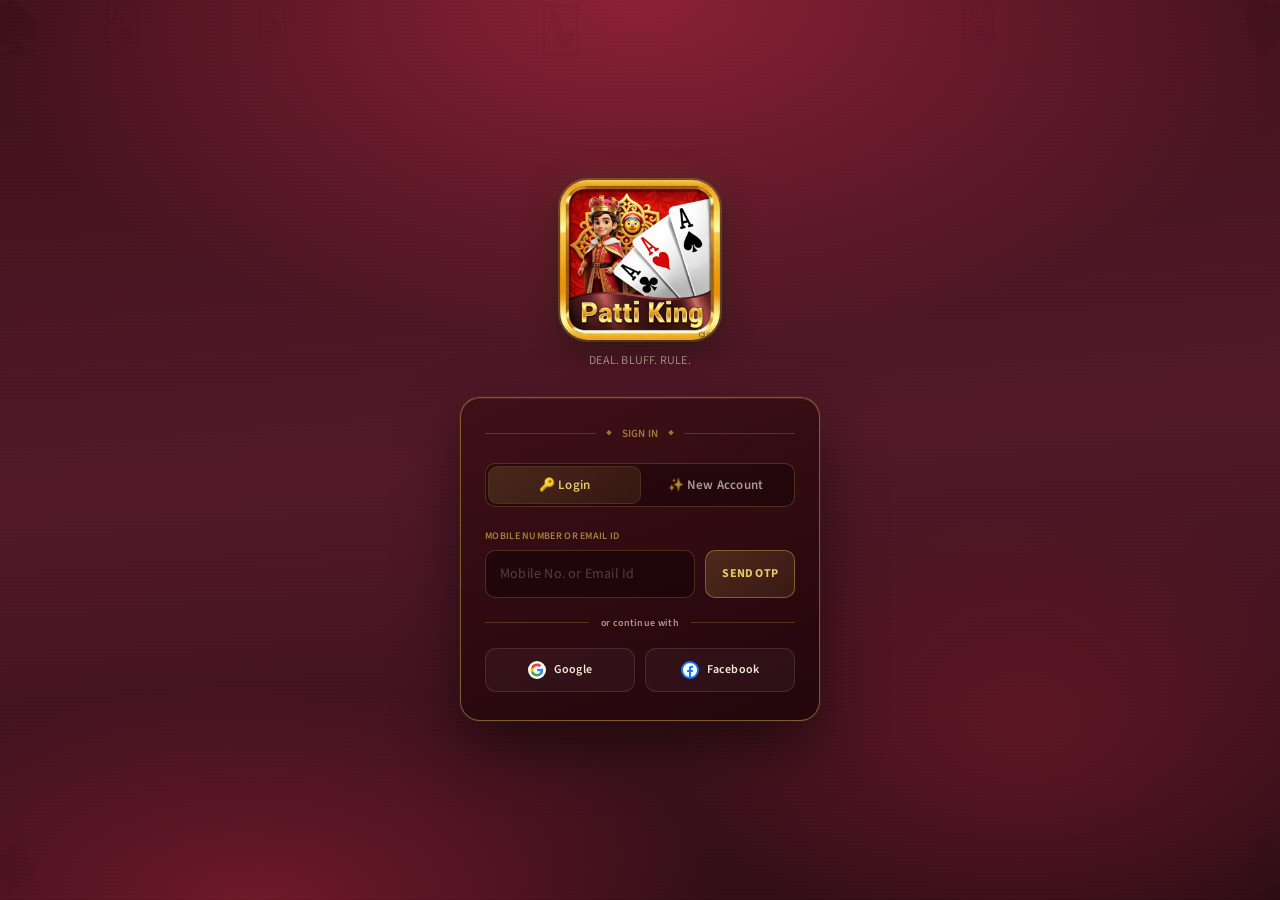
<file: patti_king_combined.html>
<!DOCTYPE html>
<html lang="en">
<head>
<meta charset="UTF-8">
<meta name="viewport" content="width=device-width, initial-scale=1.0, user-scalable=no">
<title>Patti King</title>
<link href="https://fonts.googleapis.com/css2?family=Libre+Baskerville:wght@400;700&family=Source+Sans+3:wght@300;400;600;700&display=swap" rel="stylesheet">
<style>
/* ════════════════════════════
   BASE RESET
════════════════════════════ */
*, *::before, *::after { margin: 0; padding: 0; box-sizing: border-box; -webkit-tap-highlight-color: transparent; }

:root {
  --g1: #3d1018;
  --g2: #4a1420;
  --g3: #521828;
  --felt: #6b1f2f;
  --gold: #c9a84c;
  --gold2: #e8c96a;
  --gold3: #f5dfa0;
  --border: rgba(201,168,76,0.5);
  --border2: rgba(201,168,76,0.25);
  --text: #f0e8d5;
  --muted: rgba(240,232,213,0.65);
  --green: #5dba7d;
  --red: #e06060;
  --nav-h: 68px;
}

html, body {
  height: 100%; width: 100%;
  background: var(--g1);
  overflow: hidden;
  font-family: 'Source Sans 3', Arial, sans-serif;
}

/* ════════════════════════════
   PAGE WRAPPER SYSTEM
════════════════════════════ */
.page-screen {
  position: fixed;
  inset: 0;
  z-index: 1;
  opacity: 0;
  visibility: hidden;
  transition: opacity 0.4s ease, visibility 0.4s ease;
  pointer-events: none;
}
.page-screen.active {
  opacity: 1;
  visibility: visible;
  pointer-events: all;
  z-index: 10;
}

/* ════════════════════════════
   LOGIN PAGE CSS
════════════════════════════ */

*, *::before, *::after { margin: 0; padding: 0; box-sizing: border-box; -webkit-tap-highlight-color: transparent; }

:root {
  --g1: #120508;
  --g2: #1a0609;
  --g3: #1e080b;
  --felt: #2a0a0f;
  --gold: #c9a84c;
  --gold2: #e8c96a;
  --gold3: #f5dfa0;
  --border: rgba(201,168,76,0.35);
  --border2: rgba(201,168,76,0.15);
  --text: #f0e8d5;
  --muted: rgba(240,232,213,0.45);
}

html, body {
  height: 100%;
  background: var(--g1);
  overflow: hidden;
}

/* ── BACKGROUND ── */
.bg {
  position: fixed; inset: 0;
  background:
    radial-gradient(ellipse 80% 60% at 50% 0%, #4a0d14 0%, transparent 65%),
    radial-gradient(ellipse 60% 40% at 20% 100%, #33080e 0%, transparent 60%),
    radial-gradient(ellipse 50% 50% at 80% 80%, #2a0a10 0%, transparent 55%),
    linear-gradient(175deg, #120508 0%, #1e080c 50%, #0e0307 100%);
  z-index: 0;
}

/* Fabric texture */
.bg::before {
  content: '';
  position: fixed; inset: 0;
  background-image:
    repeating-linear-gradient(0deg, transparent, transparent 3px, rgba(255,255,255,0.012) 3px, rgba(255,255,255,0.012) 4px),
    repeating-linear-gradient(90deg, transparent, transparent 3px, rgba(255,255,255,0.008) 3px, rgba(255,255,255,0.008) 4px);
  z-index: 1;
}

/* Corner ornaments */
.corner { position: fixed; font-size: 80px; opacity: 0.06; z-index: 2; line-height: 1; }
.corner-tl { top: -10px; left: -10px; transform: rotate(-10deg); }
.corner-tr { top: -10px; right: -10px; transform: rotate(10deg) scaleX(-1); }
.corner-bl { bottom: -10px; left: -10px; transform: rotate(10deg); }
.corner-br { bottom: -10px; right: -10px; transform: rotate(-10deg) scaleX(-1); }

/* Floating cards BG */
.float-card {
  position: fixed;
  font-size: 48px;
  opacity: 0.04;
  z-index: 2;
  animation: drift linear infinite;
}
@keyframes drift {
  0% { transform: translateY(110vh) rotate(-15deg); }
  100% { transform: translateY(-20vh) rotate(15deg); }
}

/* ── MAIN CONTAINER ── */
.container {
  position: relative; z-index: 10;
  height: 100vh;
  display: flex; flex-direction: column;
  align-items: center; justify-content: center;
  padding: 24px 20px;
  overflow-y: auto;
}


/* ── LOGO ── */
.logo-wrap {
  display: flex; justify-content: center;
  margin-bottom: 12px;
  animation: logoIn 1s cubic-bezier(0.34, 1.56, 0.64, 1) both;
}
@keyframes logoIn {
  from { opacity: 0; transform: scale(0.5) translateY(-20px); }
  to { opacity: 1; transform: scale(1) translateY(0); }
}
.app-logo {
  width: 160px; height: 160px;
  border-radius: 28px;
  box-shadow:
    0 8px 32px rgba(0,0,0,0.6),
    0 0 0 2px rgba(201,168,76,0.4),
    0 0 30px rgba(201,168,76,0.2);
  object-fit: cover;
}

/* ── HERO ── */
.hero {
  text-align: center;
  margin-bottom: 28px;
  animation: fadeDown 0.9s cubic-bezier(0.22, 1, 0.36, 1) both;
}
@keyframes fadeDown {
  from { opacity: 0; transform: translateY(-28px); }
  to { opacity: 1; transform: translateY(0); }
}

.crown-row {
  display: flex; align-items: center; justify-content: center;
  gap: 14px;
  margin-bottom: 10px;
}

.crown-line {
  height: 1px; width: 50px;
  background: linear-gradient(90deg, transparent, var(--gold), transparent);
}

.crown { font-size: 28px; filter: drop-shadow(0 0 12px rgba(201,168,76,0.6)); }

.card-fan {
  display: flex; justify-content: center;
  margin-bottom: 16px;
  perspective: 300px;
}

.fan-card {
  width: 44px; height: 62px;
  background: linear-gradient(135deg, #fff8f0, #fdf0e0);
  border-radius: 5px;
  border: 1px solid rgba(0,0,0,0.1);
  box-shadow: 2px 4px 12px rgba(0,0,0,0.5), inset 0 1px 0 rgba(255,255,255,0.9);
  display: flex; align-items: center; justify-content: center;
  font-size: 22px;
  animation: fanIn 0.8s cubic-bezier(0.34, 1.56, 0.64, 1) both;
}
.fan-card:nth-child(1) { transform: rotate(-20deg) translateX(8px) translateY(6px); animation-delay: 0.1s; z-index: 1; }
.fan-card:nth-child(2) { transform: rotate(0deg) translateY(-4px); animation-delay: 0.2s; z-index: 3; }
.fan-card:nth-child(3) { transform: rotate(20deg) translateX(-8px) translateY(6px); animation-delay: 0.3s; z-index: 2; }

.fan-card.red { color: #b52a2a; }
.fan-card.black { color: #1a1a2e; }

@keyframes fanIn {
  from { opacity: 0; transform: rotate(0deg) scale(0.3); }
}

.game-title {
  font-family: 'Libre Baskerville', Georgia, serif;
  font-size: clamp(26px, 7vw, 38px);
  font-weight: 700;
  letter-spacing: 0.3px;
  background: linear-gradient(160deg, var(--gold3) 0%, var(--gold) 50%, #a87c30 100%);
  -webkit-background-clip: text; -webkit-text-fill-color: transparent; background-clip: text;
  filter: drop-shadow(0 2px 8px rgba(201,168,76,0.3));
  line-height: 1.2;
  margin-bottom: 4px;
}

.marathi-sub {
  font-family: 'Source Sans 3', Arial, sans-serif;
  font-size: 12px;
  color: var(--muted);
  letter-spacing: 0.2px;
  text-transform: uppercase;
}


/* ── SMART INPUT ── */
.smart-group { position: relative; }

.smart-otp-row {
  display: flex;
  gap: 10px;
  align-items: stretch;
}

.smart-otp-row .input-wrap {
  flex: 1;
  position: relative;
}

.smart-wrap {
  transition: box-shadow 0.3s ease, border-color 0.3s ease;
}
.smart-wrap input {
  padding-left: 14px !important;
}
.smart-wrap.is-phone {
  border-color: rgba(201,168,76,0.6) !important;
  box-shadow: 0 0 0 2px rgba(201,168,76,0.15), inset 0 1px 0 rgba(255,255,255,0.05) !important;
}
.smart-wrap.is-email {
  border-color: rgba(201,168,76,0.6) !important;
  box-shadow: 0 0 0 2px rgba(201,168,76,0.15), inset 0 1px 0 rgba(255,255,255,0.05) !important;
}

.input-type-badge {
  position: absolute;
  right: 10px;
  top: 50%;
  transform: translateY(-50%);
  font-size: 10px;
  font-family: 'Source Sans 3', Arial, sans-serif;
  letter-spacing: 0.2px;
  font-weight: 600;
  padding: 2px 7px;
  border-radius: 20px;
  opacity: 0;
  transition: all 0.3s ease;
  pointer-events: none;
}
.input-type-badge.phone-badge {
  background: rgba(201,168,76,0.15);
  color: var(--gold2);
  border: 1px solid rgba(201,168,76,0.3);
  opacity: 1;
}
.input-type-badge.email-badge {
  background: rgba(201,168,76,0.15);
  color: var(--gold2);
  border: 1px solid rgba(201,168,76,0.3);
  opacity: 1;
}

/* Send OTP Button */
.btn-send-otp {
  flex-shrink: 0;
  padding: 0 16px;
  background: linear-gradient(135deg, rgba(201,168,76,0.2), rgba(201,168,76,0.1));
  border: 1px solid rgba(201,168,76,0.45);
  border-radius: 10px;
  color: var(--gold2);
  font-family: 'Source Sans 3', Arial, sans-serif;
  font-size: 12px;
  font-weight: 700;
  letter-spacing: 0.2px;
  text-transform: uppercase;
  cursor: pointer;
  transition: all 0.25s ease;
  white-space: nowrap;
}
.btn-send-otp:hover {
  background: linear-gradient(135deg, rgba(201,168,76,0.35), rgba(201,168,76,0.2));
  box-shadow: 0 0 14px rgba(201,168,76,0.25);
}
.btn-send-otp:disabled {
  opacity: 0.45;
  cursor: not-allowed;
}
.btn-send-otp.sent {
  background: rgba(201,168,76,0.08);
  color: var(--muted);
  border-color: var(--border2);
}

/* OTP 6-box style */
.otp-boxes-row {
  display: flex;
  gap: 6px;
  justify-content: center;
  margin-top: 4px;
}
.otp-box {
  width: 40px !important;
  height: 44px !important;
  min-width: unset !important;
  max-width: 40px !important;
  padding: 0 !important;
  background: rgba(0,0,0,0.35) !important;
  border: 1px solid var(--border) !important;
  border-radius: 8px !important;
  color: var(--gold2) !important;
  font-size: 16px !important;
  font-weight: 700 !important;
  text-align: center !important;
  font-family: 'Libre Baskerville', Georgia, serif !important;
  outline: none !important;
  transition: all 0.2s ease;
  -moz-appearance: textfield !important;
  -webkit-appearance: none !important;
  box-sizing: border-box !important;
  flex: none !important;
}
.otp-box::-webkit-inner-spin-button,
.otp-box::-webkit-outer-spin-button { -webkit-appearance: none; }
.otp-box:focus {
  border-color: var(--gold);
  box-shadow: 0 0 0 2px rgba(201,168,76,0.2);
  background: rgba(201,168,76,0.08);
}
.otp-box.filled {
  border-color: rgba(201,168,76,0.6);
  background: rgba(201,168,76,0.1);
}

.otp-timer-row {
  display: flex;
  justify-content: flex-end;
  margin-top: 8px;
  min-height: 18px;
}
.otp-timer-txt {
  font-family: 'Source Sans 3', Arial, sans-serif;
  font-size: 11px;
  color: var(--muted);
  letter-spacing: 0.2px;
}
.resend-link {
  font-family: 'Source Sans 3', Arial, sans-serif;
  font-size: 11px;
  color: var(--gold);
  letter-spacing: 0.2px;
  cursor: pointer;
  text-decoration: underline;
  opacity: 0.8;
}

.smart-hint {
  font-family: 'Source Sans 3', Arial, sans-serif;
  font-size: 10px;
  color: var(--muted);
  letter-spacing: 0.1px;
  margin-top: 6px;
  padding-left: 2px;
  transition: opacity 0.3s ease;
  opacity: 0.6;
}
.smart-hint.hide { opacity: 0; }


/* Register inputs — no icon, left aligned */
.reg-wrap input {
  padding-left: 14px !important;
}

/* ── LOGIN CARD ── */
.login-card {
  width: 100%;
  max-width: 360px;
  background: linear-gradient(160deg, rgba(61,14,20,0.85), rgba(32,6,11,0.95));
  border: 1px solid var(--border);
  border-radius: 20px;
  padding: 28px 24px;
  backdrop-filter: blur(24px);
  box-shadow:
    0 24px 60px rgba(0,0,0,0.5),
    0 0 0 1px rgba(201,168,76,0.08),
    inset 0 1px 0 rgba(201,168,76,0.12);
  animation: fadeUp 0.9s cubic-bezier(0.22, 1, 0.36, 1) 0.2s both;
}
@keyframes fadeUp {
  from { opacity: 0; transform: translateY(32px); }
  to { opacity: 1; transform: translateY(0); }
}

/* Top divider */
.card-divider {
  display: flex; align-items: center; gap: 10px;
  margin-bottom: 22px;
}
.card-divider .line { flex: 1; height: 1px; background: var(--border2); }
.card-divider .diamond { color: var(--gold); font-size: 10px; opacity: 0.7; }
.card-divider span {
  font-family: 'Source Sans 3', Arial, sans-serif;
  font-size: 11px; font-weight: 600;
  letter-spacing: 0.1px; text-transform: uppercase;
  color: var(--gold); opacity: 0.7;
}

/* ── TABS ── */
.tabs {
  display: flex; gap: 0;
  background: rgba(0,0,0,0.3);
  border: 1px solid var(--border2);
  border-radius: 10px;
  padding: 3px;
  margin-bottom: 22px;
}

.tab {
  flex: 1; padding: 9px 6px;
  border: none; background: transparent;
  color: var(--muted);
  font-family: 'Source Sans 3', Arial, sans-serif;
  font-size: 13px; font-weight: 600;
  letter-spacing: 0.2px;
  border-radius: 8px;
  cursor: pointer;
  transition: all 0.25s ease;
}

.tab.active {
  background: linear-gradient(135deg, rgba(201,168,76,0.2), rgba(201,168,76,0.1));
  color: var(--gold2);
  box-shadow: 0 0 0 1px rgba(201,168,76,0.25);
}

/* ── PANELS ── */
.panel { display: none; }
.panel.active { display: block; animation: panelIn 0.3s ease both; }
@keyframes panelIn { from { opacity: 0; transform: translateX(8px); } }

/* ── INPUT ── */
.input-group { margin-bottom: 16px; position: relative; }

.input-label {
  display: block;
  font-family: 'Source Sans 3', Arial, sans-serif;
  font-size: 10px; font-weight: 600;
  letter-spacing: 0.3px; text-transform: uppercase;
  color: var(--gold); opacity: 0.75;
  margin-bottom: 7px;
}

.input-wrap { position: relative; }

.input-wrap .icon {
  position: absolute; left: 14px; top: 50%;
  transform: translateY(-50%);
  font-size: 16px; pointer-events: none;
  opacity: 0.6;
}

input[type="tel"], input[type="text"], input[type="number"], input[type="email"], input[type="password"] {
  width: 100%;
  background: rgba(0,0,0,0.35);
  border: 1px solid var(--border2);
  border-radius: 10px;
  padding: 13px 14px;
  color: var(--text);
  font-family: 'Source Sans 3', Arial, sans-serif;
  font-size: 14px; font-weight: 400;
  letter-spacing: 0.2px;
  outline: none;
  transition: border-color 0.2s, box-shadow 0.2s;
  -webkit-appearance: none;
}

input:focus {
  border-color: rgba(201,168,76,0.5);
  box-shadow: 0 0 0 3px rgba(201,168,76,0.08);
}

input::placeholder { color: rgba(240,232,213,0.25); font-size: 14px; }

/* OTP row */
.otp-row { display: flex; gap: 8px; align-items: center; }
.otp-row input { flex: 1; }

.btn-otp {
  white-space: nowrap;
  background: rgba(201,168,76,0.12);
  border: 1px solid rgba(201,168,76,0.3);
  color: var(--gold2);
  border-radius: 10px;
  padding: 13px 14px;
  font-family: 'Source Sans 3', Arial, sans-serif;
  font-size: 12px; font-weight: 600;
  letter-spacing: 0.2px;
  cursor: pointer;
  transition: all 0.2s;
  flex-shrink: 0;
}
.btn-otp:hover { background: rgba(201,168,76,0.2); }
.btn-otp:disabled { opacity: 0.4; cursor: not-allowed; }
.btn-otp.sent { color: #5dba7d; border-color: rgba(93,186,125,0.4); }

/* ── PRIMARY BUTTON ── */
.btn-primary {
  width: 100%;
  padding: 15px;
  background: linear-gradient(135deg, #c9a84c, #a87c30);
  border: none; border-radius: 12px;
  color: #0b1a0e;
  font-family: 'Source Sans 3', Arial, sans-serif;
  font-size: 15px; font-weight: 700;
  letter-spacing: 0.3px; text-transform: uppercase;
  cursor: pointer;
  box-shadow: 0 6px 20px rgba(168,124,48,0.35), inset 0 1px 0 rgba(255,255,255,0.2);
  transition: all 0.2s;
  position: relative; overflow: hidden;
  margin-top: 4px;
}

.btn-primary::before {
  content: '';
  position: absolute; inset: 0;
  background: linear-gradient(135deg, rgba(255,255,255,0.15), transparent);
  opacity: 0; transition: opacity 0.2s;
}

.btn-primary:hover { transform: translateY(-1px); box-shadow: 0 10px 28px rgba(168,124,48,0.45); }
.btn-primary:hover::before { opacity: 1; }
.btn-primary:active { transform: translateY(0); }

/* ── DIVIDER ── */
.or-divider {
  display: flex; align-items: center; gap: 12px;
  margin: 18px 0;
}
.or-divider .l { flex: 1; height: 1px; background: var(--border2); }
.or-divider span {
  font-family: 'Source Sans 3', Arial, sans-serif;
  font-size: 10px; font-weight: 600;
  letter-spacing: 0.3px; color: var(--muted);
}

/* ── SOCIAL BUTTONS ── */
.social-row { display: flex; gap: 10px; }

.btn-social {
  flex: 1;
  display: flex; align-items: center; justify-content: center; gap: 8px;
  padding: 12px 8px;
  background: rgba(255,255,255,0.04);
  border: 1px solid rgba(255,255,255,0.1);
  border-radius: 11px;
  color: var(--text);
  font-family: 'Source Sans 3', Arial, sans-serif;
  font-size: 12px; font-weight: 600;
  letter-spacing: 0.1px;
  cursor: pointer;
  transition: all 0.2s;
}

.btn-social:hover {
  background: rgba(255,255,255,0.08);
  border-color: rgba(255,255,255,0.2);
  transform: translateY(-1px);
}

.btn-social .s-icon { width: 18px; height: 18px; border-radius: 50%; display: flex; align-items: center; justify-content: center; font-size: 13px; flex-shrink: 0; }
.btn-social.google .s-icon { background: #fff; }
.btn-social.facebook .s-icon { background: #1877f2; font-size: 12px; }

/* ── GUEST ── */
.guest-link {
  text-align: center;
  margin-top: 18px;
}
.guest-link button {
  background: none; border: none;
  font-family: 'Source Sans 3', Arial, sans-serif;
  font-size: 12px; font-weight: 600;
  letter-spacing: 0.2px; text-transform: uppercase;
  color: var(--muted);
  cursor: pointer;
  transition: color 0.2s;
  text-decoration: underline;
  text-underline-offset: 3px;
  text-decoration-color: rgba(240,232,213,0.2);
}
.guest-link button:hover { color: var(--gold2); }

/* ── TOAST ── */
.toast {
  position: fixed; top: 20px; left: 50%;
  transform: translateX(-50%) translateY(-80px);
  background: rgba(10,25,15,0.97);
  border: 1px solid var(--border);
  color: var(--text);
  padding: 11px 22px;
  border-radius: 50px;
  font-family: 'Source Sans 3', Arial, sans-serif;
  font-size: 13px; letter-spacing: 0.2px;
  z-index: 999;
  transition: transform 0.35s cubic-bezier(0.34, 1.56, 0.64, 1);
  white-space: nowrap;
  box-shadow: 0 8px 24px rgba(0,0,0,0.4);
}
.toast.show { transform: translateX(-50%) translateY(0); }
.toast.success { border-color: rgba(93,186,125,0.5); color: #5dba7d; }
.toast.error { border-color: rgba(220,80,80,0.5); color: #e06060; }

/* ── SUCCESS SCREEN ── */
.success-screen {
  display: none;
  position: fixed; inset: 0; z-index: 50;
  background: radial-gradient(ellipse at center, #4a0d14, #150306);
  align-items: center; justify-content: center; flex-direction: column;
  text-align: center; padding: 40px;
}
.success-screen.show { display: flex; animation: fadeIn 0.4s ease; }
@keyframes fadeIn { from { opacity: 0; } }

.success-avatar {
  width: 90px; height: 90px;
  background: linear-gradient(135deg, rgba(201,168,76,0.2), rgba(201,168,76,0.05));
  border: 2px solid var(--border);
  border-radius: 50%;
  font-size: 44px;
  display: flex; align-items: center; justify-content: center;
  margin-bottom: 20px;
  box-shadow: 0 0 40px rgba(201,168,76,0.2);
  animation: popIn 0.5s cubic-bezier(0.34, 1.56, 0.64, 1) both;
}
@keyframes popIn { from { transform: scale(0); opacity: 0; } }

.success-title {
  font-family: 'Libre Baskerville', Georgia, serif;
  font-size: 28px; font-weight: 700;
  background: linear-gradient(135deg, var(--gold3), var(--gold));
  -webkit-background-clip: text; -webkit-text-fill-color: transparent; background-clip: text;
  margin-bottom: 8px;
}

.success-name {
  font-family: 'Source Sans 3', Arial, sans-serif;
  font-size: 20px; font-weight: 600;
  color: var(--text);
  margin-bottom: 6px;
  letter-spacing: 0.3px;
}

.success-coins {
  font-family: 'Source Sans 3', Arial, sans-serif;
  font-size: 15px; color: var(--gold);
  margin-bottom: 32px;
  letter-spacing: 0.2px;
}

.btn-enter {
  background: linear-gradient(135deg, #c9a84c, #a87c30);
  border: none; border-radius: 50px;
  color: #0b1a0e;
  font-family: 'Source Sans 3', Arial, sans-serif;
  font-size: 14px; font-weight: 700;
  letter-spacing: 0.1px; text-transform: uppercase;
  padding: 16px 48px;
  cursor: pointer;
  box-shadow: 0 8px 24px rgba(168,124,48,0.4);
  transition: all 0.2s;
}
.btn-enter:hover { transform: translateY(-2px); box-shadow: 0 12px 32px rgba(168,124,48,0.5); }

/* Coin rain */
.coin-rain { position: fixed; inset: 0; pointer-events: none; z-index: 49; }
.coin { position: absolute; top: -40px; font-size: 20px; animation: rain linear forwards; }
@keyframes rain {
  to { transform: translateY(110vh) rotate(360deg); opacity: 0; }
}

/* Countdown */
.otp-timer { font-size: 11px; color: var(--muted); margin-top: 6px; text-align: right; display: none; font-family: 'Source Sans 3', Arial, sans-serif; letter-spacing: 0.2px; }


/* ════════════════════════════
   LOBBY PAGE CSS
════════════════════════════ */

*, *::before, *::after { margin: 0; padding: 0; box-sizing: border-box; -webkit-tap-highlight-color: transparent; }

:root {
  --g1: #3d1018;
  --g2: #4a1420;
  --g3: #521828;
  --felt: #6b1f2f;
  --gold: #c9a84c;
  --gold2: #e8c96a;
  --gold3: #f5dfa0;
  --border: rgba(201,168,76,0.5);
  --border2: rgba(201,168,76,0.25);
  --text: #f0e8d5;
  --muted: rgba(240,232,213,0.65);
  --green: #5dba7d;
  --red: #e06060;
  --nav-h: 68px;
}

html, body {
  height: 100%; width: 100%;
  background: var(--g1);
  overflow: hidden;
  font-family: 'Source Sans 3', Arial, sans-serif;
}

/* ── BACKGROUND ── */
.bg {
  position: fixed; inset: 0;
  background:
    radial-gradient(ellipse 80% 60% at 50% 0%, #8b2035 0%, transparent 65%),
    radial-gradient(ellipse 60% 40% at 20% 100%, #6e1828 0%, transparent 60%),
    radial-gradient(ellipse 50% 50% at 80% 80%, #5c1522 0%, transparent 55%),
    linear-gradient(175deg, #3d1018 0%, #521828 50%, #2e0c14 100%);
  z-index: 0;
}
.bg::before {
  content: '';
  position: fixed; inset: 0;
  background-image:
    repeating-linear-gradient(0deg, transparent, transparent 3px, rgba(255,255,255,0.012) 3px, rgba(255,255,255,0.012) 4px),
    repeating-linear-gradient(90deg, transparent, transparent 3px, rgba(255,255,255,0.008) 3px, rgba(255,255,255,0.008) 4px);
  z-index: 1;
}

/* ── MAIN WRAPPER ── */
.app {
  position: relative; z-index: 10;
  height: 100vh;
  display: flex; flex-direction: column;
  overflow: hidden;
}

/* ── TOP HEADER ── */
.header {
  flex-shrink: 0;
  padding: 14px 18px 10px;
  display: flex; align-items: center; justify-content: space-between;
  background: linear-gradient(180deg, rgba(30,6,12,0.9) 0%, transparent 100%);
  position: relative; z-index: 20;
}

.header-left { display: flex; align-items: center; gap: 12px; }

.avatar {
  width: 42px; height: 42px;
  background: linear-gradient(135deg, rgba(201,168,76,0.3), rgba(201,168,76,0.1));
  border: 1.5px solid var(--border);
  border-radius: 12px;
  display: flex; align-items: center; justify-content: center;
  font-size: 20px;
  box-shadow: 0 4px 12px rgba(0,0,0,0.3);
}

.player-info { display: flex; flex-direction: column; gap: 1px; }
.player-name {
  font-size: 14px; font-weight: 700;
  color: var(--text); letter-spacing: 0.2px;
}
.player-level {
  font-size: 10px; font-weight: 600;
  color: var(--gold); letter-spacing: 0.5px;
  text-transform: uppercase; opacity: 0.8;
}

.header-right { display: flex; align-items: center; gap: 10px; }

.balance-chip {
  display: flex; align-items: center; gap: 6px;
  background: linear-gradient(135deg, rgba(201,168,76,0.18), rgba(201,168,76,0.08));
  border: 1px solid var(--border);
  border-radius: 50px;
  padding: 6px 12px;
  box-shadow: 0 0 14px rgba(201,168,76,0.12);
}
.balance-chip .coin-icon { font-size: 14px; }
.balance-chip .amount {
  font-size: 14px; font-weight: 700;
  color: var(--gold2); letter-spacing: 0.5px;
}

.balance-chip .coin-icon { display:flex; align-items:center; }
.balance-chip .amount {
  font-size: 14px; font-weight: 700;
  color: var(--gold2); letter-spacing: 0.2px;
}
.reload-btn {
  width: 20px; height: 20px;
  background: rgba(201,168,76,0.25);
  border-left: 1px solid rgba(201,168,76,0.3);
  border-radius: 0 50px 50px 0;
  display: flex; align-items: center; justify-content: center;
  cursor: pointer;
  margin-left: 4px;
  margin-right: -8px;
  transition: background 0.2s;
  padding-right: 2px;
}
.reload-btn:hover { background: rgba(201,168,76,0.4); }
.reload-btn:active { transform: scale(0.9); }

.notif-btn {
  width: 36px; height: 36px;
  background: rgba(255,255,255,0.06);
  border: 1px solid rgba(255,255,255,0.1);
  border-radius: 10px;
  display: flex; align-items: center; justify-content: center;
  font-size: 16px; cursor: pointer;
  position: relative;
  transition: background 0.2s;
}
.notif-btn:hover { background: rgba(255,255,255,0.1); }
.notif-dot {
  position: absolute; top: 6px; right: 6px;
  width: 7px; height: 7px;
  background: #e06060; border-radius: 50%;
  border: 1.5px solid var(--g1);
}

/* ── SCROLL AREA ── */
.scroll-area {
  flex: 1;
  overflow-y: auto;
  overflow-x: hidden;
  padding: 0 0 calc(var(--nav-h) + 16px);
  -webkit-overflow-scrolling: touch;
}
.scroll-area::-webkit-scrollbar { display: none; }

/* ── SECTION TITLES ── */
.section-header {
  display: flex; align-items: center; justify-content: space-between;
  padding: 18px 18px 10px;
}
.section-title {
  font-family: 'Source Sans 3', Arial, sans-serif;
  font-size: 15px; font-weight: 700;
  color: var(--text); letter-spacing: 0.2px;
}
.section-title span { color: var(--gold); }
.see-all {
  font-size: 10px; font-weight: 700; letter-spacing: 0.5px;
  text-transform: uppercase; color: var(--gold);
  opacity: 0.7; cursor: pointer;
  text-decoration: underline; text-underline-offset: 3px;
  text-decoration-color: rgba(201,168,76,0.3);
  transition: opacity 0.2s;
}
.see-all:hover { opacity: 1; }

/* ── FEATURED BANNER ── */
.featured-banner {
  margin: 4px 18px 0;
  background: linear-gradient(135deg, rgba(110,30,48,0.9), rgba(60,10,20,0.95));
  border: 1px solid var(--border);
  border-radius: 18px;
  padding: 20px 20px 18px;
  position: relative; overflow: hidden;
  box-shadow: 0 8px 32px rgba(0,0,0,0.4), inset 0 1px 0 rgba(201,168,76,0.15);
  animation: fadeUp 0.6s cubic-bezier(0.22,1,0.36,1) both;
}
@keyframes fadeUp {
  from { opacity: 0; transform: translateY(20px); }
  to { opacity: 1; transform: translateY(0); }
}

/* Shimmer bg pattern */
.featured-banner::before {
  content: '';
  position: absolute; inset: 0;
  background: repeating-linear-gradient(
    45deg,
    transparent, transparent 20px,
    rgba(201,168,76,0.025) 20px, rgba(201,168,76,0.025) 21px
  );
}
.featured-banner::after {
  content: '♠';
  position: absolute; right: -10px; bottom: -20px;
  font-size: 120px; opacity: 0.04; line-height: 1;
  pointer-events: none;
}

.banner-badge {
  display: inline-flex; align-items: center; gap: 5px;
  background: linear-gradient(135deg, #c9a84c, #a87c30);
  border-radius: 50px; padding: 4px 10px;
  font-size: 9px; font-weight: 700; letter-spacing: 0.5px;
  text-transform: uppercase; color: #0b1a0e;
  margin-bottom: 10px;
  box-shadow: 0 2px 8px rgba(168,124,48,0.4);
  animation: pulse 2s ease-in-out infinite;
}
@keyframes pulse {
  0%, 100% { box-shadow: 0 2px 8px rgba(168,124,48,0.4); }
  50% { box-shadow: 0 2px 16px rgba(168,124,48,0.7); }
}

.banner-title {
  font-family: 'Libre Baskerville', Georgia, serif;
  font-size: 20px; font-weight: 700; letter-spacing: 0.3px;
  color: var(--text); line-height: 1.25;
  margin-bottom: 6px;
}
.banner-title span {
  background: linear-gradient(135deg, var(--gold3), var(--gold));
  -webkit-background-clip: text; -webkit-text-fill-color: transparent; background-clip: text;
}

.banner-prize {
  font-size: 22px; font-weight: 700;
  background: linear-gradient(135deg, var(--gold3), var(--gold));
  -webkit-background-clip: text; -webkit-text-fill-color: transparent; background-clip: text;
  filter: drop-shadow(0 2px 8px rgba(201,168,76,0.3));
  margin-bottom: 14px;
  letter-spacing: 0.2px;
}

.banner-meta {
  display: flex; gap: 16px; align-items: center;
  margin-bottom: 16px; flex-wrap: wrap;
}
.meta-item {
  display: flex; align-items: center; gap: 5px;
  font-size: 11px; font-weight: 600; letter-spacing: 0.2px;
  color: var(--muted);
}
.meta-item .dot { font-size: 13px; }

.banner-actions { display: flex; gap: 10px; align-items: center; }

.btn-join-now {
  flex: 1;
  padding: 13px;
  background: linear-gradient(135deg, #c9a84c, #a87c30);
  border: none; border-radius: 12px;
  color: #0b1a0e;
  font-family: 'Source Sans 3', Arial, sans-serif;
  font-size: 13px; font-weight: 700;
  letter-spacing: 0.5px; text-transform: uppercase;
  cursor: pointer;
  box-shadow: 0 6px 20px rgba(168,124,48,0.4), inset 0 1px 0 rgba(255,255,255,0.2);
  transition: all 0.2s;
}
.btn-join-now:hover { transform: translateY(-1px); box-shadow: 0 10px 28px rgba(168,124,48,0.5); }
.btn-join-now:active { transform: translateY(0); }

.btn-details {
  padding: 13px 16px;
  background: rgba(201,168,76,0.1);
  border: 1px solid var(--border);
  border-radius: 12px;
  color: var(--gold2);
  font-family: 'Source Sans 3', Arial, sans-serif;
  font-size: 13px; font-weight: 700;
  letter-spacing: 0.2px;
  cursor: pointer;
  transition: all 0.2s;
}
.btn-details:hover { background: rgba(201,168,76,0.18); }

/* Countdown */
.countdown-strip {
  display: flex; gap: 10px; align-items: center;
  margin-top: 14px; padding-top: 14px;
  border-top: 1px solid var(--border2);
}
.countdown-label {
  font-size: 9px; font-weight: 700; letter-spacing: 0.5px;
  text-transform: uppercase; color: var(--muted);
}
.countdown-boxes { display: flex; gap: 6px; align-items: center; }
.cd-box {
  background: rgba(0,0,0,0.3);
  border: 1px solid var(--border2);
  border-radius: 6px;
  padding: 4px 8px;
  text-align: center; min-width: 36px;
}
.cd-num {
  font-family: 'Source Sans 3', Arial, sans-serif;
  font-size: 16px; font-weight: 700;
  color: var(--gold2); line-height: 1;
}
.cd-unit {
  font-size: 8px; font-weight: 700; letter-spacing: 0.2px;
  color: var(--muted); text-transform: uppercase;
}
.cd-sep { color: var(--gold); font-size: 14px; font-weight: 700; opacity: 0.6; }

/* ── TABS BAR (below header) ── */
.tabs-bar {
  flex-shrink: 0;
  padding: 4px 0 6px;
}

/* ── CATEGORY TABS ── */
.cat-scroll {
  display: flex; gap: 0;
  padding: 0;
  overflow-x: auto; flex-shrink: 0;
}
.cat-scroll::-webkit-scrollbar { display: none; }

.cat-tab {
  flex: 1;
  padding: 8px 6px;
  background: transparent;
  border: none;
  border-bottom: 2px solid transparent;
  font-size: 11px; font-weight: 700; letter-spacing: 0.3px;
  text-transform: uppercase; color: var(--muted);
  cursor: pointer; white-space: nowrap;
  text-align: center;
  transition: all 0.2s;
}
.cat-tab.active {
  border-bottom: 2px solid var(--gold);
  color: var(--gold2);
}
.cat-tab:hover:not(.active) { color: var(--text); }

/* ── TOURNAMENT CARDS ── */
.cards-list {
  display: flex; flex-direction: column; gap: 12px;
  padding: 0 18px;
}

.t-card {
  background: linear-gradient(160deg, rgba(110,30,48,0.75), rgba(55,12,22,0.9));
  border: 1px solid var(--border2);
  border-radius: 16px;
  overflow: hidden;
  box-shadow: 0 6px 24px rgba(0,0,0,0.3), inset 0 1px 0 rgba(201,168,76,0.08);
  transition: transform 0.2s, box-shadow 0.2s;
  animation: cardIn 0.5s cubic-bezier(0.22,1,0.36,1) both;
  cursor: pointer;
}
.t-card:nth-child(1) { animation-delay: 0.05s; }
.t-card:nth-child(2) { animation-delay: 0.12s; }
.t-card:nth-child(3) { animation-delay: 0.19s; }
.t-card:nth-child(4) { animation-delay: 0.26s; }
@keyframes cardIn {
  from { opacity: 0; transform: translateY(16px); }
  to { opacity: 1; transform: translateY(0); }
}
.t-card:hover { transform: translateY(-2px); box-shadow: 0 12px 32px rgba(0,0,0,0.4), 0 0 0 1px rgba(201,168,76,0.2); }
.t-card:active { transform: translateY(0); }

/* Card color accent stripe */
.t-card::before {
  content: '';
  display: block;
  height: 3px;
  background: linear-gradient(90deg, var(--gold), var(--gold2), transparent);
  opacity: 0.7;
}
.t-card.hot::before { background: linear-gradient(90deg, #e06060, #ff9966, transparent); }
.t-card.new::before { background: linear-gradient(90deg, #5dba7d, #a8e6bf, transparent); }

.card-body { padding: 14px 16px 16px; }

.card-top {
  display: flex; align-items: flex-start; justify-content: space-between;
  margin-bottom: 12px;
}
.card-title-block { flex: 1; }
.card-name {
  font-family: 'Source Sans 3', Arial, sans-serif;
  font-size: 15px; font-weight: 700;
  color: var(--text); letter-spacing: 0.2px;
  margin-bottom: 3px;
}
.card-type {
  font-size: 9px; font-weight: 700; letter-spacing: 0.5px;
  text-transform: uppercase; color: var(--muted);
}

.card-tag {
  flex-shrink: 0;
  padding: 3px 8px;
  border-radius: 50px;
  font-size: 9px; font-weight: 700; letter-spacing: 0.2px;
  text-transform: uppercase;
}
.card-tag.live {
  background: rgba(224,96,96,0.15);
  border: 1px solid rgba(224,96,96,0.4);
  color: #e06060;
  animation: blink 1.5s ease-in-out infinite;
}
@keyframes blink {
  0%, 100% { opacity: 1; }
  50% { opacity: 0.5; }
}
.card-tag.upcoming {
  background: rgba(93,186,125,0.12);
  border: 1px solid rgba(93,186,125,0.35);
  color: var(--green);
}
.card-tag.filling {
  background: rgba(201,168,76,0.12);
  border: 1px solid rgba(201,168,76,0.35);
  color: var(--gold2);
}

/* Prize + entry row */
.card-prize-row {
  display: flex; gap: 0;
  background: rgba(0,0,0,0.2);
  border: 1px solid var(--border2);
  border-radius: 10px;
  overflow: hidden;
  margin-bottom: 12px;
}
.prize-cell {
  flex: 1; padding: 9px 12px;
  border-right: 1px solid var(--border2);
  text-align: center;
}
.prize-cell:last-child { border-right: none; }
.prize-label {
  font-size: 8px; font-weight: 700; letter-spacing: 0.5px;
  text-transform: uppercase; color: var(--muted);
  margin-bottom: 3px;
}
.prize-value {
  font-family: 'Source Sans 3', Arial, sans-serif;
  font-size: 14px; font-weight: 700;
  color: var(--gold2); letter-spacing: 0.2px;
}
.prize-value.green { color: var(--green); }
.prize-value.text { font-family: 'Source Sans 3', Arial, sans-serif; font-size: 13px; }

/* Progress bar */
.progress-row {
  display: flex; flex-direction: column; gap: 5px;
  margin-bottom: 12px;
}
.progress-meta {
  display: flex; justify-content: space-between; align-items: center;
}
.progress-txt {
  font-size: 10px; font-weight: 600; letter-spacing: 0.2px;
  color: var(--muted);
}
.progress-pct {
  font-size: 10px; font-weight: 700; letter-spacing: 0.2px;
  color: var(--gold);
}
.progress-bar {
  height: 4px; background: rgba(255,255,255,0.08);
  border-radius: 50px; overflow: hidden;
}
.progress-fill {
  height: 100%; border-radius: 50px;
  background: linear-gradient(90deg, var(--gold), var(--gold2));
  transition: width 1s ease;
  box-shadow: 0 0 6px rgba(201,168,76,0.5);
}
.progress-fill.red { background: linear-gradient(90deg, #e06060, #ff9966); box-shadow: 0 0 6px rgba(224,96,96,0.5); }

/* Card bottom actions */
.card-bottom {
  display: flex; gap: 8px; align-items: center;
}
.btn-card-join {
  flex: 1; padding: 11px;
  background: linear-gradient(135deg, #c9a84c, #a87c30);
  border: none; border-radius: 10px;
  color: #0b1a0e;
  font-family: 'Source Sans 3', Arial, sans-serif;
  font-size: 12px; font-weight: 700;
  letter-spacing: 0.3px; text-transform: uppercase;
  cursor: pointer;
  box-shadow: 0 4px 14px rgba(168,124,48,0.35), inset 0 1px 0 rgba(255,255,255,0.2);
  transition: all 0.2s;
}
.btn-card-join:hover { transform: translateY(-1px); box-shadow: 0 6px 20px rgba(168,124,48,0.5); }
.btn-card-join:active { transform: translateY(0); }
.btn-card-join.disabled {
  background: rgba(201,168,76,0.2);
  color: var(--muted);
  box-shadow: none; cursor: not-allowed;
}

.btn-card-info {
  width: 38px; height: 38px;
  background: rgba(201,168,76,0.08);
  border: 1px solid var(--border2);
  border-radius: 10px;
  display: flex; align-items: center; justify-content: center;
  font-size: 14px; cursor: pointer;
  color: var(--gold); flex-shrink: 0;
  transition: background 0.2s;
}
.btn-card-info:hover { background: rgba(201,168,76,0.15); }

/* ── MY TOURNAMENTS ── */
.my-t-scroll {
  display: flex; gap: 12px;
  padding: 0 18px 4px;
  overflow-x: auto;
}
.my-t-scroll::-webkit-scrollbar { display: none; }

.my-t-card {
  flex-shrink: 0; width: 140px;
  background: linear-gradient(160deg, rgba(110,30,48,0.75), rgba(55,12,22,0.9));
  border: 1px solid var(--border2);
  border-radius: 14px;
  padding: 14px 12px;
  cursor: pointer; position: relative; overflow: hidden;
  transition: transform 0.2s;
}
.my-t-card::after {
  content: attr(data-suit);
  position: absolute; right: -5px; bottom: -8px;
  font-size: 52px; opacity: 0.05; line-height: 1;
  pointer-events: none;
}
.my-t-card:hover { transform: translateY(-2px); }
.my-t-rank {
  font-size: 9px; font-weight: 700; letter-spacing: 0.5px;
  text-transform: uppercase; color: var(--muted);
  margin-bottom: 5px;
}
.my-t-name {
  font-family: 'Source Sans 3', Arial, sans-serif;
  font-size: 13px; font-weight: 600;
  color: var(--text); margin-bottom: 8px;
  line-height: 1.3;
}
.my-t-pos {
  font-size: 18px; font-weight: 700;
  color: var(--gold2); margin-bottom: 2px;
  font-family: 'Source Sans 3', Arial, sans-serif;
}
.my-t-total {
  font-size: 9px; color: var(--muted);
  letter-spacing: 0.2px;
}

/* ── BOTTOM NAVIGATION ── */
.bottom-nav {
  position: fixed; bottom: 0; left: 0; right: 0;
  height: var(--nav-h);
  background: linear-gradient(180deg, rgba(30,6,14,0.6) 0%, rgba(20,4,10,0.98) 40%);
  backdrop-filter: blur(20px);
  border-top: 1px solid var(--border2);
  display: flex; align-items: stretch;
  z-index: 100;
  padding-bottom: env(safe-area-inset-bottom, 0px);
}

.nav-item {
  flex: 1; display: flex; flex-direction: column;
  align-items: center; justify-content: center;
  gap: 4px; cursor: pointer;
  position: relative;
  transition: all 0.2s;
  -webkit-tap-highlight-color: transparent;
}
.nav-item:active { transform: scale(0.92); }

.nav-icon { font-size: 20px; transition: transform 0.2s; display:flex; align-items:center; justify-content:center; }
.nav-icon svg { width:22px; height:22px; stroke: var(--muted); fill:none; stroke-width:1.8; stroke-linecap:round; stroke-linejoin:round; transition: stroke 0.2s; }
.nav-item.active .nav-icon svg { stroke: var(--gold2); }
.nav-label {
  font-size: 9px; font-weight: 700; letter-spacing: 0.3px;
  text-transform: uppercase; color: var(--muted);
  transition: color 0.2s;
}
.nav-item.active .nav-icon { transform: scale(1.1); }
.nav-item.active .nav-label { color: var(--gold2); }

/* Game Lobby — center highlight */
.nav-lobby .nav-icon {
  width: 46px; height: 46px;
  background: linear-gradient(135deg, #c9a84c, #a87c30);
  border-radius: 14px;
  box-shadow: 0 4px 16px rgba(168,124,48,0.45), inset 0 1px 0 rgba(255,255,255,0.2);
  transform: translateY(-10px);
  transition: all 0.2s;
}
.nav-lobby .nav-icon svg { stroke: none !important; fill: #0b1a0e; width: 26px; height: 26px; }
.nav-lobby.active .nav-icon,
.nav-lobby:hover .nav-icon { box-shadow: 0 6px 22px rgba(168,124,48,0.65); transform: translateY(-12px); }
.nav-lobby .nav-label { margin-top: 2px; }

/* Active indicator dot */
.nav-item.active::before {
  content: '';
  position: absolute; top: 8px;
  width: 4px; height: 4px;
  background: var(--gold);
  border-radius: 50%;
  box-shadow: 0 0 8px rgba(201,168,76,0.8);
}

/* ── MENU BUTTON ── */
.menu-btn {
  width: 36px; height: 36px;
  background: rgba(255,255,255,0.06);
  border: 1px solid rgba(255,255,255,0.1);
  border-radius: 10px;
  display: flex; align-items: center; justify-content: center;
  cursor: pointer;
  transition: background 0.2s;
}
.menu-btn:hover { background: rgba(255,255,255,0.12); }

/* ── OVERLAY ── */
.menu-overlay {
  position: fixed; inset: 0;
  background: rgba(0,0,0,0.55);
  backdrop-filter: blur(3px);
  z-index: 200;
  opacity: 0; pointer-events: none;
  transition: opacity 0.3s ease;
}
.menu-overlay.show { opacity: 1; pointer-events: all; }

/* ── SIDE MENU PANEL ── */
.side-menu {
  position: fixed; top: 0; right: 0;
  width: 78%; max-width: 300px;
  height: 100vh;
  background: linear-gradient(160deg, rgba(90,22,38,0.98), rgba(40,8,18,0.99));
  border-left: 1px solid var(--border);
  z-index: 300;
  display: flex; flex-direction: column;
  transform: translateX(100%);
  transition: transform 0.32s cubic-bezier(0.22,1,0.36,1);
  box-shadow: -8px 0 40px rgba(0,0,0,0.6);
}
.side-menu.show { transform: translateX(0); }

/* Menu Header */
.menu-header {
  display: flex; align-items: center; gap: 12px;
  padding: 52px 20px 18px;
}
.menu-avatar {
  width: 48px; height: 48px;
  background: linear-gradient(135deg, rgba(201,168,76,0.25), rgba(201,168,76,0.08));
  border: 1.5px solid var(--border);
  border-radius: 14px;
  display: flex; align-items: center; justify-content: center;
  flex-shrink: 0;
}
.menu-player-info { flex: 1; }
.menu-name {
  font-size: 15px; font-weight: 700;
  color: var(--text); letter-spacing: 0.2px;
}
.menu-level {
  font-size: 11px; font-weight: 600;
  color: var(--gold); opacity: 0.85;
  margin-top: 2px;
}
.menu-close {
  width: 32px; height: 32px;
  display: flex; align-items: center; justify-content: center;
  cursor: pointer; opacity: 0.6;
  transition: opacity 0.2s;
  flex-shrink: 0;
}
.menu-close:hover { opacity: 1; }

/* Divider */
.menu-divider {
  height: 1px;
  background: var(--border2);
  margin: 0 20px;
}

/* Menu Items */
.menu-items { padding: 8px 0; }
.menu-item {
  display: flex; align-items: center; gap: 14px;
  padding: 13px 20px;
  cursor: pointer;
  transition: background 0.2s;
  color: var(--text);
}
.menu-item:hover { background: rgba(201,168,76,0.07); }
.menu-item-icon {
  width: 20px; height: 20px; flex-shrink: 0;
  display: flex; align-items: center; justify-content: center;
  color: var(--muted);
}
.menu-item-icon svg { width: 18px; height: 18px; }
.menu-item span {
  flex: 1;
  font-size: 13px; font-weight: 600;
  letter-spacing: 0.2px;
}
.menu-arrow {
  color: var(--muted); font-size: 18px;
  opacity: 0.5;
}
.menu-logout {
  margin-top: auto;
  padding: 16px 20px;
  color: #e06060;
}
.menu-logout .menu-item-icon { color: #e06060; }

/* ── TOAST ── */
.toast {
  position: fixed; top: 20px; left: 50%;
  transform: translateX(-50%) translateY(-80px);
  background: rgba(60,15,25,0.97);
  border: 1px solid var(--border);
  color: var(--text);
  padding: 11px 22px;
  border-radius: 50px;
  font-family: 'Source Sans 3', Arial, sans-serif;
  font-size: 13px; letter-spacing: 0.2px;
  z-index: 999;
  transition: transform 0.35s cubic-bezier(0.34, 1.56, 0.64, 1);
  white-space: nowrap;
  box-shadow: 0 8px 24px rgba(0,0,0,0.4);
}
.toast.show { transform: translateX(-50%) translateY(0); }
.toast.success { border-color: rgba(93,186,125,0.5); color: #5dba7d; }
.toast.error { border-color: rgba(220,80,80,0.5); color: #e06060; }

/* ── EMPTY STATE ── */
.empty-my { text-align: center; padding: 20px 18px; color: var(--muted); font-size: 12px; letter-spacing: 0.2px; }

/* Divider */
.gold-divider {
  display: flex; align-items: center; gap: 10px;
  padding: 6px 18px;
}
.gold-divider .line { flex: 1; height: 1px; background: var(--border2); }
.gold-divider .diamond { color: var(--gold); font-size: 8px; opacity: 0.6; }


/* ════════════════════════════
   EXTRA / OVERLAY CSS
════════════════════════════ */

/* ── NOTIFICATION POPUP STYLES ── */
.notif-overlay {
  position: fixed; inset: 0; z-index: 300;
  background: rgba(0,0,0,0.35);
  backdrop-filter: blur(3px);
  opacity: 0;
  visibility: hidden;
  transition: opacity 0.25s ease, visibility 0.25s ease;
}
.notif-overlay.show {
  opacity: 1;
  visibility: visible;
}

.notif-popup {
  position: fixed; top: 68px; right: 14px; left: 14px;
  z-index: 301;
  background: #ffffff;
  border-radius: 18px;
  box-shadow: 0 12px 48px rgba(0,0,0,0.35), 0 2px 8px rgba(0,0,0,0.15);
  overflow: hidden;
  display: flex;
  flex-direction: column;
  max-height: 72vh;
  opacity: 0;
  visibility: hidden;
  transform: translateY(-10px) scale(0.97);
  transition: opacity 0.28s cubic-bezier(0.22,1,0.36,1),
              transform 0.28s cubic-bezier(0.22,1,0.36,1),
              visibility 0.28s;
}
.notif-popup.show {
  opacity: 1;
  visibility: visible;
  transform: translateY(0) scale(1);
}

/* Header */
.notif-popup-header {
  display: flex; align-items: center; gap: 8px;
  padding: 14px 16px 12px;
  border-bottom: 1px solid #f0f0f0;
  flex-shrink: 0;
  background: #fff;
}
.notif-popup-title {
  font-family: 'Source Sans 3', Arial, sans-serif;
  font-size: 16px; font-weight: 700; color: #1a1a1a;
  flex: 1;
}
.notif-popup-count {
  background: #e06060; color: #fff;
  font-size: 10px; font-weight: 700; letter-spacing: 0.3px;
  padding: 3px 8px; border-radius: 50px;
}
.notif-mark-all {
  font-size: 11px; font-weight: 600; color: #c9a84c;
  cursor: pointer; text-decoration: underline; text-underline-offset: 2px;
  white-space: nowrap;
}
.notif-mark-all:hover { color: #a87c30; }

/* List */
.notif-list {
  overflow-y: auto; flex: 1;
  -webkit-overflow-scrolling: touch;
}
.notif-list::-webkit-scrollbar { display: none; }

/* Each row */
.notif-row {
  display: flex; align-items: flex-start; gap: 12px;
  padding: 13px 16px;
  border-bottom: 1px solid #f5f5f5;
  background: #fff;
  cursor: pointer;
  transition: background 0.15s;
  position: relative;
}
.notif-row:last-child { border-bottom: none; }
.notif-row:hover { background: #fafafa; }
.notif-row:active { background: #f5f5f5; }
.notif-row.unread { background: #fffbf0; }
.notif-row.unread:hover { background: #fff7e0; }

.notif-row-icon {
  width: 42px; height: 42px; border-radius: 12px;
  display: flex; align-items: center; justify-content: center;
  font-size: 20px; flex-shrink: 0;
}
.notif-row-icon.trophy     { background: #fff8e1; }
.notif-row-icon.tournament { background: #fce4ec; }
.notif-row-icon.coins      { background: #fff3e0; }
.notif-row-icon.promo      { background: #e8f5e9; }
.notif-row-icon.system     { background: #e3f2fd; }

.notif-row-body { flex: 1; min-width: 0; }
.notif-row-title {
  font-size: 13px; font-weight: 600; color: #1a1a1a;
  line-height: 1.35; margin-bottom: 3px;
}
.notif-row-sub {
  font-size: 12px; color: #777; line-height: 1.4;
  margin-bottom: 4px;
}
.notif-row-time {
  font-size: 10px; color: #bbb; font-weight: 500;
}

.notif-unread-dot {
  width: 8px; height: 8px; border-radius: 50%;
  background: #e06060; flex-shrink: 0; margin-top: 5px;
}


/* ── COINS FULL PAGE ── */
.coins-overlay {
  position: fixed; inset: 0; z-index: 200;
  display: none; flex-direction: column;
  background:
    radial-gradient(ellipse 80% 60% at 50% 0%, #8b2035 0%, transparent 65%),
    radial-gradient(ellipse 60% 40% at 20% 100%, #6e1828 0%, transparent 60%),
    radial-gradient(ellipse 50% 50% at 80% 80%, #5c1522 0%, transparent 55%),
    linear-gradient(175deg, #3d1018 0%, #521828 50%, #2e0c14 100%);
}
.coins-overlay::before {
  content: '';
  position: absolute; inset: 0; pointer-events: none;
  background-image:
    repeating-linear-gradient(0deg, transparent, transparent 3px, rgba(255,255,255,0.012) 3px, rgba(255,255,255,0.012) 4px),
    repeating-linear-gradient(90deg, transparent, transparent 3px, rgba(255,255,255,0.008) 3px, rgba(255,255,255,0.008) 4px);
  z-index: 0;
}
.coins-overlay.show { display: flex; animation: coinsPageIn 0.35s cubic-bezier(0.22,1,0.36,1) both; }
@keyframes coinsPageIn { from { opacity:0; transform: translateX(100%); } to { opacity:1; transform: translateX(0); } }

.coins-page {
  position: relative; z-index: 1;
  flex: 1; display: flex; flex-direction: column;
  overflow: hidden;
}

/* Header — same as lobby header */
.coins-header {
  flex-shrink: 0;
  padding: 14px 18px 10px;
  display: flex; align-items: center; gap: 12px;
  background: linear-gradient(180deg, rgba(30,6,12,0.9) 0%, transparent 100%);
}
.coins-back {
  width: 38px; height: 38px;
  background: rgba(255,255,255,0.08);
  border: 1px solid rgba(255,255,255,0.12);
  border-radius: 11px; display: flex; align-items: center; justify-content: center;
  font-size: 18px; color: var(--text); cursor: pointer;
  transition: background 0.2s;
}
.coins-back:hover { background: rgba(255,255,255,0.14); }
.coins-title {
  font-family: 'Libre Baskerville', serif;
  font-size: 17px; font-weight: 700; color: var(--gold2);
  flex: 1;
}

/* Scroll body */
.coins-scroll {
  flex: 1; overflow-y: auto; overflow-x: hidden;
  padding: 6px 18px calc(var(--nav-h) + 20px);
  -webkit-overflow-scrolling: touch;
}
.coins-scroll::-webkit-scrollbar { display: none; }

/* Balance card — like featured banner */
.coins-balance-card {
  background: linear-gradient(135deg, rgba(110,30,48,0.85), rgba(60,10,20,0.92));
  border: 1px solid var(--border);
  border-radius: 18px; padding: 22px 20px 18px;
  text-align: center; margin-bottom: 20px;
  position: relative; overflow: hidden;
  box-shadow: 0 8px 32px rgba(0,0,0,0.4), inset 0 1px 0 rgba(201,168,76,0.15);
  animation: fadeUp 0.5s cubic-bezier(0.22,1,0.36,1) both;
}
.coins-balance-card::before {
  content: '';
  position: absolute; inset: 0;
  background: repeating-linear-gradient(45deg, transparent, transparent 20px, rgba(201,168,76,0.025) 20px, rgba(201,168,76,0.025) 21px);
}
.coins-balance-card::after {
  content: '₹'; position: absolute;
  right: -8px; bottom: -18px;
  font-size: 110px; opacity: 0.04; line-height: 1; pointer-events: none;
}
.coins-bal-label {
  font-size: 10px; color: var(--muted); letter-spacing: 0.8px;
  text-transform: uppercase; margin-bottom: 10px; position: relative;
}
.coins-bal-amount {
  display: flex; align-items: center; justify-content: center; gap: 10px;
  font-size: 38px; font-weight: 700;
  background: linear-gradient(135deg, var(--gold3), var(--gold));
  -webkit-background-clip: text; -webkit-text-fill-color: transparent; background-clip: text;
  filter: drop-shadow(0 2px 8px rgba(201,168,76,0.3));
  position: relative; margin-bottom: 6px;
}
.coins-bal-sub {
  font-size: 11px; color: var(--gold); opacity: 0.85; position: relative;
}

/* Section titles — same style as lobby */
.coins-section-title {
  display: flex; align-items: center; justify-content: space-between;
  padding: 14px 0 10px;
}
.coins-section-label {
  font-size: 15px; font-weight: 700; color: var(--text);
}
.coins-section-label span { color: var(--gold); }

/* Pack grid */
.coins-pack-grid {
  display: grid; grid-template-columns: 1fr 1fr;
  gap: 10px; margin-bottom: 6px;
}
.coins-pack {
  background: linear-gradient(135deg, rgba(110,30,48,0.6), rgba(60,10,20,0.7));
  border: 1px solid var(--border2);
  border-radius: 16px; padding: 16px 10px 14px;
  text-align: center; cursor: pointer;
  position: relative; overflow: hidden;
  box-shadow: 0 4px 16px rgba(0,0,0,0.25);
  transition: transform 0.15s, box-shadow 0.15s;
}
.coins-pack:hover { transform: translateY(-2px); box-shadow: 0 8px 24px rgba(0,0,0,0.35); }
.coins-pack:active { transform: scale(0.96); }
.coins-pack.popular {
  border-color: var(--gold);
  background: linear-gradient(135deg, rgba(140,90,20,0.45), rgba(80,40,10,0.55));
  box-shadow: 0 4px 20px rgba(201,168,76,0.18);
}
.coins-pack.best {
  border-color: var(--green);
  background: linear-gradient(135deg, rgba(30,100,60,0.45), rgba(15,60,35,0.55));
  box-shadow: 0 4px 20px rgba(93,186,125,0.15);
}
.pack-tag {
  position: absolute; top: 0; right: 0;
  background: linear-gradient(135deg, #c9a84c, #a87c30);
  color: #0b1a0e;
  font-size: 7px; font-weight: 800; letter-spacing: 0.5px;
  padding: 3px 8px; border-radius: 0 16px 0 9px;
}
.coins-pack.best .pack-tag { background: linear-gradient(135deg, #5dba7d, #3d8a57); color: #fff; }
.pack-coins {
  font-size: 20px; font-weight: 700;
  background: linear-gradient(135deg, var(--gold3), var(--gold2));
  -webkit-background-clip: text; -webkit-text-fill-color: transparent; background-clip: text;
  margin-top: 4px;
}
.pack-label { font-size: 10px; color: var(--muted); margin: 3px 0 10px; letter-spacing: 0.3px; }
.pack-price {
  display: inline-block;
  background: linear-gradient(135deg, #c9a84c, #a87c30);
  color: #0b1a0e; font-size: 13px; font-weight: 800;
  padding: 5px 16px; border-radius: 50px;
  box-shadow: 0 2px 8px rgba(168,124,48,0.4);
}

/* Transaction list */
.txn-list { display: flex; flex-direction: column; }
.txn-item {
  display: flex; align-items: center; gap: 12px;
  padding: 13px 0;
  border-bottom: 1px solid rgba(201,168,76,0.08);
}
.txn-icon {
  width: 38px; height: 38px; border-radius: 12px;
  display: flex; align-items: center; justify-content: center;
  font-size: 14px; font-weight: 700; flex-shrink: 0;
}
.txn-icon.win  { background: rgba(93,186,125,0.18); color: var(--green); border: 1px solid rgba(93,186,125,0.25); }
.txn-icon.loss { background: rgba(224,96,96,0.18);  color: var(--red);   border: 1px solid rgba(224,96,96,0.25); }
.txn-icon.add  { background: rgba(201,168,76,0.18); color: var(--gold2); border: 1px solid rgba(201,168,76,0.3); }
.txn-info { flex: 1; min-width: 0; }
.txn-name { font-size: 13px; font-weight: 600; color: var(--text); white-space: nowrap; overflow: hidden; text-overflow: ellipsis; }
.txn-date { font-size: 10px; color: var(--muted); margin-top: 2px; }
.txn-amt { font-size: 15px; font-weight: 700; flex-shrink: 0; }
.txn-amt.green { color: var(--green); }
.txn-amt.red   { color: var(--red); }

/* ── WALLET TABS ── */
.wallet-tabs-row {
  display: grid; grid-template-columns: 1fr 1fr;
  gap: 10px; margin-bottom: 16px;
}
.wallet-tab {
  background: linear-gradient(135deg, rgba(110,30,48,0.6), rgba(60,10,20,0.7));
  border: 1.5px solid var(--border2);
  border-radius: 16px; padding: 14px 14px 12px;
  cursor: pointer; position: relative; overflow: hidden;
  transition: border-color 0.2s, transform 0.15s, box-shadow 0.2s;
  box-shadow: 0 3px 12px rgba(0,0,0,0.2);
}
.wallet-tab:active { transform: scale(0.97); }
.wallet-tab.active {
  border-color: var(--gold);
  background: linear-gradient(135deg, rgba(140,90,20,0.4), rgba(80,40,10,0.5));
  box-shadow: 0 4px 20px rgba(201,168,76,0.2);
}
.wallet-tab-icon {
  font-size: 18px; margin-bottom: 6px;
  color: var(--gold2); line-height: 1;
}
.wallet-tab-label {
  font-size: 10px; font-weight: 600; letter-spacing: 0.4px;
  text-transform: uppercase; color: var(--muted); margin-bottom: 6px;
}
.wallet-tab-value {
  font-size: 20px; font-weight: 800;
}
.wallet-tab-value.green { color: var(--green); }
.wallet-tab-value.gold {
  background: linear-gradient(135deg, var(--gold3), var(--gold2));
  -webkit-background-clip: text; -webkit-text-fill-color: transparent; background-clip: text;
}

/* Active indicator bar */
.wallet-tab.active::after {
  content: '';
  position: absolute; bottom: 0; left: 0; right: 0; height: 3px;
  background: linear-gradient(90deg, var(--gold), var(--gold2));
  border-radius: 0 0 16px 16px;
}

/* ── WITHDRAW PANEL ── */
.withdraw-panel {
  display: none;
  background: linear-gradient(135deg, rgba(110,30,48,0.5), rgba(60,10,20,0.65));
  border: 1px solid var(--border2);
  border-radius: 16px; padding: 16px;
  margin-bottom: 16px;
  animation: fadeUp 0.3s cubic-bezier(0.22,1,0.36,1) both;
}
.withdraw-panel.show { display: block; }
.withdraw-row {
  display: flex; gap: 10px; margin-bottom: 14px;
}
.withdraw-info { flex: 1; }
.withdraw-info-label { font-size: 10px; color: var(--muted); text-transform: uppercase; letter-spacing: 0.4px; margin-bottom: 3px; }
.withdraw-info-val { font-size: 16px; font-weight: 700; color: var(--gold2); }
.withdraw-input-wrap {
  display: flex; align-items: center;
  background: rgba(255,255,255,0.06);
  border: 1px solid var(--border2);
  border-radius: 12px; overflow: hidden;
  margin-bottom: 12px;
}
.withdraw-rupee {
  padding: 0 10px 0 14px; font-size: 16px; font-weight: 700;
  color: var(--gold2); flex-shrink: 0;
}
.withdraw-input {
  flex: 1; background: transparent; border: none; outline: none;
  font-size: 15px; font-weight: 600; color: var(--text);
  padding: 12px 12px 12px 0;
  font-family: 'Source Sans 3', Arial, sans-serif;
}
.withdraw-input::placeholder { color: rgba(240,232,213,0.3); }
.withdraw-btn {
  width: 100%;
  background: linear-gradient(135deg, #c9a84c, #a87c30);
  color: #0b1a0e; font-size: 14px; font-weight: 800;
  border: none; border-radius: 12px; padding: 13px;
  cursor: pointer; letter-spacing: 0.3px;
  box-shadow: 0 4px 16px rgba(168,124,48,0.4);
  transition: opacity 0.2s, transform 0.15s;
}
.withdraw-btn:hover { opacity: 0.9; }
.withdraw-btn:active { transform: scale(0.98); }


.menu-page {
  position: fixed; inset: 0; z-index: 250;
  display: none; flex-direction: column;
  background:
    radial-gradient(ellipse 80% 60% at 50% 0%, #8b2035 0%, transparent 65%),
    radial-gradient(ellipse 60% 40% at 20% 100%, #6e1828 0%, transparent 60%),
    radial-gradient(ellipse 50% 50% at 80% 80%, #5c1522 0%, transparent 55%),
    linear-gradient(175deg, #3d1018 0%, #521828 50%, #2e0c14 100%);
}
.menu-page::before {
  content:''; position:absolute; inset:0; pointer-events:none;
  background-image:
    repeating-linear-gradient(0deg,transparent,transparent 3px,rgba(255,255,255,0.012) 3px,rgba(255,255,255,0.012) 4px),
    repeating-linear-gradient(90deg,transparent,transparent 3px,rgba(255,255,255,0.008) 3px,rgba(255,255,255,0.008) 4px);
  z-index:0;
}
.menu-page.show {
  display: flex;
  animation: mpSlideIn 0.32s cubic-bezier(0.22,1,0.36,1) both;
}
@keyframes mpSlideIn { from { opacity:0; transform:translateX(100%); } to { opacity:1; transform:translateX(0); } }

/* Header */
.mp-header {
  position: relative; z-index:1; flex-shrink:0;
  padding: 14px 18px 10px;
  display: flex; align-items: center; gap: 12px;
  background: linear-gradient(180deg, rgba(30,6,12,0.9) 0%, transparent 100%);
}
.mp-back {
  width: 38px; height: 38px;
  background: rgba(255,255,255,0.08);
  border: 1px solid rgba(255,255,255,0.12);
  border-radius: 11px; display:flex; align-items:center; justify-content:center;
  font-size:18px; color:var(--text); cursor:pointer;
  transition: background 0.2s;
}
.mp-back:hover { background: rgba(255,255,255,0.14); }
.mp-title {
  font-family:'Libre Baskerville',serif;
  font-size:17px; font-weight:700; color:var(--gold2);
}

/* Scroll */
.mp-scroll {
  position:relative; z-index:1;
  flex:1; overflow-y:auto; overflow-x:hidden;
  padding: 8px 18px calc(var(--nav-h) + 20px);
  -webkit-overflow-scrolling: touch;
}
.mp-scroll::-webkit-scrollbar { display:none; }

/* Banner */
.mp-banner {
  background: linear-gradient(135deg, rgba(110,30,48,0.85), rgba(60,10,20,0.92));
  border: 1px solid var(--border);
  border-radius: 18px; padding: 24px 16px 18px;
  text-align: center; margin-bottom: 16px;
  position:relative; overflow:hidden;
  box-shadow: 0 8px 32px rgba(0,0,0,0.4), inset 0 1px 0 rgba(201,168,76,0.15);
}
.mp-banner::before {
  content:''; position:absolute; inset:0;
  background: repeating-linear-gradient(45deg,transparent,transparent 20px,rgba(201,168,76,0.025) 20px,rgba(201,168,76,0.025) 21px);
}
.mp-avatar-big {
  width:72px; height:72px; border-radius:20px; margin:0 auto 12px;
  background: linear-gradient(135deg,rgba(201,168,76,0.25),rgba(201,168,76,0.1));
  border:2px solid var(--border);
  display:flex; align-items:center; justify-content:center;
  position:relative;
}
.mp-username {
  font-family:'Libre Baskerville',serif;
  font-size:20px; font-weight:700; color:var(--text);
  position:relative; margin-bottom:6px;
}
.mp-badge {
  display:inline-block; position:relative;
  background: linear-gradient(135deg,#c9a84c,#a87c30);
  color:#0b1a0e; font-size:10px; font-weight:800; letter-spacing:0.4px;
  padding:4px 12px; border-radius:50px;
}

/* Stats row */
.mp-stats-row {
  display:grid; grid-template-columns: repeat(3,1fr);
  gap:10px; margin-bottom:16px;
}
.mp-stats-row .mp-stat:only-child,
.mp-stats-row:has(.mp-stat:nth-child(2):last-child) { grid-template-columns: 1fr 1fr; }
.mp-stat {
  background: linear-gradient(135deg,rgba(110,30,48,0.6),rgba(60,10,20,0.7));
  border:1px solid var(--border2); border-radius:14px;
  padding:12px 8px; text-align:center;
}
.mp-stat-val {
  font-size:18px; font-weight:800; color:var(--text); margin-bottom:3px;
}
.mp-stat-val.green { color:var(--green); }
.mp-stat-val.gold {
  background:linear-gradient(135deg,var(--gold3),var(--gold2));
  -webkit-background-clip:text; -webkit-text-fill-color:transparent; background-clip:text;
  font-size:14px;
}
.mp-stat-label { font-size:9px; color:var(--muted); text-transform:uppercase; letter-spacing:0.3px; }

/* Section title */
.mp-section-title {
  font-size:13px; font-weight:700; color:var(--text);
  padding: 12px 2px 8px; letter-spacing:0.2px;
}
.mp-section-title span { color:var(--gold); }

/* White card */
.mp-card {
  background:#ffffff;
  border-radius:16px;
  padding: 0 16px;
  margin-bottom:12px;
  box-shadow:0 2px 12px rgba(0,0,0,0.18);
  overflow:hidden;
}
.mp-row {
  display:flex; align-items:center; justify-content:space-between;
  padding:13px 0;
  border-bottom:1px solid #f2f2f2;
  gap:10px;
}
.mp-row.last { border-bottom:none; }
.mp-row-label { font-size:13px; font-weight:500; color:#333; }
.mp-row-val { font-size:13px; font-weight:600; color:#555; }
.mp-row-val.green { color:#3daa6a; }
.mp-row-val.gold { color:#b8860b; }

/* Arrow rows */
.arrow-row { cursor:pointer; transition:background 0.15s; margin:0 -16px; padding:13px 16px; }
.arrow-row:hover { background:#f9f9f9; }
.mp-row-arrow { font-size:16px; color:#bbb; }
.mp-row-arrow.green { color:#3daa6a; font-size:12px; font-weight:600; }

/* Toggle rows */
.toggle-row { cursor:default; }
.mp-toggle {
  width:44px; height:24px; border-radius:50px;
  background:#ddd; position:relative; cursor:pointer;
  transition:background 0.25s; flex-shrink:0;
}
.mp-toggle.active { background: linear-gradient(135deg,#c9a84c,#a87c30); }
.mp-toggle-knob {
  position:absolute; top:3px; left:3px;
  width:18px; height:18px; border-radius:50%;
  background:#fff; box-shadow:0 1px 4px rgba(0,0,0,0.2);
  transition:transform 0.25s;
}
.mp-toggle.active .mp-toggle-knob { transform:translateX(20px); }

/* How it works */
.mp-how-row {
  display:flex; align-items:flex-start; gap:12px;
  padding:12px 0; border-bottom:1px solid #f2f2f2;
}
.mp-how-row.last { border-bottom:none; }
.mp-how-num {
  width:26px; height:26px; border-radius:50%; flex-shrink:0;
  background:linear-gradient(135deg,#c9a84c,#a87c30);
  color:#0b1a0e; font-size:13px; font-weight:800;
  display:flex; align-items:center; justify-content:center;
}
.mp-how-txt { font-size:13px; color:#333; line-height:1.5; padding-top:3px; }

/* Copy btn */
.mp-copy-btn {
  background:linear-gradient(135deg,#c9a84c,#a87c30);
  color:#0b1a0e; font-size:12px; font-weight:800;
  border:none; border-radius:10px; padding:8px 14px; cursor:pointer;
  transition:opacity 0.2s;
}
.mp-copy-btn:active { opacity:0.8; }

/* Textarea */
.mp-textarea {
  width:100%; background:#f9f9f9; border:1px solid #eee;
  border-radius:10px; padding:12px; font-size:13px; color:#333;
  resize:none; height:80px; outline:none; font-family:inherit;
  margin:8px 0 10px;
}
.mp-textarea::placeholder { color:#bbb; }
.mp-submit-btn {
  width:100%; background:linear-gradient(135deg,#c9a84c,#a87c30);
  color:#0b1a0e; font-size:14px; font-weight:800;
  border:none; border-radius:12px; padding:12px; cursor:pointer;
  margin-bottom:4px;
}
.mp-submit-btn:active { opacity:0.85; }

</style>
</head>
<body>

<!-- ════════════════════════════
     LOGIN SCREEN
════════════════════════════ -->
<div class="page-screen active" id="loginScreen">


<!-- Background -->
<div class="bg"></div>
<div class="corner corner-tl">♠</div>
<div class="corner corner-tr">♥</div>
<div class="corner corner-bl">♦</div>
<div class="corner corner-br">♣</div>

<div class="float-card" style="left:8%;animation-duration:18s;animation-delay:0s;font-size:40px">🂡</div>
<div class="float-card" style="left:75%;animation-duration:22s;animation-delay:-8s;font-size:36px">🃁</div>
<div class="float-card" style="left:42%;animation-duration:26s;animation-delay:-14s;font-size:44px">🂱</div>
<div class="float-card" style="left:20%;animation-duration:20s;animation-delay:-5s;font-size:32px">🃑</div>

<!-- Toast -->
<div class="toast" id="toast"></div>

<!-- Main -->
<div class="container">
  <div class="hero">
    <div class="logo-wrap">
      <img src="[data-uri]" alt="Patti King Logo" class="app-logo">
    </div>
    <div class="marathi-sub">Deal. Bluff. Rule.</div>
  </div>

  <div class="login-card">
    <div class="card-divider">
      <div class="line"></div>
      <div class="diamond">◆</div>
      <span>Sign In</span>
      <div class="diamond">◆</div>
      <div class="line"></div>
    </div>

    <!-- TABS -->
    <div class="tabs">
      <button class="tab active" onclick="switchTab('login')">🔑 Login</button>
      <button class="tab" onclick="switchTab('register')">✨ New Account</button>
    </div>

    <!-- LOGIN PANEL -->
    <div class="panel active" id="panel-login">

      <!-- Smart Input + OTP Button -->
      <div class="input-group smart-group">
        <label class="input-label" id="smartLabel">Mobile Number or Email Id</label>
        <div class="smart-otp-row">
          <div class="input-wrap smart-wrap" id="smartWrap">
            <input
              type="text"
              id="loginIdentifier"
              placeholder="Mobile No. or Email Id"
              oninput="detectInputType(this)"
              autocomplete="username"
            >
          </div>
          <button class="btn-send-otp" id="sendOtpBtn" onclick="sendLoginOTP()">
            Send OTP
          </button>
        </div>
      </div>

      <!-- OTP Input — hidden initially -->
      <div class="input-group" id="otpSection" style="display:none">
        <label class="input-label">Enter OTP</label>
        <div class="otp-boxes-row" id="otpBoxes">
          <input class="otp-box" type="number" maxlength="1" oninput="otpBoxMove(this,0)">
          <input class="otp-box" type="number" maxlength="1" oninput="otpBoxMove(this,1)">
          <input class="otp-box" type="number" maxlength="1" oninput="otpBoxMove(this,2)">
          <input class="otp-box" type="number" maxlength="1" oninput="otpBoxMove(this,3)">
          <input class="otp-box" type="number" maxlength="1" oninput="otpBoxMove(this,4)">
          <input class="otp-box" type="number" maxlength="1" oninput="otpBoxMove(this,5)">
        </div>
        <div class="otp-timer-row">
          <span class="otp-timer-txt" id="loginOtpTimer"></span>
          <span class="resend-link" id="resendLink" style="display:none" onclick="sendLoginOTP()">Resend OTP</span>
        </div>
      </div>

      <button class="btn-primary" id="loginBtn" onclick="loginUser()" style="display:none">✦ &nbsp;Verify & Login</button>
    </div>

    <!-- REGISTER PANEL -->
    <div class="panel" id="panel-register">

      <!-- Name -->
      <div class="input-group">
        <label class="input-label">Your Name</label>
        <div class="input-wrap reg-wrap">
          <input type="text" id="regName" placeholder="e.g. Raj Patil">
        </div>
      </div>

      <!-- Email + Send OTP -->
      <div class="input-group">
        <label class="input-label">Email Address</label>
        <div class="smart-otp-row">
          <div class="input-wrap reg-wrap" style="flex:1">
            <input type="email" id="regEmail" placeholder="yourname@gmail.com">
          </div>
          <button class="btn-send-otp" id="sendRegOtpBtn" onclick="sendRegOTP()">
            Send OTP
          </button>
        </div>
      </div>

      <!-- OTP 6 boxes — hidden initially -->
      <div class="input-group" id="regOtpSection" style="display:none">
        <label class="input-label">Enter OTP</label>
        <div class="otp-boxes-row" id="regOtpBoxes">
          <input class="otp-box" type="number" maxlength="1" oninput="regOtpBoxMove(this,0)">
          <input class="otp-box" type="number" maxlength="1" oninput="regOtpBoxMove(this,1)">
          <input class="otp-box" type="number" maxlength="1" oninput="regOtpBoxMove(this,2)">
          <input class="otp-box" type="number" maxlength="1" oninput="regOtpBoxMove(this,3)">
          <input class="otp-box" type="number" maxlength="1" oninput="regOtpBoxMove(this,4)">
          <input class="otp-box" type="number" maxlength="1" oninput="regOtpBoxMove(this,5)">
        </div>
        <div class="otp-timer-row">
          <span class="otp-timer-txt" id="regOtpTimer"></span>
          <span class="resend-link" id="regResendLink" style="display:none" onclick="sendRegOTP()">Resend OTP</span>
        </div>
      </div>

      <button class="btn-primary" id="createBtn" onclick="register()" style="display:none;margin-top:4px">✦ &nbsp;Create Account</button>
    </div>

    <!-- OR DIVIDER -->
    <div class="or-divider">
      <div class="l"></div>
      <span>or continue with</span>
      <div class="l"></div>
    </div>

    <!-- SOCIAL BUTTONS -->
    <div class="social-row">
      <button class="btn-social google" onclick="socialLogin('Google')">
        <div class="s-icon">
          <svg width="14" height="14" viewBox="0 0 24 24">
            <path fill="#4285F4" d="M22.56 12.25c0-.78-.07-1.53-.2-2.25H12v4.26h5.92c-.26 1.37-1.04 2.53-2.21 3.31v2.77h3.57c2.08-1.92 3.28-4.74 3.28-8.09z"/>
            <path fill="#34A853" d="M12 23c2.97 0 5.46-.98 7.28-2.66l-3.57-2.77c-.98.66-2.23 1.06-3.71 1.06-2.86 0-5.29-1.93-6.16-4.53H2.18v2.84C3.99 20.53 7.7 23 12 23z"/>
            <path fill="#FBBC05" d="M5.84 14.09c-.22-.66-.35-1.36-.35-2.09s.13-1.43.35-2.09V7.07H2.18C1.43 8.55 1 10.22 1 12s.43 3.45 1.18 4.93l2.85-2.22.81-.62z"/>
            <path fill="#EA4335" d="M12 5.38c1.62 0 3.06.56 4.21 1.64l3.15-3.15C17.45 2.09 14.97 1 12 1 7.7 1 3.99 3.47 2.18 7.07l3.66 2.84c.87-2.6 3.3-4.53 6.16-4.53z"/>
          </svg>
        </div>
        Google
      </button>
      <button class="btn-social facebook" onclick="socialLogin('Facebook')">
        <div class="s-icon">
          <svg width="14" height="14" viewBox="0 0 24 24" fill="white">
            <path d="M24 12.073c0-6.627-5.373-12-12-12s-12 5.373-12 12c0 5.99 4.388 10.954 10.125 11.854v-8.385H7.078v-3.47h3.047V9.43c0-3.007 1.792-4.669 4.533-4.669 1.312 0 2.686.235 2.686.235v2.953H15.83c-1.491 0-1.956.925-1.956 1.874v2.25h3.328l-.532 3.47h-2.796v8.385C19.612 23.027 24 18.062 24 12.073z"/>
          </svg>
        </div>
        Facebook
      </button>
    </div>


  </div>
</div>

<!-- Success Screen -->
<div class="success-screen" id="successScreen">
  <div class="coin-rain" id="coinRain"></div>
  <div class="success-avatar" id="successAvatar">👑</div>
  <div class="success-title">Welcome to Patti King!</div>
  <div class="success-name" id="successName">Player</div>
  <div class="success-coins">🪙 1,000 Coins Added!</div>
  <button class="btn-enter" onclick="enterGame()">Start Playing ♠</button>
</div>



</div>

<!-- ════════════════════════════
     LOBBY SCREEN
════════════════════════════ -->
<div class="page-screen" id="lobbyScreen">


<div class="bg"></div>

<!-- ── SIDE MENU OVERLAY ── -->
<div class="menu-overlay" id="menuOverlay" onclick="closeMenu()"></div>

<!-- ── SIDE MENU PANEL ── -->
<div class="side-menu" id="sideMenu">
  <div class="menu-header">
    <div class="menu-avatar">
      <svg width="28" height="28" viewBox="0 0 24 24" fill="none" stroke="var(--gold2)" stroke-width="1.8" stroke-linecap="round" stroke-linejoin="round"><path d="M20 21v-2a4 4 0 0 0-4-4H8a4 4 0 0 0-4 4v2"/><circle cx="12" cy="7" r="4"/></svg>
    </div>
    <div class="menu-player-info">
      <div class="menu-name">Rahul K.</div>
      <div class="menu-level">&#9733; Gold Level</div>
    </div>
    <div class="menu-close" onclick="closeMenu()">
      <svg width="20" height="20" viewBox="0 0 24 24" fill="none" stroke="var(--muted)" stroke-width="2" stroke-linecap="round"><path d="M18 6L6 18M6 6l12 12"/></svg>
    </div>
  </div>

  <div class="menu-divider"></div>

  <div class="menu-items">
    <div class="menu-item" onclick="menuNav('My Profile')">
      <div class="menu-item-icon"><svg viewBox="0 0 24 24" fill="none" stroke="currentColor" stroke-width="1.8" stroke-linecap="round" stroke-linejoin="round"><path d="M20 21v-2a4 4 0 0 0-4-4H8a4 4 0 0 0-4 4v2"/><circle cx="12" cy="7" r="4"/></svg></div>
      <span>My Profile</span>
      <div class="menu-arrow">&#8250;</div>
    </div>
    <div class="menu-item" onclick="menuNav('Settings')">
      <div class="menu-item-icon"><svg viewBox="0 0 24 24" fill="none" stroke="currentColor" stroke-width="1.8" stroke-linecap="round" stroke-linejoin="round"><circle cx="12" cy="12" r="3"/><path d="M19.4 15a1.65 1.65 0 0 0 .33 1.82l.06.06a2 2 0 0 1-2.83 2.83l-.06-.06a1.65 1.65 0 0 0-1.82-.33 1.65 1.65 0 0 0-1 1.51V21a2 2 0 0 1-4 0v-.09A1.65 1.65 0 0 0 9 19.4a1.65 1.65 0 0 0-1.82.33l-.06.06a2 2 0 0 1-2.83-2.83l.06-.06A1.65 1.65 0 0 0 4.68 15a1.65 1.65 0 0 0-1.51-1H3a2 2 0 0 1 0-4h.09A1.65 1.65 0 0 0 4.6 9a1.65 1.65 0 0 0-.33-1.82l-.06-.06a2 2 0 0 1 2.83-2.83l.06.06A1.65 1.65 0 0 0 9 4.68a1.65 1.65 0 0 0 1-1.51V3a2 2 0 0 1 4 0v.09a1.65 1.65 0 0 0 1 1.51 1.65 1.65 0 0 0 1.82-.33l.06-.06a2 2 0 0 1 2.83 2.83l-.06.06A1.65 1.65 0 0 0 19.4 9a1.65 1.65 0 0 0 1.51 1H21a2 2 0 0 1 0 4h-.09a1.65 1.65 0 0 0-1.51 1z"/></svg></div>
      <span>Settings</span>
      <div class="menu-arrow">&#8250;</div>
    </div>
    <div class="menu-item" onclick="menuNav('Transaction History')">
      <div class="menu-item-icon"><svg viewBox="0 0 24 24" fill="none" stroke="currentColor" stroke-width="1.8" stroke-linecap="round" stroke-linejoin="round"><rect x="2" y="5" width="20" height="14" rx="2"/><path d="M2 10h20"/></svg></div>
      <span>Transaction History</span>
      <div class="menu-arrow">&#8250;</div>
    </div>
    <div class="menu-item" onclick="menuNav('Refer & Earn')">
      <div class="menu-item-icon"><svg viewBox="0 0 24 24" fill="none" stroke="currentColor" stroke-width="1.8" stroke-linecap="round" stroke-linejoin="round"><path d="M4 12v8a2 2 0 0 0 2 2h12a2 2 0 0 0 2-2v-8"/><polyline points="16 6 12 2 8 6"/><line x1="12" y1="2" x2="12" y2="15"/></svg></div>
      <span>Refer &amp; Earn</span>
      <div class="menu-arrow">&#8250;</div>
    </div>
    <div class="menu-item" onclick="menuNav('Help & Support')">
      <div class="menu-item-icon"><svg viewBox="0 0 24 24" fill="none" stroke="currentColor" stroke-width="1.8" stroke-linecap="round" stroke-linejoin="round"><circle cx="12" cy="12" r="10"/><path d="M9.09 9a3 3 0 0 1 5.83 1c0 2-3 3-3 3"/><line x1="12" y1="17" x2="12.01" y2="17"/></svg></div>
      <span>Help &amp; Support</span>
      <div class="menu-arrow">&#8250;</div>
    </div>
    <div class="menu-item" onclick="menuNav('About')">
      <div class="menu-item-icon"><svg viewBox="0 0 24 24" fill="none" stroke="currentColor" stroke-width="1.8" stroke-linecap="round" stroke-linejoin="round"><circle cx="12" cy="12" r="10"/><line x1="12" y1="8" x2="12" y2="12"/><line x1="12" y1="16" x2="12.01" y2="16"/></svg></div>
      <span>About</span>
      <div class="menu-arrow">&#8250;</div>
    </div>
  </div>

  <div class="menu-divider"></div>

  <div class="menu-item menu-logout" onclick="menuNav('Logout')">
    <div class="menu-item-icon"><svg viewBox="0 0 24 24" fill="none" stroke="currentColor" stroke-width="1.8" stroke-linecap="round" stroke-linejoin="round"><path d="M9 21H5a2 2 0 0 1-2-2V5a2 2 0 0 1 2-2h4"/><polyline points="16 17 21 12 16 7"/><line x1="21" y1="12" x2="9" y2="12"/></svg></div>
    <span>Logout</span>
  </div>
</div>

<div class="app">

  <!-- ── HEADER ── -->
  <div class="header">
    <div class="header-left">
      <div class="avatar">
        <svg width="22" height="22" viewBox="0 0 24 24" fill="none" stroke="var(--gold2)" stroke-width="1.8" stroke-linecap="round" stroke-linejoin="round"><path d="M20 21v-2a4 4 0 0 0-4-4H8a4 4 0 0 0-4 4v2"/><circle cx="12" cy="7" r="4"/></svg>
      </div>
      <div class="player-info">
        <div class="player-name">Rahul K.</div>
        <div class="player-level">&#9733; Gold Level</div>
      </div>
    </div>
    <div class="header-right">
      <div class="balance-chip">
        <span class="coin-icon">
          <svg width="16" height="16" viewBox="0 0 24 24" fill="none" stroke="var(--gold2)" stroke-width="1.8" stroke-linecap="round" stroke-linejoin="round">
            <circle cx="12" cy="12" r="9"/>
            <circle cx="12" cy="12" r="5"/>
            <path d="M12 3v2M12 19v2M3 12h2M19 12h2"/>
          </svg>
        </span>
        <span class="amount" id="balanceAmt">2,450</span>
        <div class="reload-btn" onclick="reloadCoins()" title="Add Coins">
          <svg width="13" height="13" viewBox="0 0 24 24" fill="none" stroke="var(--gold2)" stroke-width="2.5" stroke-linecap="round" stroke-linejoin="round">
            <path d="M12 5v14M5 12h14"/>
          </svg>
        </div>
      </div>
      <div class="notif-btn" onclick="openNotif()">
        <svg width="18" height="18" viewBox="0 0 24 24" fill="none" stroke="var(--text)" stroke-width="1.8" stroke-linecap="round" stroke-linejoin="round"><path d="M18 8A6 6 0 0 0 6 8c0 7-3 9-3 9h18s-3-2-3-9"/><path d="M13.73 21a2 2 0 0 1-3.46 0"/></svg>
        <div class="notif-dot" id="notifDot"></div>
      </div>
      <!-- ── HAMBURGER MENU ICON ── -->
      <div class="menu-btn" onclick="openMenu()">
        <svg width="20" height="20" viewBox="0 0 24 24" fill="none" stroke="var(--text)" stroke-width="2" stroke-linecap="round">
          <line x1="3" y1="6"  x2="21" y2="6"/>
          <line x1="3" y1="12" x2="21" y2="12"/>
          <line x1="3" y1="18" x2="21" y2="18"/>
        </svg>
      </div>
    </div>
  </div>

  <!-- ── CATEGORY TABS (fixed below header) ── -->
  <div class="tabs-bar">
    <div class="cat-scroll" id="catScroll">
      <div class="cat-tab active" onclick="setTab(this, 'all')">&#9830; All</div>
      <div class="cat-tab" onclick="setTab(this, 'live')">&#9679; Live</div>
      <div class="cat-tab" onclick="setTab(this, 'upcoming')">&#9675; Upcoming</div>
      <div class="cat-tab" onclick="setTab(this, 'free')">&#9824; Free Entry</div>
      <div class="cat-tab" onclick="setTab(this, 'vip')">&#9733; VIP</div>
    </div>
  </div>

  <!-- ── SCROLL AREA ── -->
  <div class="scroll-area">

    <!-- ── MY TOURNAMENTS ── -->
    <div class="section-header" style="margin-top:8px;">
      <div class="section-title">&#9827; My <span>Tournaments</span></div>
      <div class="see-all" onclick="toast('All my tournaments...', '')">SEE ALL</div>
    </div>

    <div class="my-t-scroll">
      <div class="my-t-card" data-suit="♠" onclick="toast('Blazing Joker Cup — Round 3 is Live!', 'success')">
        <div class="my-t-rank">CURRENT RANK</div>
        <div class="my-t-name">Blazing Joker Cup</div>
        <div class="my-t-pos">#23</div>
        <div class="my-t-total">of 487 players</div>
      </div>
      <div class="my-t-card" data-suit="♥" onclick="toast('Golden Ace — Registration confirmed!', 'success')">
        <div class="my-t-rank">REGISTERED</div>
        <div class="my-t-name">Golden Ace Tournament</div>
        <div class="my-t-pos">&#10003;</div>
        <div class="my-t-total">Starts in 2h</div>
      </div>
      <div class="my-t-card" data-suit="♦" onclick="toast('Beginner\'s Luck — Waiting for start!', '')">
        <div class="my-t-rank">WAITING</div>
        <div class="my-t-name">Beginner's Luck</div>
        <div class="my-t-pos">&#9675;</div>
        <div class="my-t-total">189 players joined</div>
      </div>
    </div>

    <!-- ── FEATURED BANNER ── -->
    <div class="section-header" style="padding-bottom:6px;">
      <div class="section-title">&#9830; <span>Featured</span> Tournament</div>
    </div>

    <div class="featured-banner">
      <div class="banner-badge">&#9733; MEGA EVENT</div>
      <div class="banner-title">Royal <span>Patti King</span><br>Championship</div>
      <div class="banner-prize">&#9824; &#8377;5,00,000</div>
      <div class="banner-meta">
        <div class="meta-item"><span class="dot">&#9824;</span> 1024 / 2048 Players</div>
        <div class="meta-item"><span class="dot">&#9830;</span> Entry: &#8377;199</div>
        <div class="meta-item"><span class="dot">&#9827;</span> Teen Patti</div>
      </div>
      <div class="banner-actions">
        <button class="btn-join-now" onclick="joinTournament('Royal Patti King Championship')">JOIN NOW — ₹199</button>
        <button class="btn-details" onclick="toast('Tournament details opening...', '')">INFO</button>
      </div>
      <div class="countdown-strip">
        <div class="countdown-label">Starts in</div>
        <div class="countdown-boxes">
          <div class="cd-box">
            <div class="cd-num" id="cdHr">03</div>
            <div class="cd-unit">HRS</div>
          </div>
          <div class="cd-sep">:</div>
          <div class="cd-box">
            <div class="cd-num" id="cdMin">47</div>
            <div class="cd-unit">MIN</div>
          </div>
          <div class="cd-sep">:</div>
          <div class="cd-box">
            <div class="cd-num" id="cdSec">22</div>
            <div class="cd-unit">SEC</div>
          </div>
        </div>
      </div>
    </div>

    <!-- ── TOURNAMENT LIST ── -->
    <div class="section-header">
      <div class="section-title">&#9824; Active <span>Tournaments</span></div>
      <div class="see-all" onclick="toast('All tournaments list...', '')">SEE ALL</div>
    </div>

    <div class="cards-list">

      <!-- Card 1 - Live -->
      <div class="t-card hot" onclick="openCard('Blazing Joker Cup')">
        <div class="card-body">
          <div class="card-top">
            <div class="card-title-block">
              <div class="card-name">&#9830; Blazing Joker Cup</div>
              <div class="card-type">Teen Patti Classic • 6-Player Table</div>
            </div>
            <div class="card-tag live">● LIVE</div>
          </div>
          <div class="card-prize-row">
            <div class="prize-cell">
              <div class="prize-label">Prize Pool</div>
              <div class="prize-value">₹50,000</div>
            </div>
            <div class="prize-cell">
              <div class="prize-label">Entry Fee</div>
              <div class="prize-value green">₹99</div>
            </div>
            <div class="prize-cell">
              <div class="prize-label">Players</div>
              <div class="prize-value text">487 / 512</div>
            </div>
          </div>
          <div class="progress-row">
            <div class="progress-meta">
              <div class="progress-txt">Seats Filling Fast!</div>
              <div class="progress-pct">95%</div>
            </div>
            <div class="progress-bar"><div class="progress-fill red" style="width:95%"></div></div>
          </div>
          <div class="card-bottom">
            <button class="btn-card-join" onclick="event.stopPropagation(); joinTournament('Blazing Joker Cup')">Join Now</button>
            <div class="btn-card-info" onclick="event.stopPropagation(); toast('Details opening...', '')">i</div>
          </div>
        </div>
      </div>

      <!-- Card 2 - Upcoming -->
      <div class="t-card new" onclick="openCard('Golden Ace Tournament')">
        <div class="card-body">
          <div class="card-top">
            <div class="card-title-block">
              <div class="card-name">♠ Golden Ace Tournament</div>
              <div class="card-type">Muflis Variant • 4-Player Table</div>
            </div>
            <div class="card-tag upcoming">&#9675; 2H LEFT</div>
          </div>
          <div class="card-prize-row">
            <div class="prize-cell">
              <div class="prize-label">Prize Pool</div>
              <div class="prize-value">₹1,00,000</div>
            </div>
            <div class="prize-cell">
              <div class="prize-label">Entry Fee</div>
              <div class="prize-value green">₹249</div>
            </div>
            <div class="prize-cell">
              <div class="prize-label">Players</div>
              <div class="prize-value text">312 / 1024</div>
            </div>
          </div>
          <div class="progress-row">
            <div class="progress-meta">
              <div class="progress-txt">Registrations Open</div>
              <div class="progress-pct">30%</div>
            </div>
            <div class="progress-bar"><div class="progress-fill" style="width:30%"></div></div>
          </div>
          <div class="card-bottom">
            <button class="btn-card-join" onclick="event.stopPropagation(); joinTournament('Golden Ace Tournament')">Register</button>
            <div class="btn-card-info" onclick="event.stopPropagation(); toast('Details opening...', '')">i</div>
          </div>
        </div>
      </div>

      <!-- Card 3 - Free Entry -->
      <div class="t-card" onclick="openCard('Beginner\'s Luck')">
        <div class="card-body">
          <div class="card-top">
            <div class="card-title-block">
              <div class="card-name">&#9827; Beginner's Luck</div>
              <div class="card-type">Teen Patti Classic • Free Roll</div>
            </div>
            <div class="card-tag filling">&#9670; FILLING</div>
          </div>
          <div class="card-prize-row">
            <div class="prize-cell">
              <div class="prize-label">Prize Pool</div>
              <div class="prize-value">₹5,000</div>
            </div>
            <div class="prize-cell">
              <div class="prize-label">Entry Fee</div>
              <div class="prize-value green">FREE</div>
            </div>
            <div class="prize-cell">
              <div class="prize-label">Players</div>
              <div class="prize-value text">189 / 256</div>
            </div>
          </div>
          <div class="progress-row">
            <div class="progress-meta">
              <div class="progress-txt">Almost Full</div>
              <div class="progress-pct">74%</div>
            </div>
            <div class="progress-bar"><div class="progress-fill" style="width:74%"></div></div>
          </div>
          <div class="card-bottom">
            <button class="btn-card-join" onclick="event.stopPropagation(); joinTournament('Beginner\'s Luck')">Join Free</button>
            <div class="btn-card-info" onclick="event.stopPropagation(); toast('Details opening...', '')">i</div>
          </div>
        </div>
      </div>

      <!-- Card 4 - VIP -->
      <div class="t-card" onclick="openCard('Diamond VIP League')">
        <div class="card-body">
          <div class="card-top">
            <div class="card-title-block">
              <div class="card-name">&#9830; Diamond VIP League</div>
              <div class="card-type">AK47 Variant • VIP Only</div>
            </div>
            <div class="card-tag upcoming">&#9733; VIP</div>
          </div>
          <div class="card-prize-row">
            <div class="prize-cell">
              <div class="prize-label">Prize Pool</div>
              <div class="prize-value">₹10,00,000</div>
            </div>
            <div class="prize-cell">
              <div class="prize-label">Entry Fee</div>
              <div class="prize-value green">₹2,499</div>
            </div>
            <div class="prize-cell">
              <div class="prize-label">Players</div>
              <div class="prize-value text">45 / 128</div>
            </div>
          </div>
          <div class="progress-row">
            <div class="progress-meta">
              <div class="progress-txt">VIP Access Required</div>
              <div class="progress-pct">35%</div>
            </div>
            <div class="progress-bar"><div class="progress-fill" style="width:35%"></div></div>
          </div>
          <div class="card-bottom">
            <button class="btn-card-join disabled" onclick="event.stopPropagation(); toast('VIP Membership required!', 'error')">&#9746; VIP Only</button>
            <div class="btn-card-info" onclick="event.stopPropagation(); toast('VIP details opening...', '')">i</div>
          </div>
        </div>
      </div>

    </div>

    <!-- bottom padding -->
    <div style="height:12px;"></div>

  </div><!-- end scroll-area -->

</div><!-- end app -->

<!-- ── BOTTOM NAV ── -->
<nav class="bottom-nav">

  <!-- 1. Home -->
  <div class="nav-item active" onclick="setNav(this)">
    <div class="nav-icon">
      <svg viewBox="0 0 24 24">
        <path d="M3 9.5L12 3l9 6.5V20a1 1 0 0 1-1 1H5a1 1 0 0 1-1-1V9.5z"/>
        <path d="M9 21V12h6v9"/>
      </svg>
    </div>
    <div class="nav-label">Home</div>
  </div>

  <!-- 2. Coins -->
  <div class="nav-item" onclick="setNav(this)">
    <div class="nav-icon">
      <svg viewBox="0 0 24 24">
        <circle cx="12" cy="12" r="9"/>
        <circle cx="12" cy="12" r="5"/>
        <path d="M12 3v2M12 19v2M3 12h2M19 12h2"/>
      </svg>
    </div>
    <div class="nav-label">Coins</div>
  </div>

  <!-- 3. Game Lobby (center — highlighted) -->
  <div class="nav-item nav-lobby" onclick="setNav(this)">
    <div class="nav-icon">
      <svg viewBox="0 0 100 100" width="26" height="26" xmlns="http://www.w3.org/2000/svg">
        <path d="M50 5 C50 5 10 35 10 58 C10 72 20 80 34 76 C30 84 26 90 20 93 L80 93 C74 90 70 84 66 76 C80 80 90 72 90 58 C90 35 50 5 50 5Z" fill="#ffffff"/>
      </svg>
    </div>
    <div class="nav-label">Game Lobby</div>
  </div>

  <!-- 4. Friends -->
  <div class="nav-item" onclick="setNav(this)">
    <div class="nav-icon">
      <svg viewBox="0 0 24 24">
        <path d="M17 21v-2a4 4 0 0 0-4-4H5a4 4 0 0 0-4 4v2"/>
        <circle cx="9" cy="7" r="4"/>
        <path d="M23 21v-2a4 4 0 0 0-3-3.87"/>
        <path d="M16 3.13a4 4 0 0 1 0 7.75"/>
      </svg>
    </div>
    <div class="nav-label">Friends</div>
  </div>

  <!-- 5. Leaderboard -->
  <div class="nav-item" onclick="setNav(this)">
    <div class="nav-icon">
      <svg viewBox="0 0 24 24">
        <rect x="2" y="14" width="4" height="7" rx="1"/>
        <rect x="9" y="9"  width="4" height="12" rx="1"/>
        <rect x="16" y="4" width="4" height="17" rx="1"/>
        <path d="M4 11l-.01 0M11 6l-.01 0M18 2l-.01 0"/>
      </svg>
    </div>
    <div class="nav-label">Leaderboard</div>
  </div>

</nav>

<!-- Toast -->
<div class="toast" id="toast"></div>

<!-- ── NOTIFICATION POPUP ── -->
<div class="notif-overlay" id="notifOverlay" onclick="closeNotif()"></div>
<div class="notif-popup" id="notifPopup">
  <div class="notif-popup-header">
    <div class="notif-popup-title">Notifications</div>
    <div class="notif-popup-count">3 New</div>
    <div class="notif-mark-all" onclick="markAllRead()">Mark all read</div>
  </div>
  <div class="notif-list">

    <div class="notif-row unread" onclick="readNotif(this)">
      <div class="notif-row-icon trophy">🏆</div>
      <div class="notif-row-body">
        <div class="notif-row-title">You won ₹1,200 in Blazing Joker Cup!</div>
        <div class="notif-row-sub">Your rank was #23 out of 487 players.</div>
        <div class="notif-row-time">Today, 2:30 PM</div>
      </div>
      <div class="notif-unread-dot"></div>
    </div>

    <div class="notif-row unread" onclick="readNotif(this)">
      <div class="notif-row-icon tournament">🎴</div>
      <div class="notif-row-body">
        <div class="notif-row-title">Golden Ace Tournament starts in 2 hours</div>
        <div class="notif-row-sub">Get ready! Prize pool ₹2,50,000 awaits.</div>
        <div class="notif-row-time">Today, 1:00 PM</div>
      </div>
      <div class="notif-unread-dot"></div>
    </div>

    <div class="notif-row unread" onclick="readNotif(this)">
      <div class="notif-row-icon coins">🪙</div>
      <div class="notif-row-body">
        <div class="notif-row-title">1,200 Coins credited to your wallet</div>
        <div class="notif-row-sub">Your purchase of ₹99 was successful.</div>
        <div class="notif-row-time">Yesterday, 6:15 PM</div>
      </div>
      <div class="notif-unread-dot"></div>
    </div>

    <div class="notif-row" onclick="readNotif(this)">
      <div class="notif-row-icon promo">🎁</div>
      <div class="notif-row-body">
        <div class="notif-row-title">Special Offer: Get 500 bonus coins today!</div>
        <div class="notif-row-sub">Limited time offer. Add coins now and earn extra.</div>
        <div class="notif-row-time">Yesterday, 12:00 PM</div>
      </div>
    </div>

    <div class="notif-row" onclick="readNotif(this)">
      <div class="notif-row-icon system">🔔</div>
      <div class="notif-row-body">
        <div class="notif-row-title">Royal Patti King Championship — Registration Open</div>
        <div class="notif-row-sub">Mega prize pool of ₹5,00,000. Entry ₹199 only.</div>
        <div class="notif-row-time">2 days ago</div>
      </div>
    </div>

  </div>
</div>




<div class="coins-overlay" id="coinsOverlay">
  <div class="coins-page">

    <div class="coins-header">
      <div class="coins-back" onclick="closeCoins()">&#8592;</div>
      <div class="coins-title">&#9733; Coins &amp; Wallet</div>
    </div>

    <div class="coins-scroll">

      <div class="coins-balance-card">
        <div class="coins-bal-label">Current Balance</div>
        <div class="coins-bal-amount">
          <svg width="28" height="28" viewBox="0 0 24 24" fill="none" stroke="var(--gold2)" stroke-width="1.8"><circle cx="12" cy="12" r="9"/><circle cx="12" cy="12" r="5"/><path d="M12 3v2M12 19v2M3 12h2M19 12h2"/></svg>
          <span id="coinsBalDisplay">2,450</span>
        </div>
        <div class="coins-bal-sub">&#9670; Gold Member</div>
      </div>

      <!-- ── TWO INFO TABS ── -->
      <div class="wallet-tabs-row">
        <div class="wallet-tab" id="tabWinning" onclick="switchWalletTab('winning')">
          <div class="wallet-tab-icon">&#9312;</div>
          <div class="wallet-tab-label">Winning Amount</div>
          <div class="wallet-tab-value green" id="winningVal">&#8377;3,840</div>
        </div>
        <div class="wallet-tab" id="tabWithdraw" onclick="switchWalletTab('withdraw')">
          <div class="wallet-tab-icon">&#8593;</div>
          <div class="wallet-tab-label">Withdraw in INR</div>
          <div class="wallet-tab-value gold" id="withdrawVal">&#8377;2,500</div>
        </div>
      </div>

      <!-- Withdraw Panel (shown when withdraw tab active) -->
      <div class="withdraw-panel" id="withdrawPanel">
        <div class="withdraw-row">
          <div class="withdraw-info">
            <div class="withdraw-info-label">Available to Withdraw</div>
            <div class="withdraw-info-val">&#8377;2,500</div>
          </div>
          <div class="withdraw-info">
            <div class="withdraw-info-label">Min. Withdrawal</div>
            <div class="withdraw-info-val">&#8377;100</div>
          </div>
        </div>
        <div class="withdraw-input-wrap">
          <span class="withdraw-rupee">&#8377;</span>
          <input class="withdraw-input" type="number" placeholder="Enter amount" id="withdrawInput" min="100" max="2500"/>
        </div>
        <button class="withdraw-btn" onclick="doWithdraw()">Withdraw to Bank / UPI</button>
      </div>

      <div class="coins-section-title">
        <div class="coins-section-label">&#9824; Add <span>Coins</span></div>
      </div>
      <div class="coins-pack-grid">
        <div class="coins-pack" onclick="buyCoins(500, 49)">
          <div class="pack-coins">&#9733; 500</div>
          <div class="pack-label">Coins</div>
          <div class="pack-price">&#8377;49</div>
        </div>
        <div class="coins-pack popular" onclick="buyCoins(1200, 99)">
          <div class="pack-tag">POPULAR</div>
          <div class="pack-coins">&#9733; 1,200</div>
          <div class="pack-label">Coins</div>
          <div class="pack-price">&#8377;99</div>
        </div>
        <div class="coins-pack" onclick="buyCoins(2500, 199)">
          <div class="pack-coins">&#9733; 2,500</div>
          <div class="pack-label">Coins</div>
          <div class="pack-price">&#8377;199</div>
        </div>
        <div class="coins-pack best" onclick="buyCoins(6000, 399)">
          <div class="pack-tag">BEST VALUE</div>
          <div class="pack-coins">&#9733; 6,000</div>
          <div class="pack-label">Coins</div>
          <div class="pack-price">&#8377;399</div>
        </div>
      </div>

      <div class="coins-section-title">
        <div class="coins-section-label">&#9827; Transaction <span>History</span></div>
      </div>
      <div class="txn-list">
        <div class="txn-item">
          <div class="txn-icon win">&#9650;</div>
          <div class="txn-info">
            <div class="txn-name">Blazing Joker Cup — Win</div>
            <div class="txn-date">Today, 2:30 PM</div>
          </div>
          <div class="txn-amt green">+1,200</div>
        </div>
        <div class="txn-item">
          <div class="txn-icon loss">&#9660;</div>
          <div class="txn-info">
            <div class="txn-name">Golden Ace Entry Fee</div>
            <div class="txn-date">Today, 11:00 AM</div>
          </div>
          <div class="txn-amt red">-199</div>
        </div>
        <div class="txn-item">
          <div class="txn-icon add">&#43;</div>
          <div class="txn-info">
            <div class="txn-name">Coins Purchased</div>
            <div class="txn-date">Yesterday, 6:15 PM</div>
          </div>
          <div class="txn-amt green">+1,200</div>
        </div>
        <div class="txn-item">
          <div class="txn-icon loss">&#9660;</div>
          <div class="txn-info">
            <div class="txn-name">Royal Championship Entry</div>
            <div class="txn-date">Yesterday, 3:00 PM</div>
          </div>
          <div class="txn-amt red">-199</div>
        </div>
      </div>

      <div style="height:12px;"></div>
    </div><!-- end coins-scroll -->

  </div><!-- end coins-page -->
</div>







<!-- ═══════════════════════════════════════
     MENU PAGES  (shared full-screen style)
     ═══════════════════════════════════════ -->

<!-- ── MY PROFILE ── -->
<div class="menu-page" id="profilePage">
  <div class="mp-header">
    <div class="mp-back" onclick="closeMenuPage('profilePage')">&#8592;</div>
    <div class="mp-title">My Profile</div>
  </div>
  <div class="mp-scroll">

    <div class="mp-banner">
      <div class="mp-avatar-big">
        <svg width="44" height="44" viewBox="0 0 24 24" fill="none" stroke="var(--gold2)" stroke-width="1.5" stroke-linecap="round" stroke-linejoin="round"><path d="M20 21v-2a4 4 0 0 0-4-4H8a4 4 0 0 0-4 4v2"/><circle cx="12" cy="7" r="4"/></svg>
      </div>
      <div class="mp-username">Rahul K.</div>
      <div class="mp-badge">&#9733; Gold Member</div>
    </div>

    <div class="mp-stats-row">
      <div class="mp-stat"><div class="mp-stat-val">128</div><div class="mp-stat-label">Games Played</div></div>
      <div class="mp-stat"><div class="mp-stat-val green">74</div><div class="mp-stat-label">Wins</div></div>
      <div class="mp-stat"><div class="mp-stat-val gold">&#8377;12,400</div><div class="mp-stat-label">Total Winnings</div></div>
    </div>

    <div class="mp-section-title">Personal Info</div>
    <div class="mp-card">
      <div class="mp-row"><div class="mp-row-label">Full Name</div><div class="mp-row-val">Rahul Kulkarni</div></div>
      <div class="mp-row"><div class="mp-row-label">Mobile</div><div class="mp-row-val">+91 98765 43210</div></div>
      <div class="mp-row"><div class="mp-row-label">Email</div><div class="mp-row-val">rahul@email.com</div></div>
      <div class="mp-row"><div class="mp-row-label">Member Since</div><div class="mp-row-val">Jan 2024</div></div>
      <div class="mp-row last"><div class="mp-row-label">KYC Status</div><div class="mp-row-val green">&#10003; Verified</div></div>
    </div>

    <div class="mp-section-title">Achievements</div>
    <div class="mp-card">
      <div class="mp-row"><div class="mp-row-label">&#127942; Top 10 Finish</div><div class="mp-row-val gold">12 times</div></div>
      <div class="mp-row"><div class="mp-row-label">&#9889; Win Streak</div><div class="mp-row-val gold">5 games</div></div>
      <div class="mp-row last"><div class="mp-row-label">&#127775; Tournament Wins</div><div class="mp-row-val gold">3</div></div>
    </div>
    <div style="height:16px;"></div>
  </div>
</div>

<!-- ── SETTINGS ── -->
<div class="menu-page" id="settingsPage">
  <div class="mp-header">
    <div class="mp-back" onclick="closeMenuPage('settingsPage')">&#8592;</div>
    <div class="mp-title">Settings</div>
  </div>
  <div class="mp-scroll">

    <div class="mp-section-title">Account</div>
    <div class="mp-card">
      <div class="mp-row toggle-row">
        <div class="mp-row-label">&#128276; Sound Effects</div>
        <div class="mp-toggle active" onclick="toggleSwitch(this)"><div class="mp-toggle-knob"></div></div>
      </div>
      <div class="mp-row toggle-row">
        <div class="mp-row-label">&#128337; Vibration</div>
        <div class="mp-toggle active" onclick="toggleSwitch(this)"><div class="mp-toggle-knob"></div></div>
      </div>
      <div class="mp-row toggle-row last">
        <div class="mp-row-label">&#128242; Push Notifications</div>
        <div class="mp-toggle active" onclick="toggleSwitch(this)"><div class="mp-toggle-knob"></div></div>
      </div>
    </div>

    <div class="mp-section-title">Privacy</div>
    <div class="mp-card">
      <div class="mp-row toggle-row">
        <div class="mp-row-label">&#128065; Show Profile to Others</div>
        <div class="mp-toggle active" onclick="toggleSwitch(this)"><div class="mp-toggle-knob"></div></div>
      </div>
      <div class="mp-row toggle-row last">
        <div class="mp-row-label">&#128202; Show on Leaderboard</div>
        <div class="mp-toggle" onclick="toggleSwitch(this)"><div class="mp-toggle-knob"></div></div>
      </div>
    </div>

    <div class="mp-section-title">Security</div>
    <div class="mp-card">
      <div class="mp-row arrow-row" onclick="toast('Change Password opening...','')"><div class="mp-row-label">&#128274; Change Password</div><div class="mp-row-arrow">&#8250;</div></div>
      <div class="mp-row arrow-row" onclick="toast('2-Step Verification opening...','')"><div class="mp-row-label">&#128737; 2-Step Verification</div><div class="mp-row-arrow">&#8250;</div></div>
      <div class="mp-row arrow-row last" onclick="toast('Linked Accounts opening...','')"><div class="mp-row-label">&#128279; Linked Accounts</div><div class="mp-row-arrow">&#8250;</div></div>
    </div>
    <div style="height:16px;"></div>
  </div>
</div>

<!-- ── REFER & EARN ── -->
<div class="menu-page" id="referPage">
  <div class="mp-header">
    <div class="mp-back" onclick="closeMenuPage('referPage')">&#8592;</div>
    <div class="mp-title">Refer &amp; Earn</div>
  </div>
  <div class="mp-scroll">

    <div class="mp-banner">
      <div style="font-size:48px;margin-bottom:10px;">&#127873;</div>
      <div class="mp-username" style="font-size:17px;">Invite Friends, Earn Coins!</div>
      <div class="mp-badge">Get &#9733; 500 coins per referral</div>
    </div>

    <div class="mp-stats-row">
      <div class="mp-stat"><div class="mp-stat-val gold">8</div><div class="mp-stat-label">Friends Referred</div></div>
      <div class="mp-stat"><div class="mp-stat-val green">4,000</div><div class="mp-stat-label">Coins Earned</div></div>
    </div>

    <div class="mp-section-title">Your Referral Code</div>
    <div class="mp-card">
      <div style="display:flex;align-items:center;gap:12px;padding:4px 0;">
        <div style="flex:1;font-size:22px;font-weight:800;color:var(--gold2);letter-spacing:3px;">RAHUL500</div>
        <button class="mp-copy-btn" onclick="toast('Code copied!','success')">&#128203; Copy</button>
      </div>
    </div>

    <div class="mp-section-title">How it Works</div>
    <div class="mp-card">
      <div class="mp-how-row"><div class="mp-how-num">1</div><div class="mp-how-txt">Share your referral code with friends</div></div>
      <div class="mp-how-row"><div class="mp-how-num">2</div><div class="mp-how-txt">Friend signs up and plays their first game</div></div>
      <div class="mp-how-row last"><div class="mp-how-num">3</div><div class="mp-how-txt">You both get 500 bonus coins instantly!</div></div>
    </div>
    <div style="height:16px;"></div>
  </div>
</div>

<!-- ── HELP & SUPPORT ── -->
<div class="menu-page" id="helpPage">
  <div class="mp-header">
    <div class="mp-back" onclick="closeMenuPage('helpPage')">&#8592;</div>
    <div class="mp-title">Help &amp; Support</div>
  </div>
  <div class="mp-scroll">

    <div class="mp-section-title">FAQs</div>
    <div class="mp-card">
      <div class="mp-row arrow-row" onclick="toast('How to play — opening...','')"><div class="mp-row-label">&#9654; How to play Patti King?</div><div class="mp-row-arrow">&#8250;</div></div>
      <div class="mp-row arrow-row" onclick="toast('Withdrawal guide opening...','')"><div class="mp-row-label">&#8593; How to withdraw winnings?</div><div class="mp-row-arrow">&#8250;</div></div>
      <div class="mp-row arrow-row" onclick="toast('Add coins guide opening...','')"><div class="mp-row-label">&#9733; How to add coins?</div><div class="mp-row-arrow">&#8250;</div></div>
      <div class="mp-row arrow-row last" onclick="toast('KYC guide opening...','')"><div class="mp-row-label">&#128274; How to complete KYC?</div><div class="mp-row-arrow">&#8250;</div></div>
    </div>

    <div class="mp-section-title">Contact Us</div>
    <div class="mp-card">
      <div class="mp-row arrow-row" onclick="toast('Chat support opening...','success')"><div class="mp-row-label">&#128172; Live Chat Support</div><div class="mp-row-arrow green">Online &#8250;</div></div>
      <div class="mp-row arrow-row" onclick="toast('Email copied!','success')"><div class="mp-row-label">&#128140; support@pattiking.in</div><div class="mp-row-arrow">&#8250;</div></div>
      <div class="mp-row arrow-row last" onclick="toast('Calling support...','')"><div class="mp-row-label">&#128222; 1800-XXX-XXXX (Toll Free)</div><div class="mp-row-arrow">&#8250;</div></div>
    </div>

    <div class="mp-section-title">Report an Issue</div>
    <div class="mp-card" style="padding:4px 0 8px;">
      <textarea class="mp-textarea" placeholder="Describe your issue here..."></textarea>
      <button class="mp-submit-btn" onclick="toast('Issue submitted! We\'ll respond in 24 hrs.','success')">Submit Issue</button>
    </div>
    <div style="height:16px;"></div>
  </div>
</div>

<!-- ── ABOUT ── -->
<div class="menu-page" id="aboutPage">
  <div class="mp-header">
    <div class="mp-back" onclick="closeMenuPage('aboutPage')">&#8592;</div>
    <div class="mp-title">About</div>
  </div>
  <div class="mp-scroll">

    <div class="mp-banner">
      <div style="font-size:52px;margin-bottom:10px;">&#9824;</div>
      <div class="mp-username">Patti King</div>
      <div class="mp-badge">Version 2.4.1</div>
    </div>

    <div class="mp-section-title">App Info</div>
    <div class="mp-card">
      <div class="mp-row"><div class="mp-row-label">Version</div><div class="mp-row-val">2.4.1</div></div>
      <div class="mp-row"><div class="mp-row-label">Last Updated</div><div class="mp-row-val">March 2026</div></div>
      <div class="mp-row last"><div class="mp-row-label">Platform</div><div class="mp-row-val">Android / iOS</div></div>
    </div>

    <div class="mp-section-title">Legal</div>
    <div class="mp-card">
      <div class="mp-row arrow-row" onclick="toast('Terms opening...','')"><div class="mp-row-label">&#128196; Terms &amp; Conditions</div><div class="mp-row-arrow">&#8250;</div></div>
      <div class="mp-row arrow-row" onclick="toast('Privacy Policy opening...','')"><div class="mp-row-label">&#128274; Privacy Policy</div><div class="mp-row-arrow">&#8250;</div></div>
      <div class="mp-row arrow-row" onclick="toast('Responsible Gaming opening...','')"><div class="mp-row-label">&#9786; Responsible Gaming</div><div class="mp-row-arrow">&#8250;</div></div>
      <div class="mp-row arrow-row last" onclick="toast('Licenses opening...','')"><div class="mp-row-label">&#127970; Licenses</div><div class="mp-row-arrow">&#8250;</div></div>
    </div>

    <div class="mp-card" style="text-align:center;padding:14px;margin-top:0;">
      <div style="font-size:11px;color:var(--muted);line-height:1.7;">
        &#169; 2026 Patti King Gaming Pvt. Ltd.<br>
        All rights reserved. Play responsibly.<br>
        18+ only. T&amp;C apply.
      </div>
    </div>
    <div style="height:16px;"></div>
  </div>
</div>

<!-- ── SHARED MENU PAGE STYLES ── -->






</div>



<script>

// Tab switch
function switchTab(tab) {
  document.querySelectorAll('.tab').forEach((t, i) => {
    t.classList.toggle('active', (i === 0 && tab === 'login') || (i === 1 && tab === 'register'));
  });
  document.getElementById('panel-login').classList.toggle('active', tab === 'login');
  document.getElementById('panel-register').classList.toggle('active', tab === 'register');
}

// Detect input type — Phone or Email
function detectInputType(input) {
  const val = input.value.trim();
  const wrap = document.getElementById('smartWrap');

  const isPhone = /^[6-9]\d{0,9}$/.test(val) || /^\+91[6-9]\d{0,9}$/.test(val);
  const isEmail = val.includes('@');

  if (val === '') {
    wrap.classList.remove('is-phone','is-email');
    return;
  }

  if (isPhone) {
    wrap.classList.add('is-phone'); wrap.classList.remove('is-email');
  } else if (isEmail) {
    wrap.classList.add('is-email'); wrap.classList.remove('is-phone');
  } else {
    wrap.classList.remove('is-phone','is-email');
  }
}

// OTP Box auto-move
function otpBoxMove(el, idx) {
  const boxes = document.querySelectorAll('.otp-box');
  // Only keep 1 digit
  if (el.value.length > 1) el.value = el.value.slice(-1);
  if (el.value) {
    el.classList.add('filled');
    if (idx < 5) boxes[idx + 1].focus();
    // Auto verify if all filled
    const allFilled = [...boxes].every(b => b.value !== '');
    if (allFilled) setTimeout(loginUser, 300);
  } else {
    el.classList.remove('filled');
  }
}

let loginOTP = '';
let loginTimerInterval = null;

// Send OTP
function sendLoginOTP() {
  const identifier = document.getElementById('loginIdentifier').value.trim();
  const emailRegex = /^[^\s@]+@[^\s@]+\.[^\s@]+$/;
  const phoneRegex = /^[6-9]\d{9}$/;

  if (!identifier) { toast('Please enter Mobile Number or Email Id', 'error'); return; }
  if (!emailRegex.test(identifier) && !phoneRegex.test(identifier)) {
    toast('Enter a valid Mobile Number or Email Id', 'error'); return;
  }

  // Generate OTP
  loginOTP = Math.floor(100000 + Math.random() * 900000).toString();
  console.log('Demo OTP:', loginOTP);

  // Show OTP section
  document.getElementById('otpSection').style.display = 'block';
  document.getElementById('loginBtn').style.display = 'block';

  // Disable send button
  const btn = document.getElementById('sendOtpBtn');
  btn.textContent = 'Sent ✓';
  btn.disabled = true;
  btn.classList.add('sent');

  // Focus first box
  setTimeout(() => document.querySelectorAll('.otp-box')[0].focus(), 100);

  const label = identifier.includes('@') ? 'email' : 'mobile';
  toast('✓ OTP Sent to your ' + label + '!  (Demo: ' + loginOTP + ')', 'success');
  startLoginTimer(30);
}

function startLoginTimer(sec) {
  const timerEl = document.getElementById('loginOtpTimer');
  const resendLink = document.getElementById('resendLink');
  const sendBtn = document.getElementById('sendOtpBtn');
  resendLink.style.display = 'none';
  clearInterval(loginTimerInterval);
  loginTimerInterval = setInterval(() => {
    timerEl.textContent = 'Resend in ' + sec + 's';
    sec--;
    if (sec < 0) {
      clearInterval(loginTimerInterval);
      timerEl.textContent = '';
      resendLink.style.display = 'inline';
      sendBtn.textContent = 'Resend';
      sendBtn.disabled = false;
      sendBtn.classList.remove('sent');
    }
  }, 1000);
}

// Login with OTP
function loginUser() {
  const boxes = document.querySelectorAll('#otpBoxes .otp-box');
  const enteredOTP = [...boxes].map(b => b.value).join('');
  const identifier = document.getElementById('loginIdentifier').value.trim();

  if (enteredOTP.length < 6) { toast('Please enter the 6-digit OTP', 'error'); return; }

  if (enteredOTP === loginOTP || enteredOTP === '123456') {
    const name = identifier.includes('@') ? identifier.split('@')[0] : 'Player';
    showSuccess(name.charAt(0).toUpperCase() + name.slice(1));
  } else {
    toast('Invalid OTP! Please try again', 'error');
    boxes.forEach(b => { b.style.borderColor = 'rgba(220,80,80,0.5)'; });
    setTimeout(() => boxes.forEach(b => { b.style.borderColor = ''; b.classList.remove('filled'); b.value = ''; }), 1500);
    boxes[0].focus();
  }
}

// Reg OTP Box move
function regOtpBoxMove(el, idx) {
  const boxes = document.querySelectorAll('#regOtpBoxes .otp-box');
  if (el.value.length > 1) el.value = el.value.slice(-1);
  if (el.value) {
    el.classList.add('filled');
    if (idx < 5) boxes[idx + 1].focus();
    const allFilled = [...boxes].every(b => b.value !== '');
    if (allFilled) setTimeout(register, 300);
  } else {
    el.classList.remove('filled');
  }
}

let regOTP = '';
let regTimerInterval = null;

// Send OTP to Email
function sendRegOTP() {
  const name = document.getElementById('regName').value.trim();
  const email = document.getElementById('regEmail').value.trim();
  const emailRegex = /^[^\s@]+@[^\s@]+\.[^\s@]+$/;
  const btn = document.getElementById('sendRegOtpBtn');

  if (!name) { toast('Please enter your name first', 'error'); document.getElementById('regName').focus(); return; }
  if (!emailRegex.test(email)) { toast('Please enter a valid email address', 'error'); return; }

  regOTP = Math.floor(100000 + Math.random() * 900000).toString();
  console.log('Register OTP:', regOTP);

  document.getElementById('regOtpSection').style.display = 'block';
  document.getElementById('createBtn').style.display = 'block';

  btn.textContent = 'Sent ✓';
  btn.disabled = true;
  btn.classList.add('sent');

  setTimeout(() => document.querySelectorAll('#regOtpBoxes .otp-box')[0].focus(), 100);
  toast('✓ OTP sent to ' + email + '  (Demo: ' + regOTP + ')', 'success');
  startRegTimer(30);
}

function startRegTimer(sec) {
  const timerEl = document.getElementById('regOtpTimer');
  const resendLink = document.getElementById('regResendLink');
  const sendBtn = document.getElementById('sendRegOtpBtn');
  resendLink.style.display = 'none';
  clearInterval(regTimerInterval);
  regTimerInterval = setInterval(() => {
    timerEl.textContent = 'Resend in ' + sec + 's';
    sec--;
    if (sec < 0) {
      clearInterval(regTimerInterval);
      timerEl.textContent = '';
      resendLink.style.display = 'inline';
      sendBtn.textContent = 'Resend';
      sendBtn.disabled = false;
      sendBtn.classList.remove('sent');
    }
  }, 1000);
}

// Register with OTP verify
function register() {
  const name = document.getElementById('regName').value.trim();
  const boxes = document.querySelectorAll('#regOtpBoxes .otp-box');
  const enteredOTP = [...boxes].map(b => b.value).join('');

  if (!name) { toast('Please enter your name', 'error'); return; }
  if (enteredOTP.length < 6) { toast('Please enter the 6-digit OTP', 'error'); return; }

  if (enteredOTP === regOTP || enteredOTP === '123456') {
    showSuccess(name);
  } else {
    toast('Invalid OTP! Please try again', 'error');
    boxes.forEach(b => { b.style.borderColor = 'rgba(220,80,80,0.5)'; });
    setTimeout(() => boxes.forEach(b => { b.style.borderColor = ''; b.classList.remove('filled'); b.value = ''; }), 1500);
    boxes[0].focus();
  }
}

// Forgot Password
function forgotPassword() {
  if (!email) {
    toast('Enter your email above first', 'error');
    document.getElementById('loginEmail').focus();
    return;
  }
  toast('✓ Reset link sent to ' + email, 'success');
}

function socialLogin(provider) {
  toast(provider + ' Login... (Demo Mode)', '');
  setTimeout(() => showSuccess('Player'), 1200);
}

function showSuccess(name) {
  const screen = document.getElementById('successScreen');
  document.getElementById('successName').textContent = name;
  document.getElementById('successAvatar').textContent = ['🃏','♠','♥','♦','♣'][Math.floor(Math.random()*5)];
  screen.classList.add('show');
  spawnCoins();
}

function enterGame() {
  document.getElementById('successScreen').classList.remove('show');
  toast('👑 Welcome to Patti King! ♠', 'success');
}

function spawnCoins() {
  const rain = document.getElementById('coinRain');
  rain.innerHTML = '';
  const emojis = ['🪙','♠','♥','♦','♣','🃏'];
  for (let i = 0; i < 20; i++) {
    const c = document.createElement('div');
    c.className = 'coin';
    c.textContent = emojis[Math.floor(Math.random() * emojis.length)];
    c.style.left = Math.random() * 100 + 'vw';
    c.style.animationDuration = (1.5 + Math.random() * 2) + 's';
    c.style.animationDelay = (Math.random() * 1.5) + 's';
    c.style.fontSize = (16 + Math.random() * 20) + 'px';
    rain.appendChild(c);
  }
}

let toastT;
function toast(msg, type = '') {
  const el = document.getElementById('toast');
  el.textContent = msg;
  el.className = 'toast show ' + type;
  clearTimeout(toastT);
  toastT = setTimeout(() => el.classList.remove('show'), 2800);
}


let unreadCount = 3;
function openNotif() {
  document.getElementById('notifOverlay').classList.add('show');
  document.getElementById('notifPopup').classList.add('show');
}
function closeNotif() {
  document.getElementById('notifOverlay').classList.remove('show');
  document.getElementById('notifPopup').classList.remove('show');
}
function readNotif(el) {
  if (el.classList.contains('unread')) {
    el.classList.remove('unread');
    const dot = el.querySelector('.notif-unread-dot');
    if (dot) dot.remove();
    unreadCount = Math.max(0, unreadCount - 1);
    updateNotifBadge();
  }
}
function markAllRead() {
  document.querySelectorAll('.notif-row.unread').forEach(r => {
    r.classList.remove('unread');
    const dot = r.querySelector('.notif-unread-dot');
    if (dot) dot.remove();
  });
  unreadCount = 0;
  updateNotifBadge();
  const badge = document.querySelector('.notif-popup-count');
  if (badge) badge.style.display = 'none';
}
function updateNotifBadge() {
  const dot = document.getElementById('notifDot');
  const badge = document.querySelector('.notif-popup-count');
  if (unreadCount === 0) {
    if (dot) dot.style.display = 'none';
    if (badge) badge.style.display = 'none';
  } else {
    if (dot) dot.style.display = 'block';
    if (badge) badge.textContent = unreadCount + ' New';
  }
}


function reloadCoins() {
  openCoins();
}
function openCoins() {
  document.getElementById('coinsOverlay').classList.add('show');
}
function closeCoins() {
  document.getElementById('coinsOverlay').classList.remove('show');
  // Deactivate coins nav, reactivate home
  document.querySelectorAll('.nav-item').forEach(n => n.classList.remove('active'));
  document.querySelector('.nav-item').classList.add('active');
}
function buyCoins(amount, price) {
  toast('&#8377;' + price + ' payment opening for ' + amount + ' coins!', 'success');
}

function switchWalletTab(tab) {
  document.getElementById('tabWinning').classList.toggle('active', tab === 'winning');
  document.getElementById('tabWithdraw').classList.toggle('active', tab === 'withdraw');
  document.getElementById('withdrawPanel').classList.toggle('show', tab === 'withdraw');
}

function doWithdraw() {
  const amt = document.getElementById('withdrawInput').value;
  if (!amt || amt < 100) { toast('Minimum withdrawal is ₹100', 'error'); return; }
  if (amt > 2500) { toast('Maximum available is ₹2,500', 'error'); return; }
  toast('₹' + amt + ' withdrawal request submitted!', 'success');
  document.getElementById('withdrawInput').value = '';
}




// ── SIDE MENU ──
function openMenu() {
  document.getElementById('sideMenu').classList.add('show');
  document.getElementById('menuOverlay').classList.add('show');
}
function closeMenu() {
  document.getElementById('sideMenu').classList.remove('show');
  document.getElementById('menuOverlay').classList.remove('show');
}
function menuNav(label) {
  closeMenu();
  setTimeout(() => {
    if (label === 'My Profile') openMenuPage('profilePage');
    else if (label === 'Settings') openMenuPage('settingsPage');
    else if (label === 'Refer & Earn') openMenuPage('referPage');
    else if (label === 'Help & Support') openMenuPage('helpPage');
    else if (label === 'About') openMenuPage('aboutPage');
    else if (label === 'Logout') { toast('Logging out...', ''); }
    else toast('Opening ' + label + '...', '');
  }, 300);
}
function openMenuPage(id) {
  document.getElementById(id).classList.add('show');
}
function closeMenuPage(id) {
  document.getElementById(id).classList.remove('show');
}


function toggleSwitch(el) {
  el.classList.toggle('active');
  const label = el.closest('.mp-row').querySelector('.mp-row-label').textContent.trim();
  const state = el.classList.contains('active') ? 'ON' : 'OFF';
  toast(label + ' turned ' + state, '');
}


let totalSec = 3 * 3600 + 47 * 60 + 22;
function updateCountdown() {
  if (totalSec <= 0) { totalSec = 0; return; }
  totalSec--;
  const h = Math.floor(totalSec / 3600);
  const m = Math.floor((totalSec % 3600) / 60);
  const s = totalSec % 60;
  document.getElementById('cdHr').textContent = String(h).padStart(2,'0');
  document.getElementById('cdMin').textContent = String(m).padStart(2,'0');
  document.getElementById('cdSec').textContent = String(s).padStart(2,'0');
}
setInterval(updateCountdown, 1000);

// ── CATEGORY TAB ──
function setTab(el, type) {
  document.querySelectorAll('.cat-tab').forEach(t => t.classList.remove('active'));
  el.classList.add('active');
  const msgs = {
    all: 'Showing all tournaments',
    live: 'Showing live tournaments only',
    upcoming: 'Showing upcoming tournaments',
    free: 'Free entry tournaments',
    vip: 'VIP tournaments'
  };
  toast(msgs[type] || '', '');
}

// ── BOTTOM NAV ──
function setNav(el) {
  document.querySelectorAll('.nav-item').forEach(n => n.classList.remove('active'));
  el.classList.add('active');
  const label = el.querySelector('.nav-label').textContent;
  if (label === 'Coins') { openCoins(); return; }
  const pages = { 'Game Lobby': 'Opening Game Lobby...', Friends: 'Opening Friends page...', Leaderboard: 'Opening Leaderboard...' };
  if (pages[label]) toast(pages[label], '');
}

// ── JOIN TOURNAMENT ──
function joinTournament(name) {
  toast('Joined ' + name + ' successfully!', 'success');
}

function openCard(name) {
  toast('Opening ' + name + ' details...', '');
}

// ── TOAST ──


/* ═══════════════════
   LOGIN JS
═══════════════════ */

// Tab switch

// Detect input type — Phone or Email

// OTP Box auto-move


// Send OTP


// Login with OTP

// Reg OTP Box move


// Send OTP to Email


// Register with OTP verify

// Forgot Password








/* ═══════════════════
   LOBBY JS
═══════════════════ */









// ── SIDE MENU ──




setInterval(updateCountdown, 1000);

// ── CATEGORY TAB ──

// ── BOTTOM NAV ──

// ── JOIN TOURNAMENT ──


// ── TOAST ──


/* ═══════════════════
   PAGE NAVIGATION
═══════════════════ */
function showLobby() {
  document.getElementById('loginScreen').classList.remove('active');
  setTimeout(() => {
    document.getElementById('lobbyScreen').classList.add('active');
  }, 100);
}

// Override enterGame to go to lobby
const _origEnterGame = enterGame;
enterGame = function() {
  const successScreen = document.getElementById('successScreen');
  if (successScreen) successScreen.classList.remove('show');
  showLobby();
};

</script>
</body>
</html>
</file>
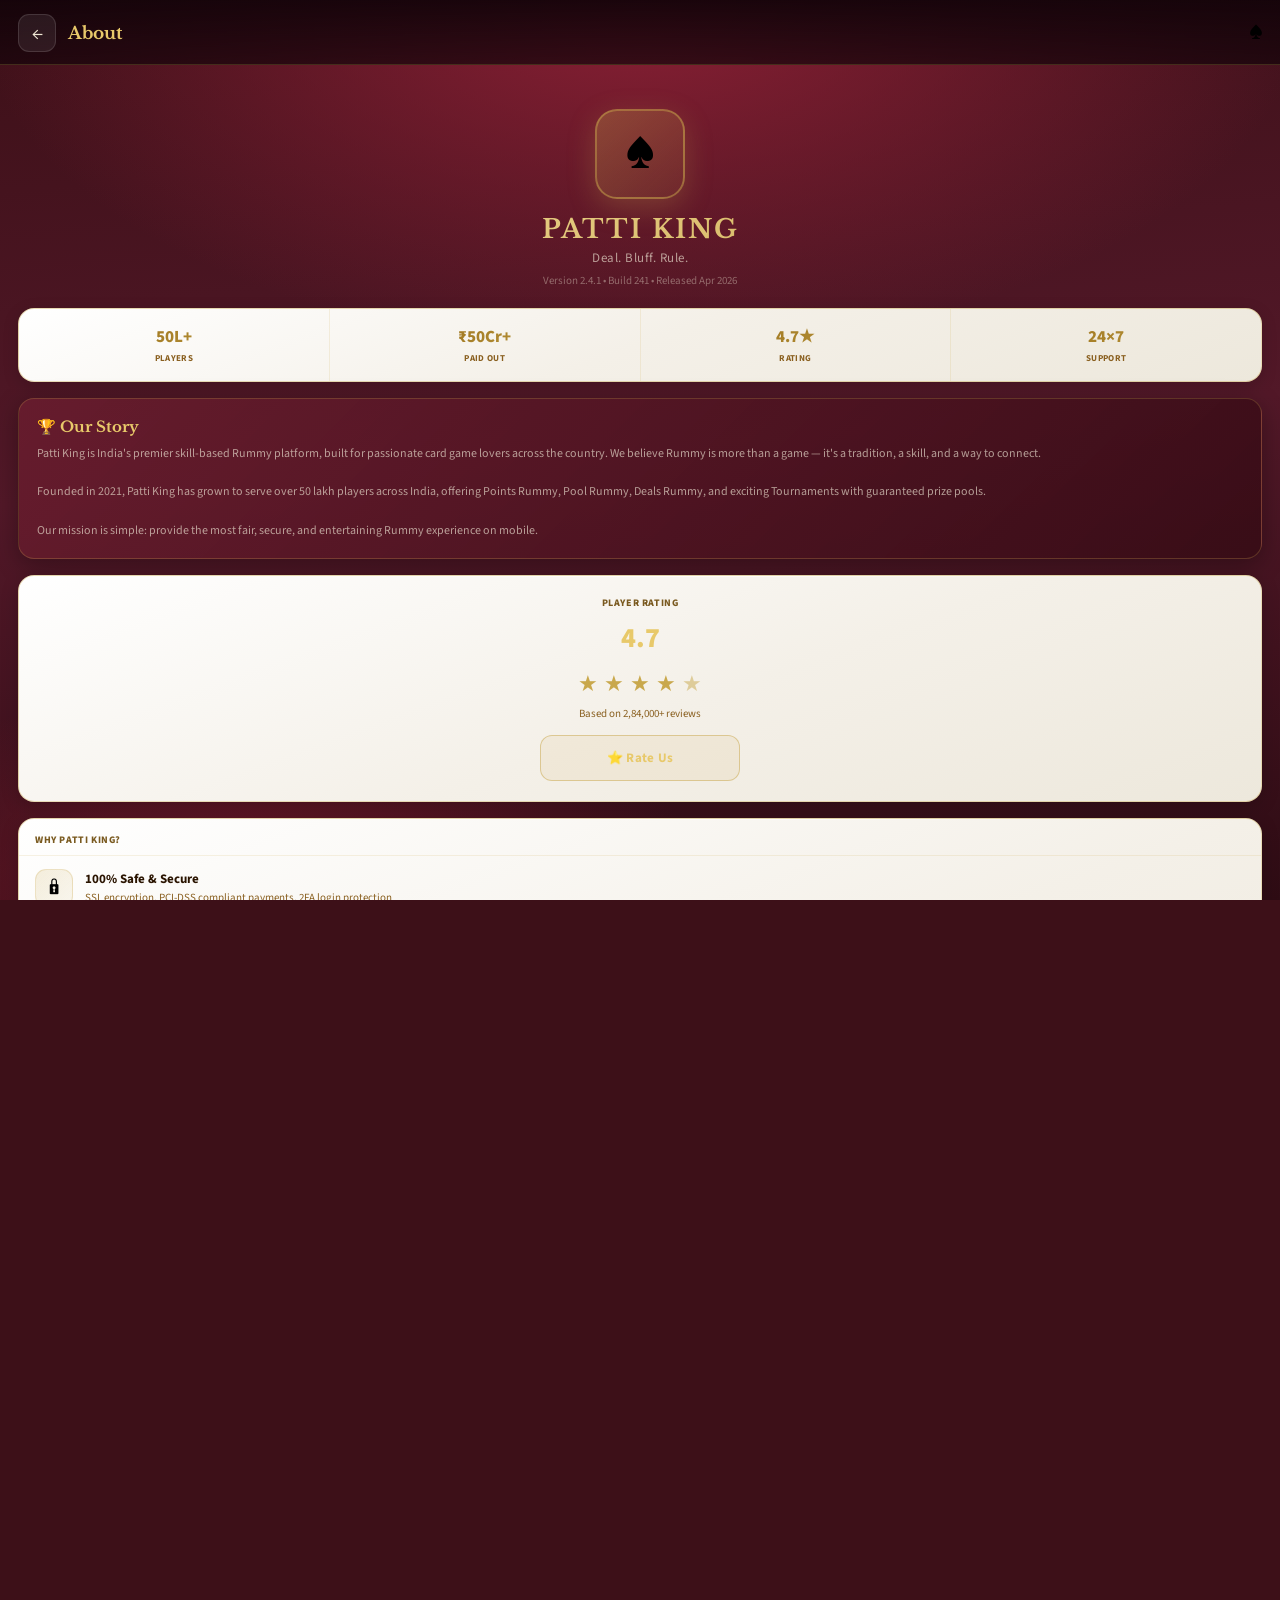
<file: home/about.html>
<!DOCTYPE html>
<html lang="en">
<head>
<meta charset="UTF-8">
<meta name="viewport" content="width=device-width, initial-scale=1.0, user-scalable=no">
<title>Patti King — About</title>
<link rel="preconnect" href="https://fonts.googleapis.com">
<link rel="preconnect" href="https://fonts.gstatic.com" crossorigin>
<link href="https://fonts.googleapis.com/css2?family=Libre+Baskerville:wght@700&family=Source+Sans+3:wght@400;600;700&display=swap" rel="stylesheet">
<link rel="stylesheet" href="../css/common-pages.css">
<style>
.about-hero {
  text-align: center; padding: 28px 20px 20px;
}
.about-logo {
  width: 90px; height: 90px; border-radius: 22px;
  background: linear-gradient(135deg, rgba(201,168,76,0.3), rgba(201,168,76,0.1));
  border: 2px solid var(--border);
  display: flex; align-items: center; justify-content: center;
  font-size: 44px; margin: 0 auto 14px;
  box-shadow: 0 8px 28px rgba(201,168,76,0.25);
}
.about-app-name {
  font-family: 'Libre Baskerville', serif;
  font-size: 26px; font-weight: 700;
  background: linear-gradient(135deg, var(--gold3), var(--gold));
  -webkit-background-clip: text; -webkit-text-fill-color: transparent; background-clip: text;
  letter-spacing: 2px; text-transform: uppercase;
  margin-bottom: 4px;
}
.about-tagline { font-size: 13px; color: var(--muted); letter-spacing: 0.5px; }
.about-version { font-size: 11px; color: rgba(240,232,213,0.4); margin-top: 6px; }

/* Stats ribbon */
.stats-ribbon {
  display: flex; gap: 0;
  background: linear-gradient(160deg, #ffffff, #f4f0e8, #ede8dc);
  border: 1.5px solid rgba(201,168,76,0.4); border-radius: 16px;
  overflow: hidden; margin-bottom: 16px;
  box-shadow: 0 4px 16px rgba(0,0,0,0.15);
}
.ribbon-item {
  flex: 1; text-align: center; padding: 16px 6px;
  border-right: 1px solid rgba(201,168,76,0.15);
}
.ribbon-item:last-child { border-right: none; }
.ribbon-num {
  font-size: 17px; font-weight: 800;
  background: linear-gradient(135deg, #8a5e0a, #c9a84c);
  -webkit-background-clip: text; -webkit-text-fill-color: transparent; background-clip: text;
  margin-bottom: 3px;
}
.ribbon-label { font-size: 9px; font-weight: 700; color: #8a6020; letter-spacing: 0.3px; text-transform: uppercase; }

/* Rating stars */
.rating-wrap { display: flex; gap: 6px; align-items: center; justify-content: center; margin: 10px 0 6px; }
.star { font-size: 22px; color: #c9a84c; }
.star.half { opacity: 0.5; }
.rating-num { font-size: 28px; font-weight: 800; color: var(--gold2); }

/* Social links */
.social-links { display: flex; gap: 10px; justify-content: center; flex-wrap: wrap; padding: 12px 16px 16px; }
.social-link {
  display: flex; align-items: center; gap: 8px;
  padding: 9px 18px; border-radius: 50px;
  border: 1.5px solid rgba(201,168,76,0.3);
  background: rgba(201,168,76,0.08);
  color: var(--gold2); font-size: 12px; font-weight: 700;
  cursor: pointer; transition: 0.18s; text-decoration: none;
}
.social-link:hover { background: rgba(201,168,76,0.18); }

/* Legal links */
.legal-links { display: flex; flex-wrap: wrap; gap: 12px; justify-content: center; padding: 16px 0 8px; }
.legal-link {
  font-size: 11px; font-weight: 600; color: var(--gold); opacity: 0.75;
  text-decoration: underline; text-underline-offset: 3px;
  text-decoration-color: rgba(201,168,76,0.3); cursor: pointer;
}
.legal-link:hover { opacity: 1; }

.copyright {
  text-align: center; font-size: 11px;
  color: rgba(240,232,213,0.3); line-height: 1.8;
  padding-top: 8px;
}
</style>
</head>
<body>
<div class="bg"></div>

<div class="page-wrap">

  <div class="page-header">
    <div class="page-back" onclick="history.back()">&#8592;</div>
    <div class="page-title">About</div>
    <div class="page-icon">♠</div>
  </div>

  <div class="page-scroll">

    <!-- Hero -->
    <div class="about-hero">
      <div class="about-logo">♠</div>
      <div class="about-app-name">Patti King</div>
      <div class="about-tagline">Deal. Bluff. Rule.</div>
      <div class="about-version">Version 2.4.1 • Build 241 • Released Apr 2026</div>
    </div>

    <!-- Player Stats Ribbon -->
    <div class="stats-ribbon">
      <div class="ribbon-item">
        <div class="ribbon-num">50L+</div>
        <div class="ribbon-label">Players</div>
      </div>
      <div class="ribbon-item">
        <div class="ribbon-num">₹50Cr+</div>
        <div class="ribbon-label">Paid Out</div>
      </div>
      <div class="ribbon-item">
        <div class="ribbon-num">4.7★</div>
        <div class="ribbon-label">Rating</div>
      </div>
      <div class="ribbon-item">
        <div class="ribbon-num">24×7</div>
        <div class="ribbon-label">Support</div>
      </div>
    </div>

    <!-- About Text -->
    <div class="dark-card">
      <div class="dark-card-title">🏆 Our Story</div>
      <div class="dark-card-sub">
        Patti King is India's premier skill-based Rummy platform, built for passionate card game lovers across the country. We believe Rummy is more than a game — it's a tradition, a skill, and a way to connect.
        <br><br>
        Founded in 2021, Patti King has grown to serve over 50 lakh players across India, offering Points Rummy, Pool Rummy, Deals Rummy, and exciting Tournaments with guaranteed prize pools.
        <br><br>
        Our mission is simple: provide the most fair, secure, and entertaining Rummy experience on mobile.
      </div>
    </div>

    <!-- Rating -->
    <div class="sec-card" style="margin-bottom:16px; text-align:center; padding: 20px;">
      <div class="sec-label" style="text-align:center; border:none; padding:0 0 8px;">Player Rating</div>
      <div class="rating-num">4.7</div>
      <div class="rating-wrap">
        <span class="star">★</span>
        <span class="star">★</span>
        <span class="star">★</span>
        <span class="star">★</span>
        <span class="star half">★</span>
      </div>
      <div style="font-size:11px; color:#8a6020; margin-top:4px;">Based on 2,84,000+ reviews</div>
      <button class="btn-outline" style="max-width:200px; margin: 14px auto 0; display:block;" onclick="toast('Opening App Store...','')">⭐ Rate Us</button>
    </div>

    <!-- Why Patti King -->
    <div class="sec-card">
      <div class="sec-label">Why Patti King?</div>
      <div class="list-row" style="cursor:default;">
        <div class="row-icon">🔒</div>
        <div class="row-body">
          <div class="row-title">100% Safe & Secure</div>
          <div class="row-sub">SSL encryption, PCI-DSS compliant payments, 2FA login protection</div>
        </div>
      </div>
      <div class="list-row" style="cursor:default;">
        <div class="row-icon">⚖️</div>
        <div class="row-body">
          <div class="row-title">Legally Compliant</div>
          <div class="row-sub">Licensed and compliant with Indian gaming laws. Rummy is a skill game per Supreme Court</div>
        </div>
      </div>
      <div class="list-row" style="cursor:default;">
        <div class="row-icon green">🎴</div>
        <div class="row-body">
          <div class="row-title">RNG Certified Fair Play</div>
          <div class="row-sub">Card shuffling certified by iTech Labs for complete randomness and fairness</div>
        </div>
      </div>
      <div class="list-row" style="cursor:default;">
        <div class="row-icon">⚡</div>
        <div class="row-body">
          <div class="row-title">Instant Withdrawals</div>
          <div class="row-sub">Winnings processed within 24–48 hours directly to your bank or UPI</div>
        </div>
      </div>
      <div class="list-row" style="cursor:default;">
        <div class="row-icon green">🌐</div>
        <div class="row-body">
          <div class="row-title">Available 24×7</div>
          <div class="row-sub">Play anytime, anywhere. Tables are always full and tournaments run daily</div>
        </div>
      </div>
    </div>

    <!-- Responsible Gaming -->
    <div class="sec-card" style="background: linear-gradient(135deg, rgba(93,186,125,0.12), rgba(61,138,87,0.06)); border-color: rgba(93,186,125,0.35);">
      <div class="sec-label" style="color: #2e8a52;">🌿 Responsible Gaming</div>
      <div style="padding: 8px 16px 16px; font-size: 12px; color: #3a6040; line-height: 1.7;">
        Patti King promotes responsible gaming. We encourage players to set deposit limits, take regular breaks, and play within their means. If you or someone you know has a gambling problem, please contact our support team for assistance.
        <br><br>
        <strong>Deposit Limits, Session Timers, and Self-Exclusion</strong> options are available in Settings.
      </div>
      <button class="btn-outline" style="margin: 0 16px 16px; width: calc(100% - 32px); border-color: rgba(93,186,125,0.4); color: #5dba7d;" onclick="toast('Responsible gaming tools opening...','')">🌿 Responsible Gaming Tools</button>
    </div>

    <!-- Social -->
    <div class="sec-card">
      <div class="sec-label">Follow Us</div>
      <div class="social-links">
        <div class="social-link" onclick="toast('Opening Facebook...','')">👍 Facebook</div>
        <div class="social-link" onclick="toast('Opening Instagram...','')">📸 Instagram</div>
        <div class="social-link" onclick="toast('Opening Twitter...','')">🐦 Twitter/X</div>
        <div class="social-link" onclick="toast('Opening YouTube...','')">▶️ YouTube</div>
        <div class="social-link" onclick="toast('Opening Telegram...','')">✈️ Telegram</div>
      </div>
    </div>

    <!-- Legal links -->
    <div class="legal-links">
      <span class="legal-link" onclick="toast('Privacy Policy opening...','')">Privacy Policy</span>
      <span class="legal-link" onclick="toast('Terms of Service opening...','')">Terms of Service</span>
      <span class="legal-link" onclick="toast('Responsible Gaming opening...','')">Responsible Gaming</span>
      <span class="legal-link" onclick="toast('Legality opening...','')">Legality</span>
      <span class="legal-link" onclick="toast('Cookies Policy opening...','')">Cookies Policy</span>
    </div>

    <div class="copyright">
      ♠ Patti King — Deal. Bluff. Rule.<br>
      © 2026 Patti King Pvt. Ltd. All rights reserved.<br>
      Made with ❤️ in India 🇮🇳
    </div>

  </div>
</div>

<!-- Bottom Nav -->
<nav class="bottom-nav">
  <div class="nav-item" onclick="window.location.href='home.html'">
    <div class="nav-icon"><svg viewBox="0 0 24 24"><path d="M3 9.5L12 3l9 6.5V20a1 1 0 0 1-1 1H5a1 1 0 0 1-1-1V9.5z"/><path d="M9 21V12h6v9"/></svg></div>
    <div class="nav-label">Home</div>
  </div>
  <div class="nav-item" onclick="window.location.href='wallet.html'">
    <div class="nav-icon"><svg viewBox="0 0 24 24"><rect x="2" y="5" width="20" height="14" rx="3"/><path d="M16 12a1 1 0 1 0 2 0 1 1 0 0 0-2 0"/><path d="M2 10h20"/></svg></div>
    <div class="nav-label">Wallet</div>
  </div>
  <div class="nav-item nav-lobby" onclick="window.location.href='game_lobby.html'">
    <div class="nav-icon"><svg viewBox="0 0 100 100" width="26" height="26"><path d="M50 5 C50 5 10 35 10 58 C10 72 20 80 34 76 C30 84 26 90 20 93 L80 93 C74 90 70 84 66 76 C80 80 90 72 90 58 C90 35 50 5 50 5Z" fill="#ffffff"/></svg></div>
    <div class="nav-label">Game Lobby</div>
  </div>
  <div class="nav-item active">
    <div class="nav-icon"><svg viewBox="0 0 24 24"><path d="M17 21v-2a4 4 0 0 0-4-4H5a4 4 0 0 0-4 4v2"/><circle cx="9" cy="7" r="4"/><path d="M23 21v-2a4 4 0 0 0-3-3.87"/><path d="M16 3.13a4 4 0 0 1 0 7.75"/></svg></div>
    <div class="nav-label">Friends</div>
  </div>
  <div class="nav-item">
    <div class="nav-icon"><svg viewBox="0 0 24 24"><rect x="2" y="14" width="4" height="7" rx="1"/><rect x="9" y="9" width="4" height="12" rx="1"/><rect x="16" y="4" width="4" height="17" rx="1"/></svg></div>
    <div class="nav-label">Leaderboard</div>
  </div>
</nav>
<!-- Bottom Nav hide -->
<style>
  .bottom-nav { display: none !important; }
</style>

<div class="toast" id="toast"></div>
<script>
let toastT;
function toast(msg, type='') {
  const el = document.getElementById('toast');
  el.textContent = msg; el.className = 'toast show ' + type;
  clearTimeout(toastT); toastT = setTimeout(() => el.classList.remove('show'), 2500);
}
</script>
</body>
</html>
</file>
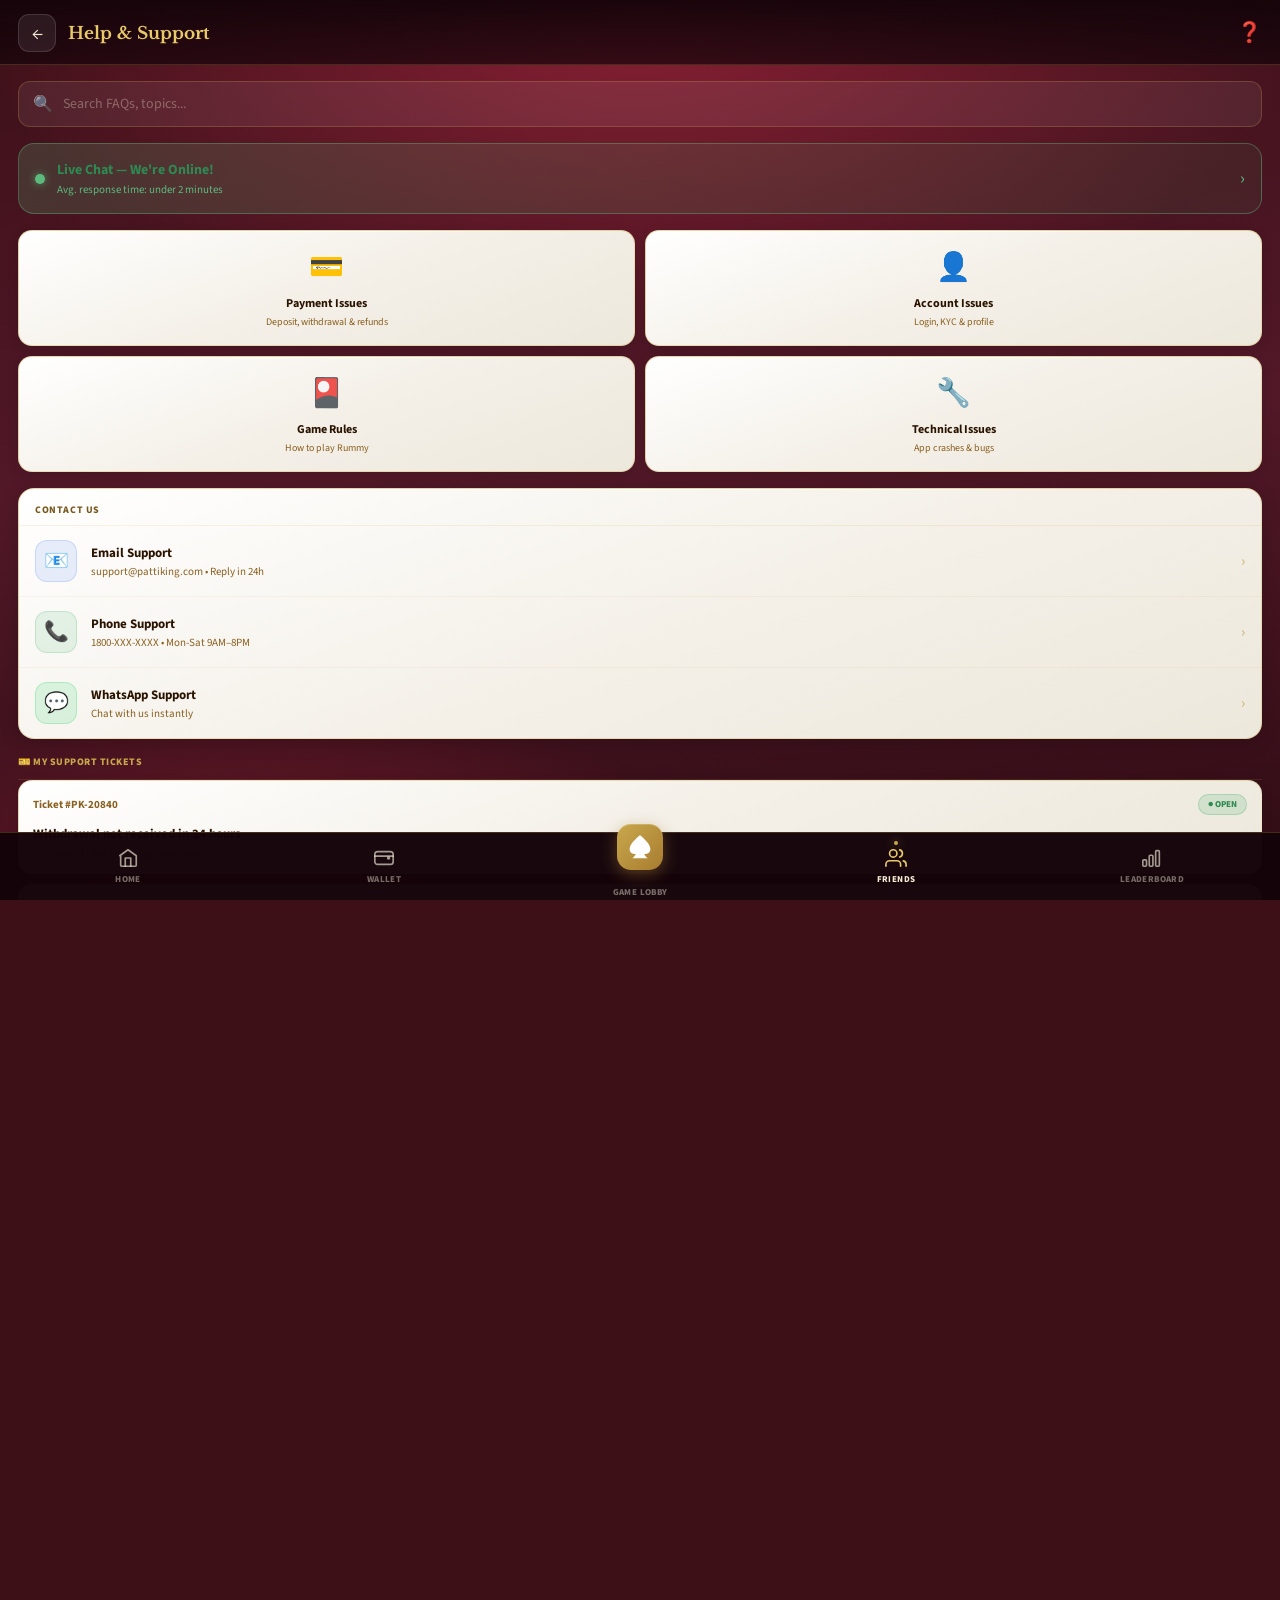
<file: home/help.html>
<!DOCTYPE html>
<html lang="en">
<head>
<meta charset="UTF-8">
<meta name="viewport" content="width=device-width, initial-scale=1.0, user-scalable=no">
<title>Patti King — Help & Support</title>
<link rel="preconnect" href="https://fonts.googleapis.com">
<link rel="preconnect" href="https://fonts.gstatic.com" crossorigin>
<link href="https://fonts.googleapis.com/css2?family=Libre+Baskerville:wght@700&family=Source+Sans+3:wght@400;600;700&display=swap" rel="stylesheet">
<link rel="stylesheet" href="../css/common-pages.css">
<style>
/* Search bar */
.search-bar {
  display: flex; align-items: center; gap: 10px;
  background: rgba(255,255,255,0.07);
  border: 1px solid var(--border2); border-radius: 12px;
  padding: 11px 14px; margin-bottom: 16px;
  transition: border-color 0.2s, box-shadow 0.2s;
}
.search-bar:focus-within {
  border-color: rgba(201,168,76,0.5);
  box-shadow: 0 0 0 3px rgba(201,168,76,0.08);
}
.search-icon { color: var(--muted); font-size: 16px; flex-shrink: 0; }
.search-bar input {
  flex: 1; background: transparent; border: none; outline: none;
  color: var(--text); font-family: 'Source Sans 3', Arial, sans-serif;
  font-size: 14px;
}
.search-bar input::placeholder { color: rgba(240,232,213,0.35); }

/* Quick help grid */
.quick-grid {
  display: grid; grid-template-columns: 1fr 1fr;
  gap: 10px; margin-bottom: 16px;
}
.quick-card {
  background: linear-gradient(160deg, #ffffff, #f4f0e8, #ede8dc);
  border: 1.5px solid rgba(201,168,76,0.4); border-radius: 14px;
  padding: 16px 14px; text-align: center; cursor: pointer;
  box-shadow: 0 3px 12px rgba(0,0,0,0.12);
  transition: transform 0.15s; position: relative; overflow: hidden;
}
.quick-card::before {
  content: ''; position: absolute; top: 0; left: 10%; right: 10%; height: 1px;
  background: linear-gradient(90deg, transparent, rgba(255,255,255,0.85), transparent);
}
.quick-card:hover  { transform: translateY(-2px); }
.quick-card:active { transform: scale(0.97); }
.quick-card-icon  { font-size: 28px; margin-bottom: 8px; }
.quick-card-title { font-size: 12px; font-weight: 700; color: #2a1400; }
.quick-card-sub   { font-size: 10px; color: #8a6020; margin-top: 3px; }

/* Live chat button */
.live-chat-btn {
  display: flex; align-items: center; gap: 12px;
  background: linear-gradient(135deg, rgba(93,186,125,0.2), rgba(61,138,87,0.1));
  border: 1.5px solid rgba(93,186,125,0.4); border-radius: 16px;
  padding: 16px; margin-bottom: 16px; cursor: pointer;
  transition: background 0.2s;
}
.live-chat-btn:hover { background: linear-gradient(135deg, rgba(93,186,125,0.3), rgba(61,138,87,0.15)); }
.live-dot {
  width: 10px; height: 10px; border-radius: 50%;
  background: #5dba7d;
  box-shadow: 0 0 8px rgba(93,186,125,0.7);
  animation: blink 1.5s infinite;
  flex-shrink: 0;
}
@keyframes blink { 0%,100% { opacity: 1; } 50% { opacity: 0.4; } }
.live-chat-text { flex: 1; }
.live-chat-title { font-size: 14px; font-weight: 700; color: #2e8a52; }
.live-chat-sub   { font-size: 11px; color: #5dba7d; margin-top: 2px; }
.live-chat-arrow { color: #5dba7d; font-size: 18px; }

/* Ticket status */
.ticket-card {
  background: linear-gradient(160deg, #ffffff, #f4f0e8, #ede8dc);
  border: 1.5px solid rgba(201,168,76,0.3); border-radius: 14px;
  margin-bottom: 10px; overflow: hidden;
  box-shadow: 0 3px 12px rgba(0,0,0,0.1);
}
.ticket-header {
  display: flex; align-items: center; justify-content: space-between;
  padding: 13px 14px 10px;
}
.ticket-id    { font-size: 11px; font-weight: 700; color: #8a6020; }
.ticket-badge { font-size: 9px; font-weight: 800; padding: 3px 9px; border-radius: 20px; }
.ticket-badge.open     { background: rgba(93,186,125,0.2); color: #2e8a52; border: 1px solid rgba(93,186,125,0.35); }
.ticket-badge.resolved { background: rgba(201,168,76,0.15); color: #8a6010; border: 1px solid rgba(201,168,76,0.3); }
.ticket-badge.pending  { background: rgba(224,96,96,0.15); color: #c04040; border: 1px solid rgba(224,96,96,0.3); }
.ticket-subject { font-size: 13px; font-weight: 700; color: #2a1400; padding: 0 14px 4px; }
.ticket-meta   { font-size: 10px; color: #8a6020; padding: 0 14px 12px; display: flex; gap: 10px; }
</style>
</head>
<body>
<div class="bg"></div>

<div class="page-wrap">

  <div class="page-header">
    <div class="page-back" onclick="history.back()">&#8592;</div>
    <div class="page-title">Help & Support</div>
    <div class="page-icon">❓</div>
  </div>

  <div class="page-scroll">

    <!-- Search -->
    <div class="search-bar">
      <div class="search-icon">🔍</div>
      <input type="text" placeholder="Search FAQs, topics..." oninput="filterFAQ(this.value)">
    </div>

    <!-- Live Chat -->
    <div class="live-chat-btn" onclick="toast('Connecting to live chat...', 'success')">
      <div class="live-dot"></div>
      <div class="live-chat-text">
        <div class="live-chat-title">Live Chat — We're Online!</div>
        <div class="live-chat-sub">Avg. response time: under 2 minutes</div>
      </div>
      <div class="live-chat-arrow">›</div>
    </div>

    <!-- Quick Help -->
    <div class="quick-grid">
      <div class="quick-card" onclick="toast('Payment help opening...','')">
        <div class="quick-card-icon">💳</div>
        <div class="quick-card-title">Payment Issues</div>
        <div class="quick-card-sub">Deposit, withdrawal & refunds</div>
      </div>
      <div class="quick-card" onclick="toast('Account help opening...','')">
        <div class="quick-card-icon">👤</div>
        <div class="quick-card-title">Account Issues</div>
        <div class="quick-card-sub">Login, KYC & profile</div>
      </div>
      <div class="quick-card" onclick="toast('Game rules opening...','')">
        <div class="quick-card-icon">🎴</div>
        <div class="quick-card-title">Game Rules</div>
        <div class="quick-card-sub">How to play Rummy</div>
      </div>
      <div class="quick-card" onclick="toast('Technical help opening...','')">
        <div class="quick-card-icon">🔧</div>
        <div class="quick-card-title">Technical Issues</div>
        <div class="quick-card-sub">App crashes & bugs</div>
      </div>
    </div>

    <!-- Contact Options -->
    <div class="sec-card" style="margin-bottom:16px;">
      <div class="sec-label">Contact Us</div>
      <div class="contact-card" onclick="toast('Opening email...','')">
        <div class="contact-icon" style="background:rgba(100,149,237,0.15); border-radius:12px; border:1px solid rgba(100,149,237,0.25);">📧</div>
        <div>
          <div class="contact-title">Email Support</div>
          <div class="contact-sub">support@pattiking.com • Reply in 24h</div>
        </div>
        <div class="contact-arrow">›</div>
      </div>
      <div class="contact-card" onclick="toast('Calling support...','')">
        <div class="contact-icon" style="background:rgba(93,186,125,0.15); border-radius:12px; border:1px solid rgba(93,186,125,0.25);">📞</div>
        <div>
          <div class="contact-title">Phone Support</div>
          <div class="contact-sub">1800-XXX-XXXX • Mon-Sat 9AM–8PM</div>
        </div>
        <div class="contact-arrow">›</div>
      </div>
      <div class="contact-card" onclick="toast('Opening WhatsApp...','')">
        <div class="contact-icon" style="background:rgba(37,211,102,0.15); border-radius:12px; border:1px solid rgba(37,211,102,0.25);">💬</div>
        <div>
          <div class="contact-title">WhatsApp Support</div>
          <div class="contact-sub">Chat with us instantly</div>
        </div>
        <div class="contact-arrow">›</div>
      </div>
    </div>

    <!-- My Tickets -->
    <div class="sec-label" style="padding: 0 0 10px; color: var(--gold); font-size: 10px; font-weight: 800; letter-spacing: 0.5px; text-transform: uppercase;">🎫 My Support Tickets</div>

    <div class="ticket-card">
      <div class="ticket-header">
        <div class="ticket-id">Ticket #PK-20840</div>
        <div class="ticket-badge open">● OPEN</div>
      </div>
      <div class="ticket-subject">Withdrawal not received in 24 hours</div>
      <div class="ticket-meta">
        <span>Submitted: 11 Apr 2026</span>
        <span>Payment Issues</span>
      </div>
    </div>

    <div class="ticket-card">
      <div class="ticket-header">
        <div class="ticket-id">Ticket #PK-19201</div>
        <div class="ticket-badge resolved">✓ RESOLVED</div>
      </div>
      <div class="ticket-subject">Bonus not credited after referral</div>
      <div class="ticket-meta">
        <span>Submitted: 5 Apr 2026</span>
        <span>Rewards</span>
      </div>
    </div>

    <!-- FAQs -->
    <div class="sec-label" style="padding: 14px 0 10px; color: var(--gold); font-size: 10px; font-weight: 800; letter-spacing: 0.5px; text-transform: uppercase;">💡 Frequently Asked Questions</div>

    <div class="sec-card" id="faqContainer">
      <div class="faq-item" data-text="Is Patti King safe and legal?">
        <div class="faq-q" onclick="toggleFAQ(this)">Is Patti King safe and legal to play? <div class="faq-chevron">▾</div></div>
        <div class="faq-a">Yes! Patti King is 100% legal. Rummy is a skill-based game recognised by the Supreme Court of India. We use SSL encryption to protect your data and RNG-certified shuffling for fair play. All transactions are secured through PCI-DSS compliant gateways.</div>
      </div>
      <div class="faq-item" data-text="How to withdraw winnings?">
        <div class="faq-q" onclick="toggleFAQ(this)">How do I withdraw my winnings? <div class="faq-chevron">▾</div></div>
        <div class="faq-a">Go to Wallet → Winnings Tab → Withdraw. Enter the amount (minimum ₹100) and choose your bank account or UPI ID. Withdrawals are processed within 24–48 hours. Make sure your KYC is verified before withdrawing.</div>
      </div>
      <div class="faq-item" data-text="KYC verification documents">
        <div class="faq-q" onclick="toggleFAQ(this)">What documents do I need for KYC? <div class="faq-chevron">▾</div></div>
        <div class="faq-a">You need: (1) Aadhaar Card for identity & address proof, (2) PAN Card for tax compliance, and (3) a selfie with your Aadhaar. KYC verification usually completes within 2–4 hours on working days.</div>
      </div>
      <div class="faq-item" data-text="referral bonus how earn">
        <div class="faq-q" onclick="toggleFAQ(this)">How does the referral program work? <div class="faq-chevron">▾</div></div>
        <div class="faq-a">Share your unique referral code with friends. When they register using your code AND add their first deposit of ₹50 or more, you earn ₹100 as bonus. Your friend also receives a ₹50 welcome bonus. There's no limit on the number of referrals!</div>
      </div>
      <div class="faq-item" data-text="forgot password reset login">
        <div class="faq-q" onclick="toggleFAQ(this)">I forgot my password. How do I reset it? <div class="faq-chevron">▾</div></div>
        <div class="faq-a">On the login screen, tap "Login with OTP" and enter your registered mobile number or email. You'll receive a 6-digit OTP to verify yourself. Alternatively, contact our support team and we'll help you reset it within 30 minutes.</div>
      </div>
      <div class="faq-item" data-text="payment failed money deducted">
        <div class="faq-q" onclick="toggleFAQ(this)">My payment failed but money was deducted. What do I do? <div class="faq-chevron">▾</div></div>
        <div class="faq-a">Don't worry! If payment fails after deduction, it is automatically refunded to your source account within 5–7 business days. If you don't receive the refund, contact us via Live Chat with your transaction ID and we'll resolve it immediately.</div>
      </div>
      <div class="faq-item" data-text="game disconnected internet">
        <div class="faq-q" onclick="toggleFAQ(this)">What happens if I disconnect during a game? <div class="faq-chevron">▾</div></div>
        <div class="faq-a">If you disconnect, the system holds your position for up to 60 seconds. You can rejoin by opening the app. If you are unable to rejoin, the game continues and your hand is played automatically. In case of technical issues on our end, the game is cancelled and your entry fee is refunded.</div>
      </div>
      <div class="faq-item" data-text="bonus coins expire">
        <div class="faq-q" onclick="toggleFAQ(this)">Do Bonus Coins expire? <div class="faq-chevron">▾</div></div>
        <div class="faq-a">Yes, Bonus Coins are valid for 30 days from the date they are credited. They can only be used for tournament entry fees and cannot be withdrawn directly. Check the Bonus tab in your Wallet to see expiry dates.</div>
      </div>
    </div>

    <!-- Raise Ticket -->
    <div class="dark-card" style="margin-top: 8px;">
      <div class="dark-card-title">🎫 Raise a New Ticket</div>
      <div class="dark-card-sub" style="margin-bottom:12px;">Can't find your answer above? Describe your issue and our team will get back to you within 4 hours.</div>
      <select class="inp" style="margin-bottom:10px; color: var(--text); background: rgba(255,255,255,0.07);">
        <option value="" style="background:#3d1018;">Select Issue Category</option>
        <option style="background:#3d1018;">Payment / Withdrawal</option>
        <option style="background:#3d1018;">Account / KYC</option>
        <option style="background:#3d1018;">Game Issue</option>
        <option style="background:#3d1018;">Bonus / Referral</option>
        <option style="background:#3d1018;">Technical Problem</option>
        <option style="background:#3d1018;">Other</option>
      </select>
      <textarea class="inp" rows="4" placeholder="Describe your issue in detail..." style="resize:none; line-height:1.5;"></textarea>
      <button class="btn-primary" onclick="submitTicket()">📤 Submit Ticket</button>
    </div>

  </div>
</div>

<!-- Bottom Nav -->
<nav class="bottom-nav">
  <div class="nav-item" onclick="window.location.href='home.html'">
    <div class="nav-icon"><svg viewBox="0 0 24 24"><path d="M3 9.5L12 3l9 6.5V20a1 1 0 0 1-1 1H5a1 1 0 0 1-1-1V9.5z"/><path d="M9 21V12h6v9"/></svg></div>
    <div class="nav-label">Home</div>
  </div>
  <div class="nav-item" onclick="window.location.href='wallet.html'">
    <div class="nav-icon"><svg viewBox="0 0 24 24"><rect x="2" y="5" width="20" height="14" rx="3"/><path d="M16 12a1 1 0 1 0 2 0 1 1 0 0 0-2 0"/><path d="M2 10h20"/></svg></div>
    <div class="nav-label">Wallet</div>
  </div>
  <div class="nav-item nav-lobby" onclick="window.location.href='game_lobby.html'">
    <div class="nav-icon"><svg viewBox="0 0 100 100" width="26" height="26"><path d="M50 5 C50 5 10 35 10 58 C10 72 20 80 34 76 C30 84 26 90 20 93 L80 93 C74 90 70 84 66 76 C80 80 90 72 90 58 C90 35 50 5 50 5Z" fill="#ffffff"/></svg></div>
    <div class="nav-label">Game Lobby</div>
  </div>
  <div class="nav-item active">
    <div class="nav-icon"><svg viewBox="0 0 24 24"><path d="M17 21v-2a4 4 0 0 0-4-4H5a4 4 0 0 0-4 4v2"/><circle cx="9" cy="7" r="4"/><path d="M23 21v-2a4 4 0 0 0-3-3.87"/><path d="M16 3.13a4 4 0 0 1 0 7.75"/></svg></div>
    <div class="nav-label">Friends</div>
  </div>
  <div class="nav-item">
    <div class="nav-icon"><svg viewBox="0 0 24 24"><rect x="2" y="14" width="4" height="7" rx="1"/><rect x="9" y="9" width="4" height="12" rx="1"/><rect x="16" y="4" width="4" height="17" rx="1"/></svg></div>
    <div class="nav-label">Leaderboard</div>
  </div>
</nav>

<div class="toast" id="toast"></div>
<script>
let toastT;
function toast(msg, type='') {
  const el = document.getElementById('toast');
  el.textContent = msg; el.className = 'toast show ' + type;
  clearTimeout(toastT); toastT = setTimeout(() => el.classList.remove('show'), 2500);
}
function toggleFAQ(qEl) {
  const item = qEl.parentElement;
  const wasOpen = item.classList.contains('open');
  document.querySelectorAll('.faq-item.open').forEach(i => i.classList.remove('open'));
  if (!wasOpen) item.classList.add('open');
}
function filterFAQ(val) {
  const q = val.toLowerCase();
  document.querySelectorAll('.faq-item').forEach(item => {
    const text = (item.dataset.text || '') + item.textContent.toLowerCase();
    item.style.display = text.includes(q) ? '' : 'none';
  });
}
function submitTicket() {
  toast('✓ Ticket submitted! We\'ll respond within 4 hours.', 'success');
}
</script>
</body>
</html>
</file>
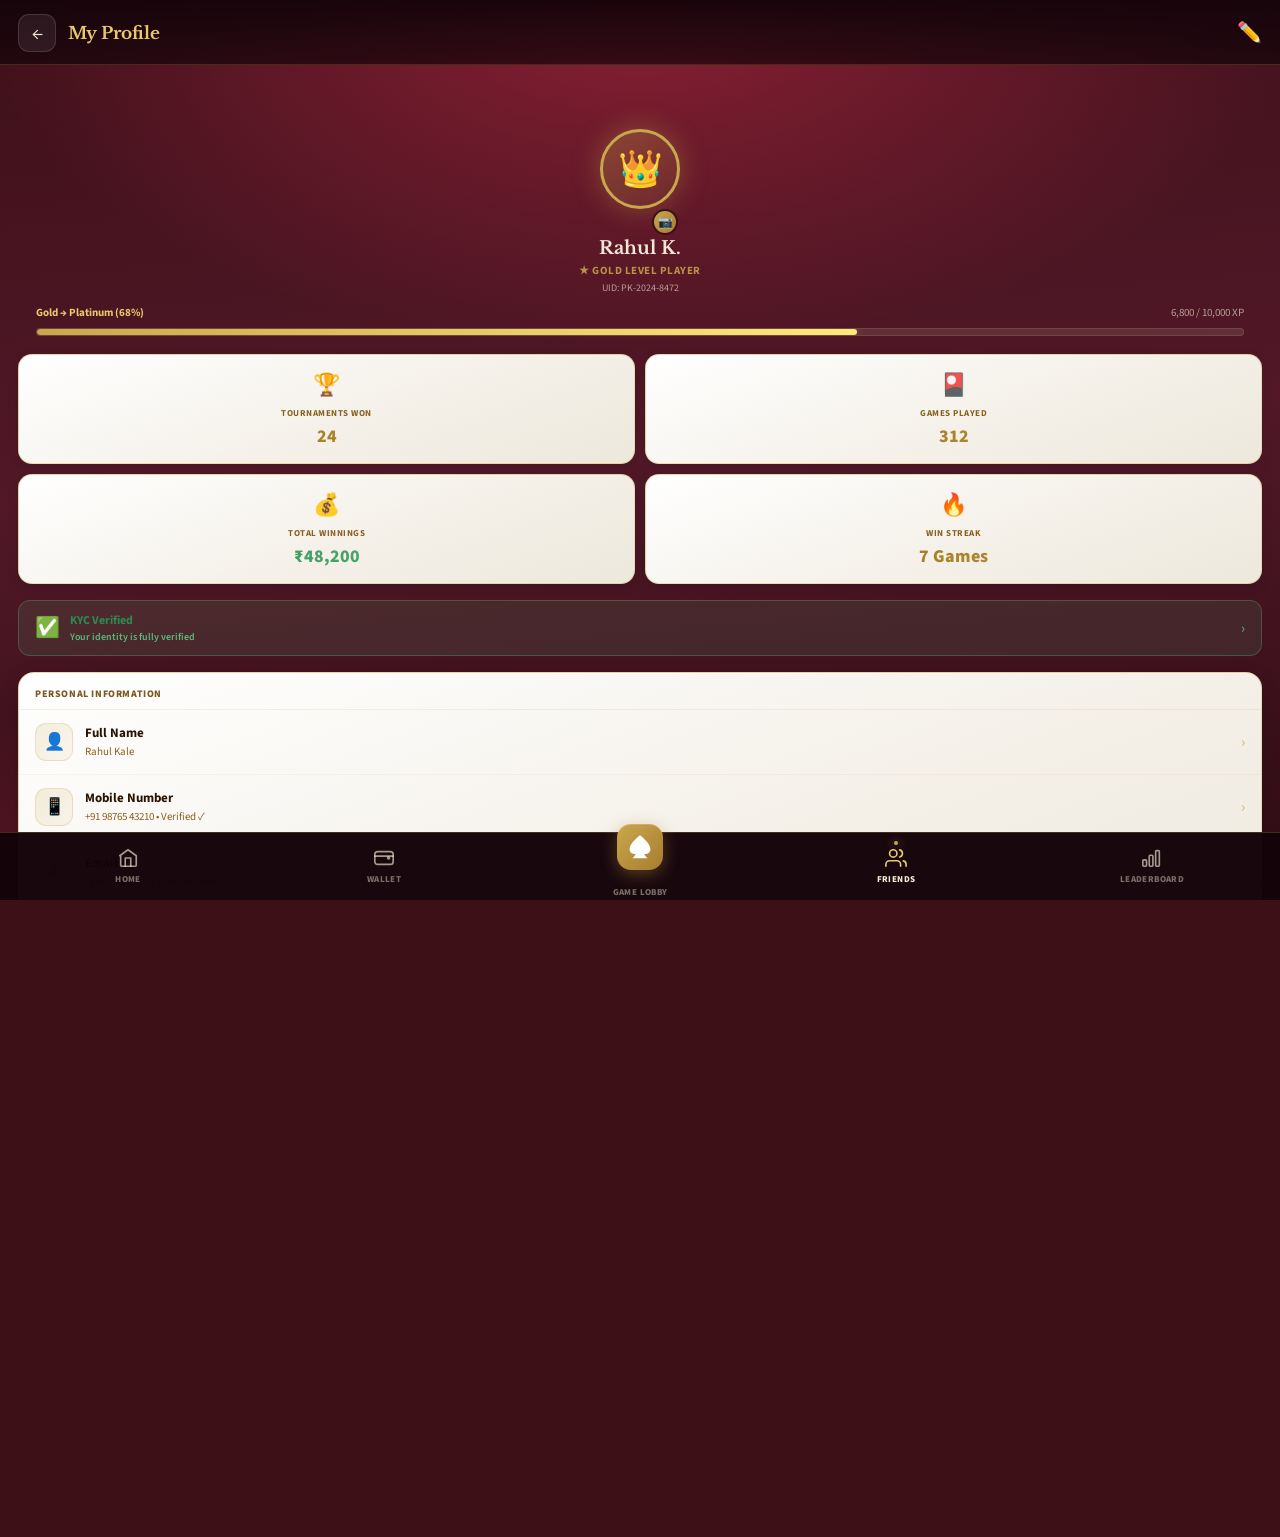
<file: home/profile.html>
<!DOCTYPE html>
<html lang="en">
<head>
<meta charset="UTF-8">
<meta name="viewport" content="width=device-width, initial-scale=1.0, user-scalable=no">
<title>Patti King — My Profile</title>
<link rel="preconnect" href="https://fonts.googleapis.com">
<link rel="preconnect" href="https://fonts.gstatic.com" crossorigin>
<link href="https://fonts.googleapis.com/css2?family=Libre+Baskerville:wght@700&family=Source+Sans+3:wght@400;600;700&display=swap" rel="stylesheet">
<!-- CSS (सर्वांमध्ये same) -->
<link rel="stylesheet" href="../css/common-pages.css">
<style>
/* Level progress bar */
.level-bar-wrap { padding: 0 18px 18px; }
.level-bar-header {
  display: flex; justify-content: space-between; align-items: center;
  margin-bottom: 8px;
}
.level-bar-label { font-size: 11px; font-weight: 700; color: var(--gold2); }
.level-bar-pct   { font-size: 11px; color: var(--muted); }
.level-bar-track {
  height: 8px; background: rgba(255,255,255,0.1);
  border-radius: 50px; overflow: hidden;
  border: 1px solid rgba(201,168,76,0.2);
}
.level-bar-fill {
  height: 100%; width: 68%;
  background: linear-gradient(90deg, #c9a84c, #ffe97a);
  border-radius: 50px;
  box-shadow: 0 0 8px rgba(201,168,76,0.5);
  transition: width 1s ease;
}

/* Achievement badges */
.badge-scroll { display: flex; gap: 10px; padding: 0 18px 4px; overflow-x: auto; }
.badge-scroll::-webkit-scrollbar { display: none; }
.badge-item {
  flex-shrink: 0; text-align: center;
  width: 72px;
}
.badge-icon {
  width: 60px; height: 60px; border-radius: 18px;
  background: linear-gradient(135deg, #ffffff, #f4f0e8);
  border: 1.5px solid rgba(201,168,76,0.4);
  display: flex; align-items: center; justify-content: center;
  font-size: 28px; margin: 0 auto 6px;
  box-shadow: 0 4px 14px rgba(0,0,0,0.15);
}
.badge-icon.locked {
  filter: grayscale(1) opacity(0.4);
}
.badge-name { font-size: 9px; font-weight: 700; color: var(--muted); letter-spacing: 0.2px; line-height: 1.2; }

/* Edit avatar button */
.edit-avatar-btn {
  position: absolute; bottom: 2px; right: 2px;
  width: 26px; height: 26px; border-radius: 50%;
  background: linear-gradient(135deg, #c9a84c, #a87c30);
  border: 2px solid var(--g1);
  display: flex; align-items: center; justify-content: center;
  font-size: 12px; cursor: pointer;
}
.profile-avatar-wrap { position: relative; display: inline-block; }
.profile-avatar-outer { display: flex; flex-direction: column; align-items: center; padding: 24px 0 10px; }

/* KYC Strip */
.kyc-strip {
  display: flex; align-items: center; gap: 10px;
  padding: 11px 16px;
  background: rgba(93,186,125,0.12); border: 1px solid rgba(93,186,125,0.3);
  border-radius: 12px; margin-bottom: 16px;
  cursor: pointer;
}
.kyc-icon { font-size: 20px; flex-shrink: 0; }
.kyc-text { flex: 1; font-size: 12px; font-weight: 700; color: #2e8a52; }
.kyc-text span { display: block; font-size: 10px; font-weight: 600; color: #5dba7d; margin-top: 1px; }
.kyc-arrow { color: #5dba7d; font-size: 15px; }
.kyc-strip.pending { background: rgba(201,168,76,0.1); border-color: rgba(201,168,76,0.3); }
.kyc-strip.pending .kyc-text { color: #b8860b; }
.kyc-strip.pending .kyc-text span { color: #c9a84c; }
.kyc-strip.pending .kyc-arrow { color: #c9a84c; }
</style>
</head>
<body>
<div class="bg"></div>

<div class="page-wrap">

  <!-- Header -->
  <div class="page-header">
    <div class="page-back" onclick="history.back()">&#8592;</div>
    <div class="page-title">My Profile</div>
    <div class="page-icon" onclick="toast('Edit Profile coming soon!','')">✏️</div>
  </div>

  <div class="page-scroll">

    <!-- Avatar & Name -->
    <div class="profile-avatar-outer">
      <div class="profile-avatar-wrap">
        <div class="profile-avatar">👑</div>
        <div class="edit-avatar-btn" onclick="toast('Change avatar coming soon!','')">📷</div>
      </div>
      <div class="profile-name" id="profileName">Rahul K.</div>
      <div class="profile-level">★ Gold Level Player</div>
      <div class="profile-uid">UID: PK-2024-8472</div>
    </div>

    <!-- Level Progress -->
    <div class="level-bar-wrap">
      <div class="level-bar-header">
        <div class="level-bar-label">Gold → Platinum (68%)</div>
        <div class="level-bar-pct">6,800 / 10,000 XP</div>
      </div>
      <div class="level-bar-track">
        <div class="level-bar-fill"></div>
      </div>
    </div>

    <!-- Stats Grid -->
    <div class="stat-grid">
      <div class="stat-card">
        <div class="stat-icon">🏆</div>
        <div class="stat-label">Tournaments Won</div>
        <div class="stat-value">24</div>
      </div>
      <div class="stat-card">
        <div class="stat-icon">🎴</div>
        <div class="stat-label">Games Played</div>
        <div class="stat-value">312</div>
      </div>
      <div class="stat-card">
        <div class="stat-icon">💰</div>
        <div class="stat-label">Total Winnings</div>
        <div class="stat-value green">₹48,200</div>
      </div>
      <div class="stat-card">
        <div class="stat-icon">🔥</div>
        <div class="stat-label">Win Streak</div>
        <div class="stat-value">7 Games</div>
      </div>
    </div>

    <!-- KYC Status -->
    <div class="kyc-strip" onclick="toast('KYC Verified ✓','success')">
      <div class="kyc-icon">✅</div>
      <div class="kyc-text">KYC Verified
        <span>Your identity is fully verified</span>
      </div>
      <div class="kyc-arrow">›</div>
    </div>

    <!-- Personal Info -->
    <div class="sec-card">
      <div class="sec-label">Personal Information</div>
      <div class="list-row" onclick="editField('Full Name')">
        <div class="row-icon">👤</div>
        <div class="row-body">
          <div class="row-title">Full Name</div>
          <div class="row-sub">Rahul Kale</div>
        </div>
        <div class="row-right"><div class="row-arrow">›</div></div>
      </div>
      <div class="list-row" onclick="editField('Mobile Number')">
        <div class="row-icon">📱</div>
        <div class="row-body">
          <div class="row-title">Mobile Number</div>
          <div class="row-sub">+91 98765 43210 • Verified ✓</div>
        </div>
        <div class="row-right"><div class="row-arrow">›</div></div>
      </div>
      <div class="list-row" onclick="editField('Email ID')">
        <div class="row-icon">📧</div>
        <div class="row-body">
          <div class="row-title">Email ID</div>
          <div class="row-sub">rahul.k@gmail.com • Verified ✓</div>
        </div>
        <div class="row-right"><div class="row-arrow">›</div></div>
      </div>
      <div class="list-row" onclick="editField('Date of Birth')">
        <div class="row-icon">🎂</div>
        <div class="row-body">
          <div class="row-title">Date of Birth</div>
          <div class="row-sub">15 June 1995</div>
        </div>
        <div class="row-right"><div class="row-arrow">›</div></div>
      </div>
      <div class="list-row" onclick="editField('State')">
        <div class="row-icon">🗺️</div>
        <div class="row-body">
          <div class="row-title">State</div>
          <div class="row-sub">Maharashtra</div>
        </div>
        <div class="row-right"><div class="row-arrow">›</div></div>
      </div>
    </div>

    <!-- Bank / UPI -->
    <div class="sec-card">
      <div class="sec-label">Bank & Payout Details</div>
      <div class="list-row" onclick="toast('Bank details page coming soon!','')">
        <div class="row-icon">🏦</div>
        <div class="row-body">
          <div class="row-title">Bank Account</div>
          <div class="row-sub">SBI •••• 4521 • Added ✓</div>
        </div>
        <div class="row-right"><div class="row-badge gold">PRIMARY</div><div class="row-arrow">›</div></div>
      </div>
      <div class="list-row" onclick="toast('UPI details coming soon!','')">
        <div class="row-icon">💳</div>
        <div class="row-body">
          <div class="row-title">UPI ID</div>
          <div class="row-sub">rahul@ybl</div>
        </div>
        <div class="row-right"><div class="row-arrow">›</div></div>
      </div>
      <div class="list-row" onclick="toast('Add new bank account coming soon!','')">
        <div class="row-icon blue">➕</div>
        <div class="row-body">
          <div class="row-title">Add New Account</div>
          <div class="row-sub">Bank, UPI, or Wallet</div>
        </div>
        <div class="row-right"><div class="row-arrow">›</div></div>
      </div>
    </div>

    <!-- Achievements -->
    <div style="padding: 0 0 8px;">
      <div class="sec-label" style="padding: 14px 0 10px; color: var(--gold); font-size: 11px; letter-spacing: 0.5px; font-weight: 800;">🏅 Achievements</div>
    </div>
    <div class="badge-scroll">
      <div class="badge-item">
        <div class="badge-icon">🥇</div>
        <div class="badge-name">First Win</div>
      </div>
      <div class="badge-item">
        <div class="badge-icon">🔥</div>
        <div class="badge-name">7-Game Streak</div>
      </div>
      <div class="badge-item">
        <div class="badge-icon">🏆</div>
        <div class="badge-name">Tournament Pro</div>
      </div>
      <div class="badge-item">
        <div class="badge-icon">💎</div>
        <div class="badge-name">Gold Member</div>
      </div>
      <div class="badge-item">
        <div class="badge-icon locked">👑</div>
        <div class="badge-name">Platinum Elite</div>
      </div>
      <div class="badge-item">
        <div class="badge-icon locked">🌟</div>
        <div class="badge-name">Legend</div>
      </div>
    </div>

  </div>
</div>

<!-- Bottom Nav -->
<nav class="bottom-nav">
  <div class="nav-item" onclick="window.location.href='home.html'">
    <div class="nav-icon"><svg viewBox="0 0 24 24"><path d="M3 9.5L12 3l9 6.5V20a1 1 0 0 1-1 1H5a1 1 0 0 1-1-1V9.5z"/><path d="M9 21V12h6v9"/></svg></div>
    <div class="nav-label">Home</div>
  </div>
  <div class="nav-item" onclick="window.location.href='wallet.html'">
    <div class="nav-icon"><svg viewBox="0 0 24 24"><rect x="2" y="5" width="20" height="14" rx="3"/><path d="M16 12a1 1 0 1 0 2 0 1 1 0 0 0-2 0"/><path d="M2 10h20"/></svg></div>
    <div class="nav-label">Wallet</div>
  </div>
  <div class="nav-item nav-lobby" onclick="window.location.href='game_lobby.html'">
    <div class="nav-icon"><svg viewBox="0 0 100 100" width="26" height="26"><path d="M50 5 C50 5 10 35 10 58 C10 72 20 80 34 76 C30 84 26 90 20 93 L80 93 C74 90 70 84 66 76 C80 80 90 72 90 58 C90 35 50 5 50 5Z" fill="#ffffff"/></svg></div>
    <div class="nav-label">Game Lobby</div>
  </div>
  <div class="nav-item active">
    <div class="nav-icon"><svg viewBox="0 0 24 24"><path d="M17 21v-2a4 4 0 0 0-4-4H5a4 4 0 0 0-4 4v2"/><circle cx="9" cy="7" r="4"/><path d="M23 21v-2a4 4 0 0 0-3-3.87"/><path d="M16 3.13a4 4 0 0 1 0 7.75"/></svg></div>
    <div class="nav-label">Friends</div>
  </div>
  <div class="nav-item" onclick="window.location.href='leaderboard.html'">
    <div class="nav-icon"><svg viewBox="0 0 24 24"><rect x="2" y="14" width="4" height="7" rx="1"/><rect x="9" y="9" width="4" height="12" rx="1"/><rect x="16" y="4" width="4" height="17" rx="1"/></svg></div>
    <div class="nav-label">Leaderboard</div>
  </div>
</nav>

<div class="toast" id="toast"></div>
<script>
let toastT;
function toast(msg, type='') {
  const el = document.getElementById('toast');
  el.textContent = msg; el.className = 'toast show ' + type;
  clearTimeout(toastT); toastT = setTimeout(() => el.classList.remove('show'), 2500);
}
function editField(field) { toast('Edit ' + field + ' coming soon!', ''); }
</script>
</body>
</html>
</file>
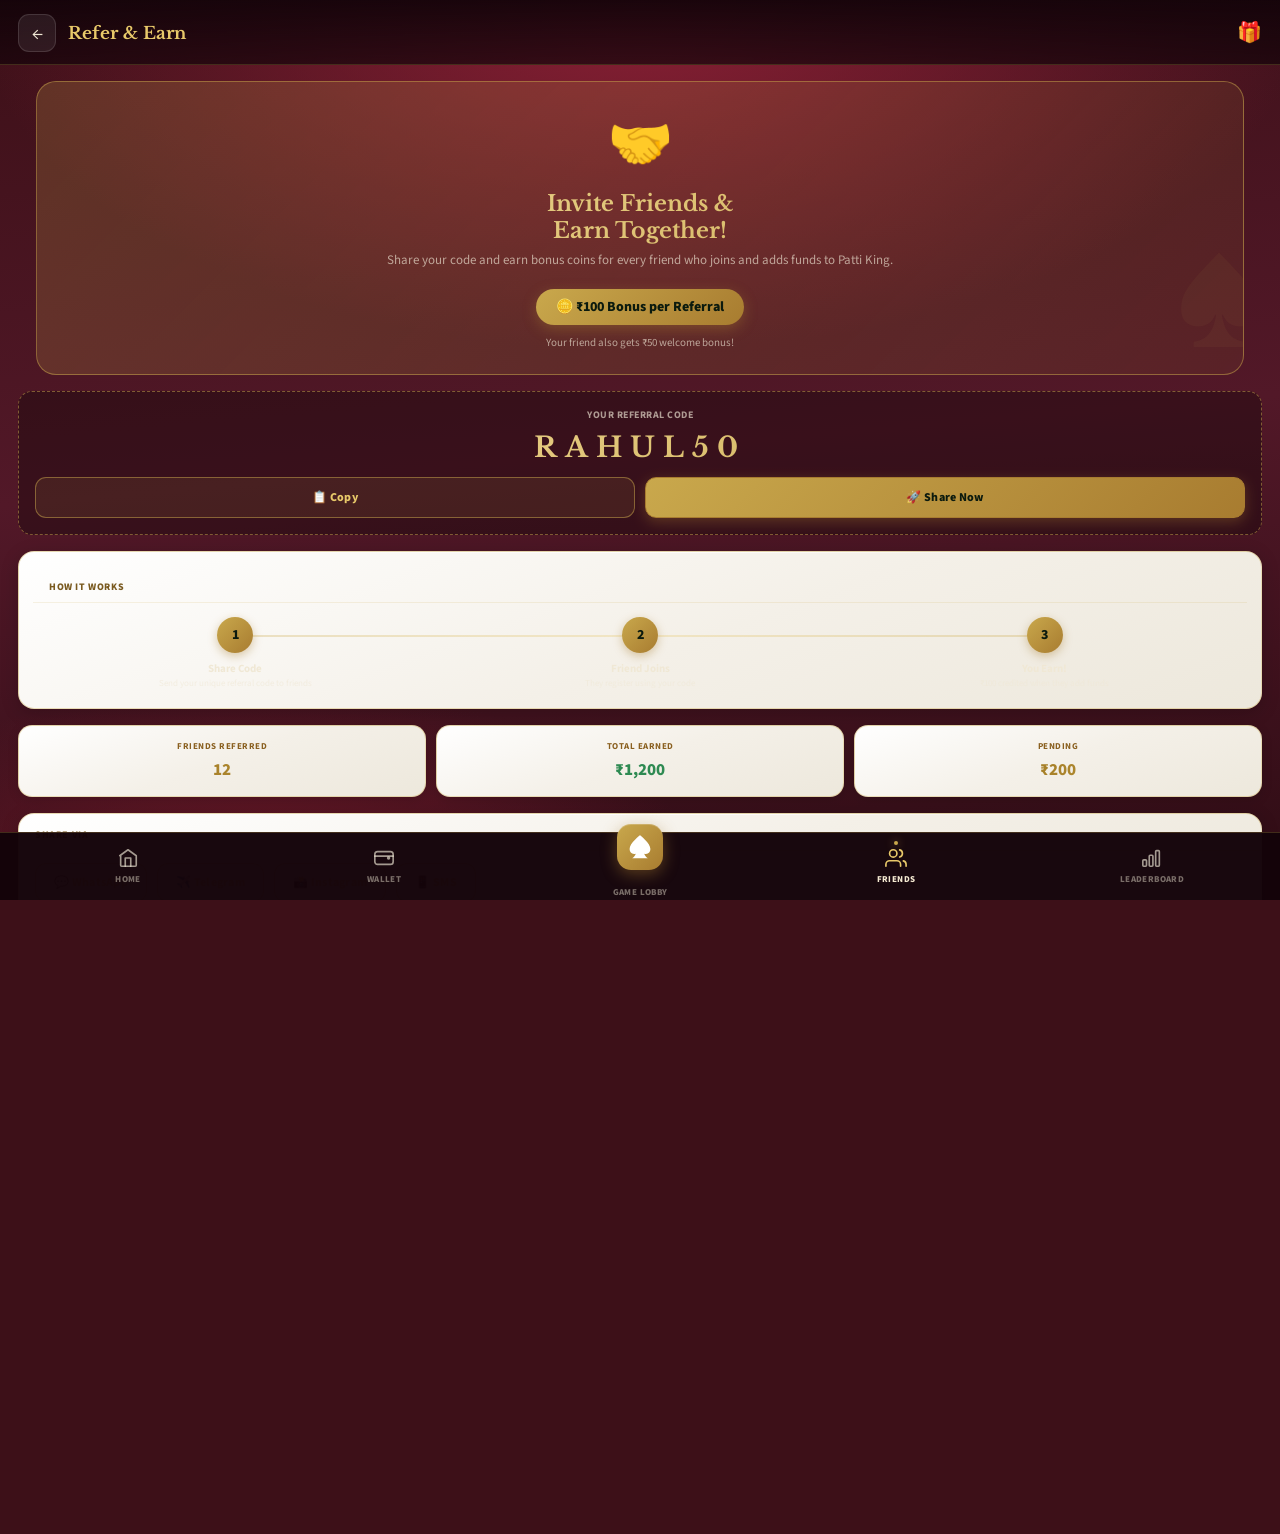
<file: home/refer.html>
<!DOCTYPE html>
<html lang="en">
<head>
<meta charset="UTF-8">
<meta name="viewport" content="width=device-width, initial-scale=1.0, user-scalable=no">
<title>Patti King — Refer & Earn</title>
<link rel="preconnect" href="https://fonts.googleapis.com">
<link rel="preconnect" href="https://fonts.gstatic.com" crossorigin>
<link href="https://fonts.googleapis.com/css2?family=Libre+Baskerville:wght@700&family=Source+Sans+3:wght@400;600;700&display=swap" rel="stylesheet">
<link rel="stylesheet" href="../css/common-pages.css">
<style>
/* Hero banner */
.refer-hero {
  margin: 0 18px 16px;
  background: linear-gradient(135deg, rgba(201,168,76,0.22), rgba(168,124,48,0.1));
  border: 1.5px solid var(--border);
  border-radius: 20px; padding: 24px 20px;
  text-align: center; position: relative; overflow: hidden;
}
.refer-hero::after {
  content: '♠'; position: absolute; right: -15px; bottom: -25px;
  font-size: 130px; opacity: 0.05; pointer-events: none; color: var(--gold);
}
.refer-hero-icon { font-size: 52px; margin-bottom: 10px; }
.refer-hero-title {
  font-family: 'Libre Baskerville', serif;
  font-size: 22px; font-weight: 700;
  background: linear-gradient(135deg, var(--gold3), var(--gold));
  -webkit-background-clip: text; -webkit-text-fill-color: transparent; background-clip: text;
  margin-bottom: 6px;
}
.refer-hero-sub { font-size: 13px; color: var(--muted); line-height: 1.6; margin-bottom: 18px; }
.refer-bonus-pill {
  display: inline-flex; align-items: center; gap: 8px;
  background: linear-gradient(135deg, #c9a84c, #a87c30);
  border-radius: 50px; padding: 8px 20px;
  font-size: 14px; font-weight: 800; color: #0b1a0e;
  box-shadow: 0 4px 14px rgba(168,124,48,0.4);
  margin-bottom: 6px;
}
.refer-each { font-size: 11px; color: var(--muted); margin-top: 4px; }

/* Referral code box */
.code-box {
  background: rgba(0,0,0,0.3); border: 1.5px dashed var(--border);
  border-radius: 14px; padding: 16px;
  margin-bottom: 16px; text-align: center;
}
.code-label { font-size: 10px; font-weight: 700; letter-spacing: 0.5px; text-transform: uppercase; color: var(--muted); margin-bottom: 8px; }
.code-value {
  font-family: 'Libre Baskerville', serif;
  font-size: 28px; font-weight: 700; letter-spacing: 8px;
  background: linear-gradient(135deg, var(--gold3), var(--gold));
  -webkit-background-clip: text; -webkit-text-fill-color: transparent; background-clip: text;
  margin-bottom: 12px;
}
.code-btns { display: flex; gap: 10px; }
.code-btn {
  flex: 1; padding: 11px;
  border: 1.5px solid var(--border); border-radius: 11px;
  background: rgba(201,168,76,0.1); color: var(--gold2);
  font-family: 'Source Sans 3', Arial, sans-serif;
  font-size: 12px; font-weight: 800; letter-spacing: 0.3px;
  cursor: pointer; transition: background 0.2s; display: flex; align-items: center; justify-content: center; gap: 6px;
}
.code-btn:hover { background: rgba(201,168,76,0.2); }
.code-btn.primary {
  background: linear-gradient(135deg, #c9a84c, #a87c30);
  color: #0b1a0e; border-color: #a87c30;
  box-shadow: 0 4px 14px rgba(168,124,48,0.35);
}
.code-btn.primary:hover { opacity: 0.9; }

/* How it works steps */
.steps-row { display: flex; gap: 0; padding: 14px 0 4px; position: relative; }
.steps-row::before {
  content: ''; position: absolute;
  top: 32px; left: calc(33.3% / 2); right: calc(33.3% / 2);
  height: 2px; background: linear-gradient(90deg, var(--gold), var(--gold2), var(--gold));
  opacity: 0.3; border-radius: 1px;
}
.step-item { flex: 1; text-align: center; padding: 0 6px; }
.step-num {
  width: 36px; height: 36px; border-radius: 50%;
  background: linear-gradient(135deg, #c9a84c, #a87c30);
  color: #0b1a0e; font-size: 14px; font-weight: 800;
  display: flex; align-items: center; justify-content: center;
  margin: 0 auto 8px;
  box-shadow: 0 3px 10px rgba(168,124,48,0.4);
  position: relative; z-index: 1;
}
.step-label { font-size: 11px; font-weight: 700; color: var(--text); line-height: 1.4; }
.step-sub   { font-size: 9px;  color: var(--muted); margin-top: 2px; line-height: 1.3; }

/* Referral earnings summary */
.earn-summary { display: flex; gap: 10px; margin-bottom: 16px; }
.earn-box {
  flex: 1; background: linear-gradient(160deg, #ffffff, #f4f0e8, #ede8dc);
  border: 1.5px solid rgba(201,168,76,0.4); border-radius: 14px;
  padding: 14px 10px; text-align: center;
  box-shadow: 0 3px 12px rgba(0,0,0,0.12);
}
.earn-label { font-size: 9px; font-weight: 700; letter-spacing: 0.5px; text-transform: uppercase; color: #8a6020; margin-bottom: 5px; }
.earn-val   { font-size: 17px; font-weight: 800; }
.earn-val.gold {
  background: linear-gradient(135deg, #8a5e0a, #c9a84c);
  -webkit-background-clip: text; -webkit-text-fill-color: transparent; background-clip: text;
}
.earn-val.green { color: #2e8a52; }

/* Friends list */
.friend-row {
  display: flex; align-items: center; gap: 12px;
  padding: 12px 16px; border-bottom: 1px solid rgba(201,168,76,0.1);
}
.friend-row:last-child { border-bottom: none; }
.friend-avatar {
  width: 40px; height: 40px; border-radius: 12px;
  background: linear-gradient(135deg, rgba(201,168,76,0.25), rgba(201,168,76,0.1));
  border: 1.5px solid rgba(201,168,76,0.35);
  display: flex; align-items: center; justify-content: center;
  font-size: 20px; flex-shrink: 0;
}
.friend-info { flex: 1; }
.friend-name { font-size: 13px; font-weight: 700; color: #2a1400; }
.friend-date { font-size: 10px; color: #8a6020; margin-top: 2px; }
.friend-amt  { font-size: 13px; font-weight: 800; color: #2e8a52; flex-shrink: 0; }
</style>
</head>
<body>
<div class="bg"></div>

<div class="page-wrap">

  <div class="page-header">
    <div class="page-back" onclick="history.back()">&#8592;</div>
    <div class="page-title">Refer & Earn</div>
    <div class="page-icon">🎁</div>
  </div>

  <div class="page-scroll">

    <!-- Hero -->
    <div class="refer-hero">
      <div class="refer-hero-icon">🤝</div>
      <div class="refer-hero-title">Invite Friends &<br>Earn Together!</div>
      <div class="refer-hero-sub">Share your code and earn bonus coins for every friend who joins and adds funds to Patti King.</div>
      <div class="refer-bonus-pill">🪙 ₹100 Bonus per Referral</div>
      <div class="refer-each">Your friend also gets ₹50 welcome bonus!</div>
    </div>

    <!-- Referral Code -->
    <div class="code-box">
      <div class="code-label">Your Referral Code</div>
      <div class="code-value" id="referCode">RAHUL50</div>
      <div class="code-btns">
        <div class="code-btn" onclick="copyCode()">📋 Copy</div>
        <div class="code-btn primary" onclick="shareCode()">🚀 Share Now</div>
      </div>
    </div>

    <!-- How It Works -->
    <div class="sec-card" style="padding: 14px;">
      <div class="sec-label">How It Works</div>
      <div class="steps-row">
        <div class="step-item">
          <div class="step-num">1</div>
          <div class="step-label">Share Code</div>
          <div class="step-sub">Send your unique referral code to friends</div>
        </div>
        <div class="step-item">
          <div class="step-num">2</div>
          <div class="step-label">Friend Joins</div>
          <div class="step-sub">They register using your code</div>
        </div>
        <div class="step-item">
          <div class="step-num">3</div>
          <div class="step-label">You Earn!</div>
          <div class="step-sub">₹100 credited when they add funds</div>
        </div>
      </div>
    </div>

    <!-- Earnings Summary -->
    <div class="earn-summary">
      <div class="earn-box">
        <div class="earn-label">Friends Referred</div>
        <div class="earn-val gold">12</div>
      </div>
      <div class="earn-box">
        <div class="earn-label">Total Earned</div>
        <div class="earn-val green">₹1,200</div>
      </div>
      <div class="earn-box">
        <div class="earn-label">Pending</div>
        <div class="earn-val gold">₹200</div>
      </div>
    </div>

    <!-- Share Channels -->
    <div class="sec-card">
      <div class="sec-label">Share Via</div>
      <div style="display:flex; gap:10px; flex-wrap:wrap; padding: 12px 16px 16px;">
        <div class="code-btn" style="flex: 0 0 auto; padding: 10px 18px;" onclick="shareVia('WhatsApp')">💬 WhatsApp</div>
        <div class="code-btn" style="flex: 0 0 auto; padding: 10px 18px;" onclick="shareVia('Telegram')">✈️ Telegram</div>
        <div class="code-btn" style="flex: 0 0 auto; padding: 10px 18px;" onclick="shareVia('Instagram')">📸 Instagram</div>
        <div class="code-btn" style="flex: 0 0 auto; padding: 10px 18px;" onclick="shareVia('SMS')">📱 SMS</div>
      </div>
    </div>

    <!-- Referred Friends -->
    <div class="sec-card">
      <div class="sec-label">Friends You Referred</div>
      <div class="friend-row">
        <div class="friend-avatar">👤</div>
        <div class="friend-info">
          <div class="friend-name">Amit S.</div>
          <div class="friend-date">Joined • 10 Apr 2026 • Fund Added ✓</div>
        </div>
        <div class="friend-amt">+₹100</div>
      </div>
      <div class="friend-row">
        <div class="friend-avatar">👤</div>
        <div class="friend-info">
          <div class="friend-name">Priya M.</div>
          <div class="friend-date">Joined • 8 Apr 2026 • Fund Added ✓</div>
        </div>
        <div class="friend-amt">+₹100</div>
      </div>
      <div class="friend-row">
        <div class="friend-avatar">👤</div>
        <div class="friend-info">
          <div class="friend-name">Suresh K.</div>
          <div class="friend-date">Joined • 5 Apr 2026 • Pending…</div>
        </div>
        <div class="friend-amt" style="color:#b8860b;">⏳ ₹100</div>
      </div>
      <div class="friend-row">
        <div class="friend-avatar">👤</div>
        <div class="friend-info">
          <div class="friend-name">Neha P.</div>
          <div class="friend-date">Joined • 2 Apr 2026 • Fund Added ✓</div>
        </div>
        <div class="friend-amt">+₹100</div>
      </div>
    </div>

    <!-- Terms -->
    <div class="dark-card" style="margin-top: 4px;">
      <div class="dark-card-title">📋 Terms & Conditions</div>
      <div class="dark-card-sub">
        • Bonus is credited when your referred friend adds their first deposit of ₹50 or more.<br>
        • Referral bonus is added to your Bonus Coins wallet and can be used for entry fees.<br>
        • There is no limit on the number of referrals you can make.<br>
        • Self-referrals or fake accounts will result in account suspension.<br>
        • Bonus is valid for 30 days from the date of crediting.
      </div>
    </div>

  </div>
</div>

<!-- Bottom Nav -->
<nav class="bottom-nav">
  <div class="nav-item" onclick="window.location.href='home.html'">
    <div class="nav-icon"><svg viewBox="0 0 24 24"><path d="M3 9.5L12 3l9 6.5V20a1 1 0 0 1-1 1H5a1 1 0 0 1-1-1V9.5z"/><path d="M9 21V12h6v9"/></svg></div>
    <div class="nav-label">Home</div>
  </div>
  <div class="nav-item" onclick="window.location.href='wallet.html'">
    <div class="nav-icon"><svg viewBox="0 0 24 24"><rect x="2" y="5" width="20" height="14" rx="3"/><path d="M16 12a1 1 0 1 0 2 0 1 1 0 0 0-2 0"/><path d="M2 10h20"/></svg></div>
    <div class="nav-label">Wallet</div>
  </div>
  <div class="nav-item nav-lobby" onclick="window.location.href='game_lobby.html'">
    <div class="nav-icon"><svg viewBox="0 0 100 100" width="26" height="26"><path d="M50 5 C50 5 10 35 10 58 C10 72 20 80 34 76 C30 84 26 90 20 93 L80 93 C74 90 70 84 66 76 C80 80 90 72 90 58 C90 35 50 5 50 5Z" fill="#ffffff"/></svg></div>
    <div class="nav-label">Game Lobby</div>
  </div>
  <div class="nav-item active">
    <div class="nav-icon"><svg viewBox="0 0 24 24"><path d="M17 21v-2a4 4 0 0 0-4-4H5a4 4 0 0 0-4 4v2"/><circle cx="9" cy="7" r="4"/><path d="M23 21v-2a4 4 0 0 0-3-3.87"/><path d="M16 3.13a4 4 0 0 1 0 7.75"/></svg></div>
    <div class="nav-label">Friends</div>
  </div>
  <div class="nav-item">
    <div class="nav-icon"><svg viewBox="0 0 24 24"><rect x="2" y="14" width="4" height="7" rx="1"/><rect x="9" y="9" width="4" height="12" rx="1"/><rect x="16" y="4" width="4" height="17" rx="1"/></svg></div>
    <div class="nav-label">Leaderboard</div>
  </div>
</nav>

<div class="toast" id="toast"></div>
<script>
let toastT;
function toast(msg, type='') {
  const el = document.getElementById('toast');
  el.textContent = msg; el.className = 'toast show ' + type;
  clearTimeout(toastT); toastT = setTimeout(() => el.classList.remove('show'), 2500);
}
function copyCode() {
  const code = document.getElementById('referCode').textContent;
  if (navigator.clipboard) {
    navigator.clipboard.writeText(code).then(() => toast('✓ Code "' + code + '" copied!', 'success'));
  } else {
    toast('✓ Code "' + code + '" copied!', 'success');
  }
}
function shareCode() {
  const code = document.getElementById('referCode').textContent;
  const msg  = 'Join Patti King and play Rummy! Use my referral code ' + code + ' and get ₹50 bonus. Download now: https://pattiking.app';
  if (navigator.share) {
    navigator.share({ title: 'Patti King', text: msg });
  } else {
    toast('Share: ' + msg, 'success');
  }
}
function shareVia(platform) {
  toast('Sharing via ' + platform + '...', 'success');
}
</script>
</body>
</html>
</file>
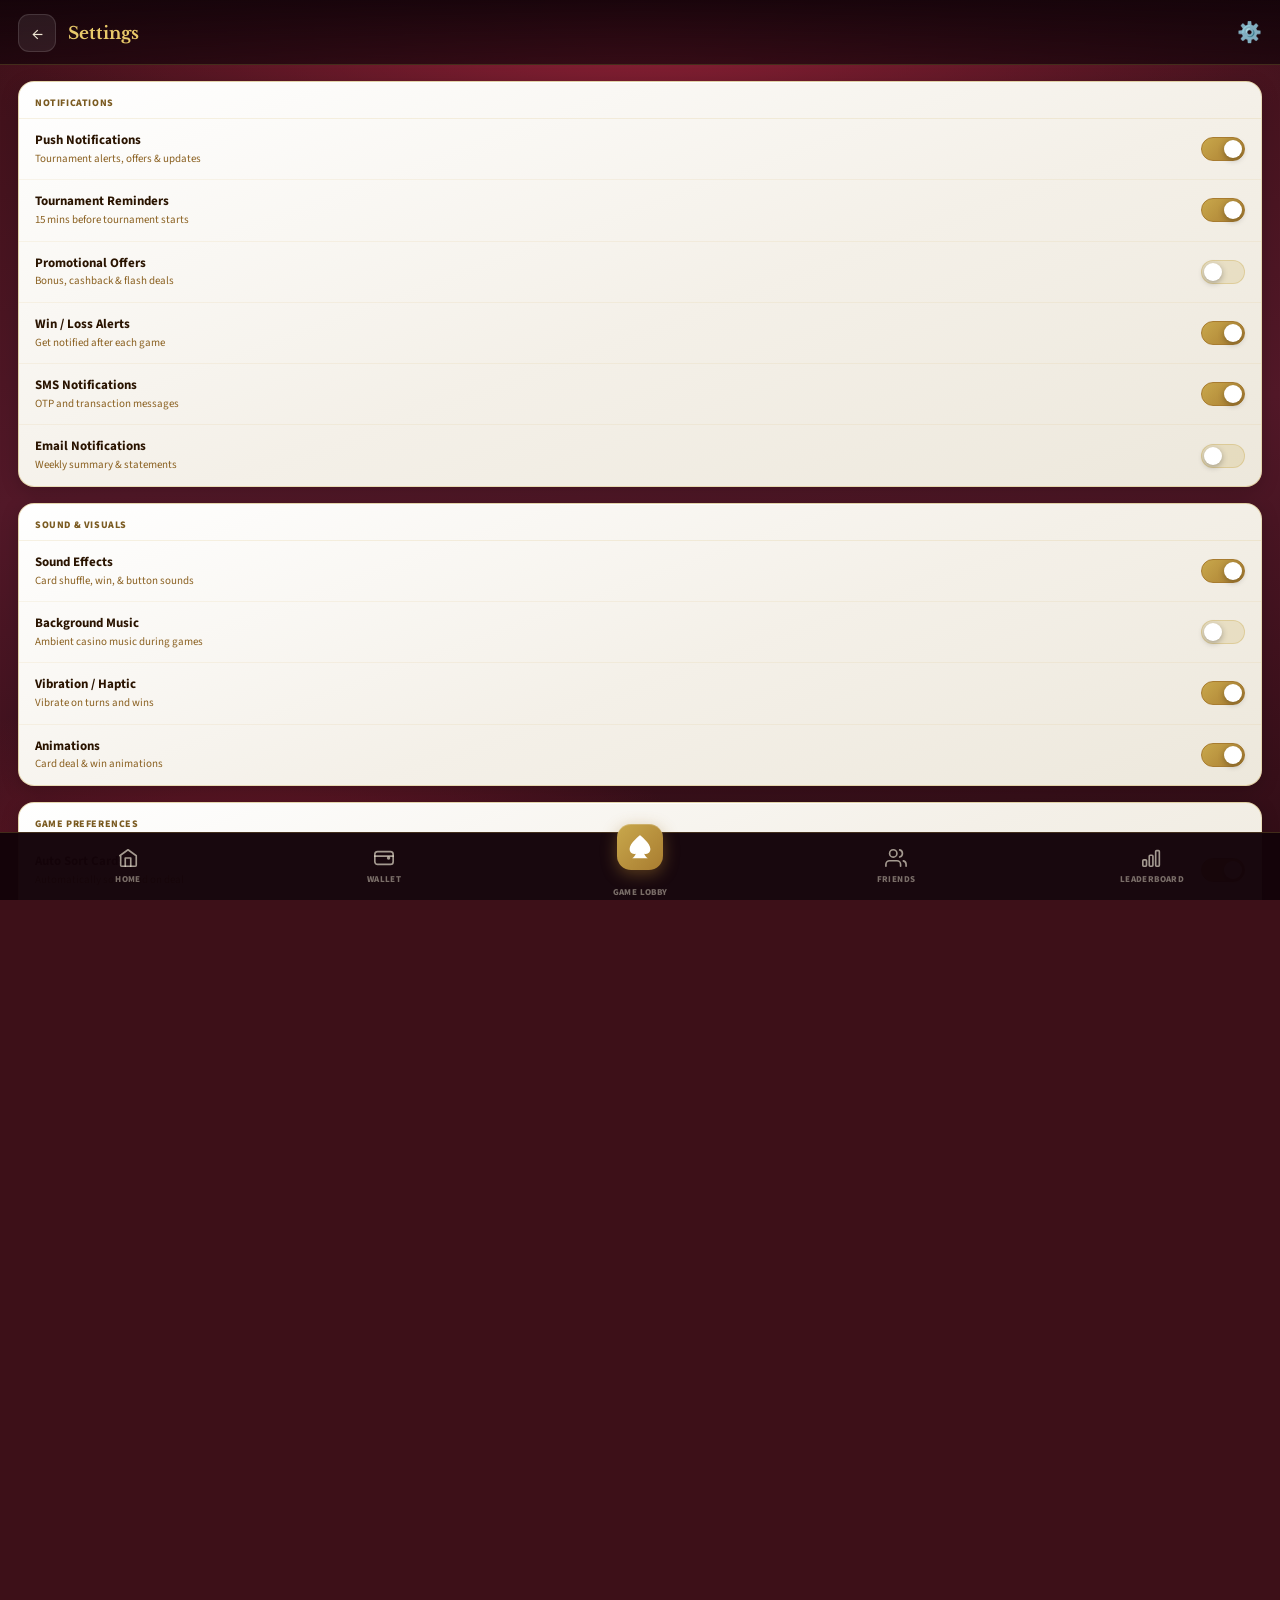
<file: home/settings.html>
<!DOCTYPE html>
<html lang="en">
<head>
<meta charset="UTF-8">
<meta name="viewport" content="width=device-width, initial-scale=1.0, user-scalable=no">
<title>Patti King — Settings</title>
<link rel="preconnect" href="https://fonts.googleapis.com">
<link rel="preconnect" href="https://fonts.gstatic.com" crossorigin>
<link href="https://fonts.googleapis.com/css2?family=Libre+Baskerville:wght@700&family=Source+Sans+3:wght@400;600;700&display=swap" rel="stylesheet">
<link rel="stylesheet" href="../css/common-pages.css">
<style>
.danger-zone {
  margin-top: 8px;
}
.danger-row {
  display: flex; align-items: center; gap: 12px;
  padding: 14px 16px; cursor: pointer;
  border-bottom: 1px solid rgba(224,96,96,0.1);
  transition: background 0.15s; border-radius: 0;
}
.danger-row:first-child { border-radius: 16px 16px 0 0; }
.danger-row:last-child  { border-bottom: none; border-radius: 0 0 16px 16px; }
.danger-row:hover { background: rgba(224,96,96,0.06); }
.danger-row .row-title { color: #c04040; }
.danger-row .row-sub   { color: #a06060; }
.danger-row .row-icon  { background: rgba(224,96,96,0.12); border-color: rgba(224,96,96,0.25); }

/* Language selector */
.lang-row {
  display: flex; gap: 8px; flex-wrap: wrap;
  padding: 10px 16px 14px;
}
.lang-btn {
  padding: 7px 16px; border-radius: 50px;
  font-size: 12px; font-weight: 700;
  border: 1.5px solid rgba(201,168,76,0.3);
  color: #7a5a20; background: rgba(201,168,76,0.08);
  cursor: pointer; transition: 0.18s;
}
.lang-btn.active {
  background: linear-gradient(135deg, #c9a84c, #a87c30);
  border-color: #a87c30; color: #0b1a0e;
}

/* Version info */
.version-info {
  text-align: center; padding: 24px 0 8px;
  font-size: 11px; color: rgba(240,232,213,0.3);
  line-height: 1.8;
}
.version-info strong { color: var(--gold); opacity: 0.6; }
</style>
</head>
<body>
<div class="bg"></div>

<div class="page-wrap">

  <div class="page-header">
    <div class="page-back" onclick="history.back()">&#8592;</div>
    <div class="page-title">Settings</div>
    <div class="page-icon">⚙️</div>
  </div>

  <div class="page-scroll">

    <!-- Notifications -->
    <div class="sec-card">
      <div class="sec-label">Notifications</div>
      <div class="toggle-row">
        <div class="toggle-info">
          <div class="row-title">Push Notifications</div>
          <div class="row-sub">Tournament alerts, offers & updates</div>
        </div>
        <div class="toggle on" onclick="toggleSwitch(this)" data-key="push">
          <div class="toggle-knob"></div>
        </div>
      </div>
      <div class="toggle-row">
        <div class="toggle-info">
          <div class="row-title">Tournament Reminders</div>
          <div class="row-sub">15 mins before tournament starts</div>
        </div>
        <div class="toggle on" onclick="toggleSwitch(this)" data-key="tourn_remind">
          <div class="toggle-knob"></div>
        </div>
      </div>
      <div class="toggle-row">
        <div class="toggle-info">
          <div class="row-title">Promotional Offers</div>
          <div class="row-sub">Bonus, cashback & flash deals</div>
        </div>
        <div class="toggle" onclick="toggleSwitch(this)" data-key="promo">
          <div class="toggle-knob"></div>
        </div>
      </div>
      <div class="toggle-row">
        <div class="toggle-info">
          <div class="row-title">Win / Loss Alerts</div>
          <div class="row-sub">Get notified after each game</div>
        </div>
        <div class="toggle on" onclick="toggleSwitch(this)" data-key="win_alert">
          <div class="toggle-knob"></div>
        </div>
      </div>
      <div class="toggle-row">
        <div class="toggle-info">
          <div class="row-title">SMS Notifications</div>
          <div class="row-sub">OTP and transaction messages</div>
        </div>
        <div class="toggle on" onclick="toggleSwitch(this)" data-key="sms">
          <div class="toggle-knob"></div>
        </div>
      </div>
      <div class="toggle-row">
        <div class="toggle-info">
          <div class="row-title">Email Notifications</div>
          <div class="row-sub">Weekly summary & statements</div>
        </div>
        <div class="toggle" onclick="toggleSwitch(this)" data-key="email">
          <div class="toggle-knob"></div>
        </div>
      </div>
    </div>

    <!-- Sound & Visuals -->
    <div class="sec-card">
      <div class="sec-label">Sound & Visuals</div>
      <div class="toggle-row">
        <div class="toggle-info">
          <div class="row-title">Sound Effects</div>
          <div class="row-sub">Card shuffle, win, & button sounds</div>
        </div>
        <div class="toggle on" onclick="toggleSwitch(this)" data-key="sound">
          <div class="toggle-knob"></div>
        </div>
      </div>
      <div class="toggle-row">
        <div class="toggle-info">
          <div class="row-title">Background Music</div>
          <div class="row-sub">Ambient casino music during games</div>
        </div>
        <div class="toggle" onclick="toggleSwitch(this)" data-key="music">
          <div class="toggle-knob"></div>
        </div>
      </div>
      <div class="toggle-row">
        <div class="toggle-info">
          <div class="row-title">Vibration / Haptic</div>
          <div class="row-sub">Vibrate on turns and wins</div>
        </div>
        <div class="toggle on" onclick="toggleSwitch(this)" data-key="haptic">
          <div class="toggle-knob"></div>
        </div>
      </div>
      <div class="toggle-row">
        <div class="toggle-info">
          <div class="row-title">Animations</div>
          <div class="row-sub">Card deal & win animations</div>
        </div>
        <div class="toggle on" onclick="toggleSwitch(this)" data-key="anim">
          <div class="toggle-knob"></div>
        </div>
      </div>
    </div>

    <!-- Game Preferences -->
    <div class="sec-card">
      <div class="sec-label">Game Preferences</div>
      <div class="toggle-row">
        <div class="toggle-info">
          <div class="row-title">Auto Sort Cards</div>
          <div class="row-sub">Automatically sort hand on deal</div>
        </div>
        <div class="toggle on" onclick="toggleSwitch(this)" data-key="auto_sort">
          <div class="toggle-knob"></div>
        </div>
      </div>
      <div class="toggle-row">
        <div class="toggle-info">
          <div class="row-title">Show Opponent Timer</div>
          <div class="row-sub">See time left for opponents</div>
        </div>
        <div class="toggle on" onclick="toggleSwitch(this)" data-key="opp_timer">
          <div class="toggle-knob"></div>
        </div>
      </div>
      <div class="toggle-row">
        <div class="toggle-info">
          <div class="row-title">Quick Join</div>
          <div class="row-sub">Skip confirmation before joining tables</div>
        </div>
        <div class="toggle" onclick="toggleSwitch(this)" data-key="quick_join">
          <div class="toggle-knob"></div>
        </div>
      </div>
    </div>

    <!-- Language -->
    <div class="sec-card">
      <div class="sec-label">Language</div>
      <div class="lang-row">
        <div class="lang-btn active" onclick="selectLang(this)">🇮🇳 English</div>
        <div class="lang-btn" onclick="selectLang(this)">🇮🇳 मराठी</div>
        <div class="lang-btn" onclick="selectLang(this)">🇮🇳 हिंदी</div>
        <div class="lang-btn" onclick="selectLang(this)">🇮🇳 தமிழ்</div>
        <div class="lang-btn" onclick="selectLang(this)">🇮🇳 తెలుగు</div>
      </div>
    </div>

    <!-- Privacy & Security -->
    <div class="sec-card">
      <div class="sec-label">Privacy & Security</div>
      <div class="list-row" onclick="toast('Change Password page coming soon!','')">
        <div class="row-icon">🔒</div>
        <div class="row-body">
          <div class="row-title">Change Password</div>
          <div class="row-sub">Update your login password</div>
        </div>
        <div class="row-right"><div class="row-arrow">›</div></div>
      </div>
      <div class="list-row" onclick="toast('Biometric setup coming soon!','')">
        <div class="row-icon">👆</div>
        <div class="row-body">
          <div class="row-title">Biometric Login</div>
          <div class="row-sub">Use fingerprint or Face ID</div>
        </div>
        <div class="row-right">
          <div class="toggle" onclick="event.stopPropagation(); toggleSwitch(this)" data-key="biometric">
            <div class="toggle-knob"></div>
          </div>
        </div>
      </div>
      <div class="list-row" onclick="toast('Privacy Policy opening...','')">
        <div class="row-icon">📄</div>
        <div class="row-body">
          <div class="row-title">Privacy Policy</div>
          <div class="row-sub">How we handle your data</div>
        </div>
        <div class="row-right"><div class="row-arrow">›</div></div>
      </div>
      <div class="list-row" onclick="toast('Terms of Service opening...','')">
        <div class="row-icon">📋</div>
        <div class="row-body">
          <div class="row-title">Terms of Service</div>
          <div class="row-sub">Rules and conditions of use</div>
        </div>
        <div class="row-right"><div class="row-arrow">›</div></div>
      </div>
      <div class="toggle-row">
        <div class="toggle-info">
          <div class="row-title">Two-Factor Authentication</div>
          <div class="row-sub">Extra security on login</div>
        </div>
        <div class="toggle on" onclick="toggleSwitch(this)" data-key="2fa">
          <div class="toggle-knob"></div>
        </div>
      </div>
    </div>

    <!-- Danger Zone -->
    <div class="sec-label" style="padding: 14px 0 8px; color: #e06060; font-size: 10px; font-weight: 800; letter-spacing: 0.6px; text-transform: uppercase;">⚠ Danger Zone</div>
    <div class="sec-card danger-zone">
      <div class="danger-row list-row" onclick="confirmLogout()">
        <div class="row-icon red">🚪</div>
        <div class="row-body">
          <div class="row-title" style="color:#c04040;">Logout</div>
          <div class="row-sub" style="color:#a06060;">Sign out of your account</div>
        </div>
        <div class="row-right"><div class="row-arrow" style="color:#e06060;">›</div></div>
      </div>
      <div class="danger-row list-row" onclick="toast('Account deactivation — Contact support.','error')">
        <div class="row-icon red">😴</div>
        <div class="row-body">
          <div class="row-title" style="color:#c04040;">Deactivate Account</div>
          <div class="row-sub" style="color:#a06060;">Temporarily disable your account</div>
        </div>
        <div class="row-right"><div class="row-arrow" style="color:#e06060;">›</div></div>
      </div>
      <div class="danger-row list-row" onclick="toast('Account deletion — Contact support.','error')">
        <div class="row-icon red">🗑️</div>
        <div class="row-body">
          <div class="row-title" style="color:#c04040;">Delete Account</div>
          <div class="row-sub" style="color:#a06060;">Permanently remove your account & data</div>
        </div>
        <div class="row-right"><div class="row-arrow" style="color:#e06060;">›</div></div>
      </div>
    </div>

    <!-- Version -->
    <div class="version-info">
      <strong>Patti King</strong><br>
      Version 2.4.1 (Build 241)<br>
      © 2026 Patti King. All rights reserved.
    </div>

  </div>
</div>

<!-- Bottom Nav -->
<nav class="bottom-nav">
  <div class="nav-item" onclick="window.location.href='home.html'">
    <div class="nav-icon"><svg viewBox="0 0 24 24"><path d="M3 9.5L12 3l9 6.5V20a1 1 0 0 1-1 1H5a1 1 0 0 1-1-1V9.5z"/><path d="M9 21V12h6v9"/></svg></div>
    <div class="nav-label">Home</div>
  </div>
  <div class="nav-item" onclick="window.location.href='wallet.html'">
    <div class="nav-icon"><svg viewBox="0 0 24 24"><rect x="2" y="5" width="20" height="14" rx="3"/><path d="M16 12a1 1 0 1 0 2 0 1 1 0 0 0-2 0"/><path d="M2 10h20"/></svg></div>
    <div class="nav-label">Wallet</div>
  </div>
  <div class="nav-item nav-lobby" onclick="window.location.href='game_lobby.html'">
    <div class="nav-icon"><svg viewBox="0 0 100 100" width="26" height="26"><path d="M50 5 C50 5 10 35 10 58 C10 72 20 80 34 76 C30 84 26 90 20 93 L80 93 C74 90 70 84 66 76 C80 80 90 72 90 58 C90 35 50 5 50 5Z" fill="#ffffff"/></svg></div>
    <div class="nav-label">Game Lobby</div>
  </div>
  <div class="nav-item">
    <div class="nav-icon"><svg viewBox="0 0 24 24"><path d="M17 21v-2a4 4 0 0 0-4-4H5a4 4 0 0 0-4 4v2"/><circle cx="9" cy="7" r="4"/><path d="M23 21v-2a4 4 0 0 0-3-3.87"/><path d="M16 3.13a4 4 0 0 1 0 7.75"/></svg></div>
    <div class="nav-label">Friends</div>
  </div>
  <div class="nav-item">
    <div class="nav-icon"><svg viewBox="0 0 24 24"><rect x="2" y="14" width="4" height="7" rx="1"/><rect x="9" y="9" width="4" height="12" rx="1"/><rect x="16" y="4" width="4" height="17" rx="1"/></svg></div>
    <div class="nav-label">Leaderboard</div>
  </div>
</nav>

<div class="toast" id="toast"></div>
<script>
let toastT;
function toast(msg, type='') {
  const el = document.getElementById('toast');
  el.textContent = msg; el.className = 'toast show ' + type;
  clearTimeout(toastT); toastT = setTimeout(() => el.classList.remove('show'), 2500);
}
function toggleSwitch(el) {
  el.classList.toggle('on');
  const state = el.classList.contains('on') ? 'ON' : 'OFF';
  const key = el.dataset.key || 'setting';
  toast(key.replace(/_/g,' ').replace(/\b\w/g,c=>c.toUpperCase()) + ': ' + state, state==='ON'?'success':'');
}
function selectLang(btn) {
  document.querySelectorAll('.lang-btn').forEach(b => b.classList.remove('active'));
  btn.classList.add('active');
  toast('Language changed to ' + btn.textContent.trim(), 'success');
}
function confirmLogout() {
  if (confirm('Are you sure you want to logout?')) {
    toast('Logging out...', '');
    setTimeout(() => { window.location.href = '../index.html'; }, 800);
  }
}
</script>
</body>
</html>
</file>
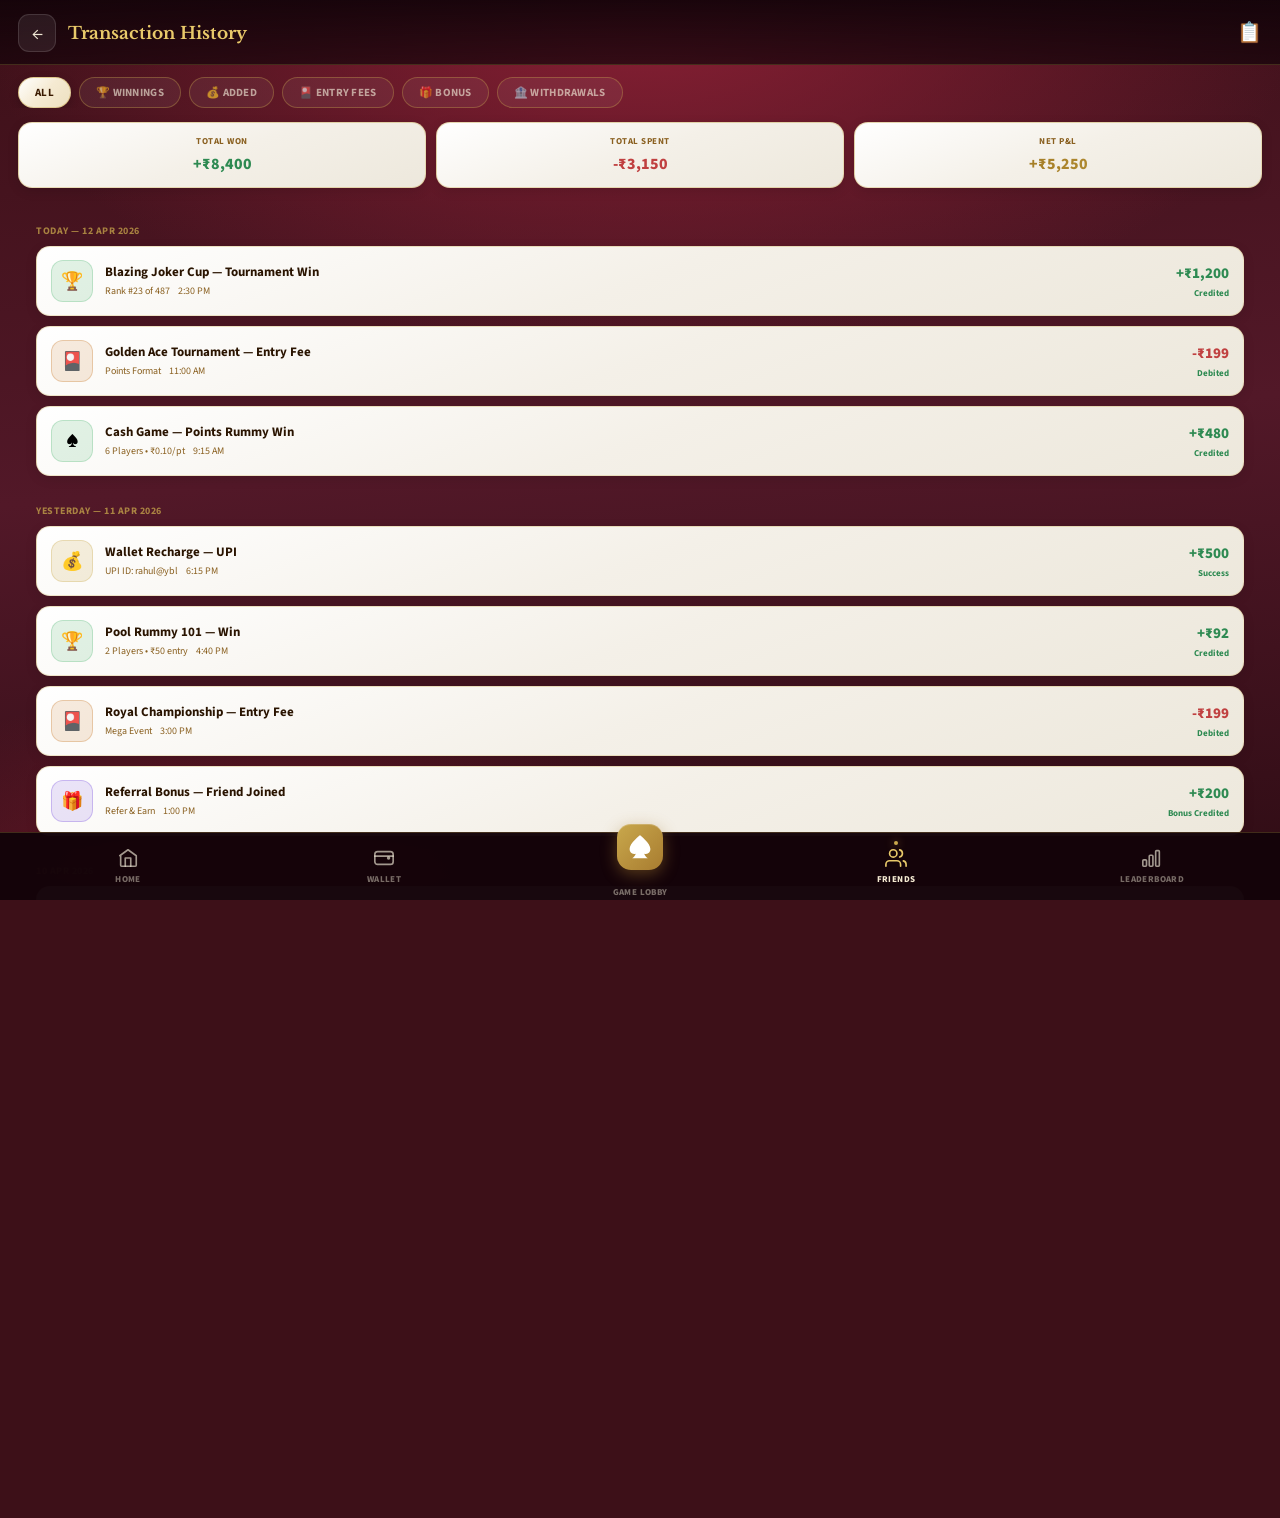
<file: home/transactions.html>
<!DOCTYPE html>
<html lang="en">
<head>
<meta charset="UTF-8">
<meta name="viewport" content="width=device-width, initial-scale=1.0, user-scalable=no">
<title>Patti King — Transaction History</title>
<link rel="preconnect" href="https://fonts.googleapis.com">
<link rel="preconnect" href="https://fonts.gstatic.com" crossorigin>
<link href="https://fonts.googleapis.com/css2?family=Libre+Baskerville:wght@700&family=Source+Sans+3:wght@400;600;700&display=swap" rel="stylesheet">
<link rel="stylesheet" href="../css/common-pages.css">
<style>
/* Filter chips row */
.filter-bar {
  display: flex; gap: 8px; overflow-x: auto; padding: 12px 18px 0;
  scrollbar-width: none;
}
.filter-bar::-webkit-scrollbar { display: none; }
.filter-chip {
  flex-shrink: 0; padding: 7px 16px; border-radius: 50px;
  font-size: 11px; font-weight: 700; letter-spacing: 0.3px; text-transform: uppercase;
  border: 1.5px solid rgba(201,168,76,0.35);
  color: var(--muted); background: rgba(255,255,255,0.06);
  cursor: pointer; transition: 0.18s; white-space: nowrap;
}
.filter-chip.active {
  background: linear-gradient(135deg, #ffffff, #f5ead2, #ede0c0);
  border-color: rgba(201,168,76,0.5); color: #3a1a00;
  box-shadow: 0 3px 10px rgba(0,0,0,0.2);
}
.filter-chip:hover:not(.active) { background: rgba(255,255,255,0.1); color: var(--text); }

/* Summary strip */
.summary-strip {
  display: flex; gap: 10px; padding: 14px 18px 6px;
}
.sum-box {
  flex: 1; background: linear-gradient(160deg, #ffffff, #f4f0e8, #ede8dc);
  border: 1.5px solid rgba(201,168,76,0.4); border-radius: 14px;
  padding: 12px; text-align: center;
  box-shadow: 0 3px 12px rgba(0,0,0,0.12);
}
.sum-label { font-size: 9px; font-weight: 700; letter-spacing: 0.5px; text-transform: uppercase; color: #8a6020; margin-bottom: 5px; }
.sum-val   { font-size: 16px; font-weight: 800; }
.sum-val.green { color: #2e8a52; }
.sum-val.red   { color: #c04040; }
.sum-val.gold  {
  background: linear-gradient(135deg, #8a5e0a, #c9a84c);
  -webkit-background-clip: text; -webkit-text-fill-color: transparent; background-clip: text;
}

/* Date group */
.date-group { padding: 14px 18px 4px; }
.date-label {
  font-size: 10px; font-weight: 700; letter-spacing: 0.5px;
  text-transform: uppercase; color: var(--gold); opacity: 0.75;
  margin-bottom: 8px;
}

/* Transaction row */
.txn-card {
  background: linear-gradient(160deg, #ffffff, #f4f0e8, #ede8dc);
  border: 1.5px solid rgba(201,168,76,0.3); border-radius: 14px;
  margin-bottom: 10px; overflow: hidden;
  box-shadow: 0 3px 12px rgba(0,0,0,0.1);
  transition: transform 0.15s;
  cursor: pointer;
}
.txn-card:hover { transform: translateY(-1px); }
.txn-card:active { transform: scale(0.98); }
.txn-row {
  display: flex; align-items: center; gap: 12px;
  padding: 13px 14px;
}
.txn-ico {
  width: 42px; height: 42px; border-radius: 12px; flex-shrink: 0;
  display: flex; align-items: center; justify-content: center;
  font-size: 18px;
}
.txn-ico.win    { background: rgba(93,186,125,0.18);  border: 1px solid rgba(93,186,125,0.3); }
.txn-ico.loss   { background: rgba(224,96,96,0.18);   border: 1px solid rgba(224,96,96,0.3);  }
.txn-ico.add    { background: rgba(201,168,76,0.18);  border: 1px solid rgba(201,168,76,0.3); }
.txn-ico.bonus  { background: rgba(120,80,220,0.15);  border: 1px solid rgba(120,80,220,0.3); }
.txn-ico.fee    { background: rgba(200,120,40,0.15);  border: 1px solid rgba(200,120,40,0.3); }
.txn-info       { flex: 1; min-width: 0; }
.txn-name       { font-size: 13px; font-weight: 700; color: #2a1400; line-height: 1.3; }
.txn-meta       { font-size: 10px; color: #8a6020; margin-top: 3px; display: flex; gap: 8px; flex-wrap: wrap; }
.txn-meta span  { white-space: nowrap; }
.txn-right      { text-align: right; flex-shrink: 0; }
.txn-amt        { font-size: 15px; font-weight: 800; }
.txn-amt.green  { color: #2e8a52; }
.txn-amt.red    { color: #c04040; }
.txn-status     { font-size: 9px; font-weight: 700; margin-top: 3px; }
.txn-status.done    { color: #2e8a52; }
.txn-status.pending { color: #b8860b; }
.txn-status.failed  { color: #c04040; }
</style>
</head>
<body>
<div class="bg"></div>

<div class="page-wrap">

  <!-- Header -->
  <div class="page-header">
    <div class="page-back" onclick="history.back()">&#8592;</div>
    <div class="page-title">Transaction History</div>
    <div class="page-icon">📋</div>
  </div>

  <!-- Filter Chips -->
  <div class="filter-bar">
    <div class="filter-chip active" onclick="filterTxn(this,'all')">All</div>
    <div class="filter-chip" onclick="filterTxn(this,'win')">🏆 Winnings</div>
    <div class="filter-chip" onclick="filterTxn(this,'add')">💰 Added</div>
    <div class="filter-chip" onclick="filterTxn(this,'fee')">🎴 Entry Fees</div>
    <div class="filter-chip" onclick="filterTxn(this,'bonus')">🎁 Bonus</div>
    <div class="filter-chip" onclick="filterTxn(this,'withdraw')">🏦 Withdrawals</div>
  </div>

  <!-- Summary Strip -->
  <div class="summary-strip">
    <div class="sum-box">
      <div class="sum-label">Total Won</div>
      <div class="sum-val green">+₹8,400</div>
    </div>
    <div class="sum-box">
      <div class="sum-label">Total Spent</div>
      <div class="sum-val red">-₹3,150</div>
    </div>
    <div class="sum-box">
      <div class="sum-label">Net P&L</div>
      <div class="sum-val gold">+₹5,250</div>
    </div>
  </div>

  <!-- Scroll body -->
  <div class="page-scroll" id="txnList">

    <!-- Today -->
    <div class="date-group">
      <div class="date-label">Today — 12 Apr 2026</div>

      <div class="txn-card" data-type="win">
        <div class="txn-row">
          <div class="txn-ico win">🏆</div>
          <div class="txn-info">
            <div class="txn-name">Blazing Joker Cup — Tournament Win</div>
            <div class="txn-meta">
              <span>Rank #23 of 487</span>
              <span>2:30 PM</span>
            </div>
          </div>
          <div class="txn-right">
            <div class="txn-amt green">+₹1,200</div>
            <div class="txn-status done">Credited</div>
          </div>
        </div>
      </div>

      <div class="txn-card" data-type="fee">
        <div class="txn-row">
          <div class="txn-ico fee">🎴</div>
          <div class="txn-info">
            <div class="txn-name">Golden Ace Tournament — Entry Fee</div>
            <div class="txn-meta">
              <span>Points Format</span>
              <span>11:00 AM</span>
            </div>
          </div>
          <div class="txn-right">
            <div class="txn-amt red">-₹199</div>
            <div class="txn-status done">Debited</div>
          </div>
        </div>
      </div>

      <div class="txn-card" data-type="win">
        <div class="txn-row">
          <div class="txn-ico win">♠</div>
          <div class="txn-info">
            <div class="txn-name">Cash Game — Points Rummy Win</div>
            <div class="txn-meta">
              <span>6 Players • ₹0.10/pt</span>
              <span>9:15 AM</span>
            </div>
          </div>
          <div class="txn-right">
            <div class="txn-amt green">+₹480</div>
            <div class="txn-status done">Credited</div>
          </div>
        </div>
      </div>
    </div>

    <!-- Yesterday -->
    <div class="date-group">
      <div class="date-label">Yesterday — 11 Apr 2026</div>

      <div class="txn-card" data-type="add">
        <div class="txn-row">
          <div class="txn-ico add">💰</div>
          <div class="txn-info">
            <div class="txn-name">Wallet Recharge — UPI</div>
            <div class="txn-meta">
              <span>UPI ID: rahul@ybl</span>
              <span>6:15 PM</span>
            </div>
          </div>
          <div class="txn-right">
            <div class="txn-amt green">+₹500</div>
            <div class="txn-status done">Success</div>
          </div>
        </div>
      </div>

      <div class="txn-card" data-type="win">
        <div class="txn-row">
          <div class="txn-ico win">🏆</div>
          <div class="txn-info">
            <div class="txn-name">Pool Rummy 101 — Win</div>
            <div class="txn-meta">
              <span>2 Players • ₹50 entry</span>
              <span>4:40 PM</span>
            </div>
          </div>
          <div class="txn-right">
            <div class="txn-amt green">+₹92</div>
            <div class="txn-status done">Credited</div>
          </div>
        </div>
      </div>

      <div class="txn-card" data-type="fee">
        <div class="txn-row">
          <div class="txn-ico fee">🎴</div>
          <div class="txn-info">
            <div class="txn-name">Royal Championship — Entry Fee</div>
            <div class="txn-meta">
              <span>Mega Event</span>
              <span>3:00 PM</span>
            </div>
          </div>
          <div class="txn-right">
            <div class="txn-amt red">-₹199</div>
            <div class="txn-status done">Debited</div>
          </div>
        </div>
      </div>

      <div class="txn-card" data-type="bonus">
        <div class="txn-row">
          <div class="txn-ico bonus">🎁</div>
          <div class="txn-info">
            <div class="txn-name">Referral Bonus — Friend Joined</div>
            <div class="txn-meta">
              <span>Refer & Earn</span>
              <span>1:00 PM</span>
            </div>
          </div>
          <div class="txn-right">
            <div class="txn-amt green">+₹200</div>
            <div class="txn-status done">Bonus Credited</div>
          </div>
        </div>
      </div>
    </div>

    <!-- 10 Apr -->
    <div class="date-group">
      <div class="date-label">10 Apr 2026</div>

      <div class="txn-card" data-type="withdraw">
        <div class="txn-row">
          <div class="txn-ico add">🏦</div>
          <div class="txn-info">
            <div class="txn-name">Withdrawal to Bank Account</div>
            <div class="txn-meta">
              <span>SBI •••• 4521</span>
              <span>5:30 PM</span>
            </div>
          </div>
          <div class="txn-right">
            <div class="txn-amt red">-₹1,000</div>
            <div class="txn-status done">Processed</div>
          </div>
        </div>
      </div>

      <div class="txn-card" data-type="win">
        <div class="txn-row">
          <div class="txn-ico win">🏆</div>
          <div class="txn-info">
            <div class="txn-name">Deals Rummy — 6 Deals Win</div>
            <div class="txn-meta">
              <span>6 Players • ₹100 entry</span>
              <span>2:10 PM</span>
            </div>
          </div>
          <div class="txn-right">
            <div class="txn-amt green">+₹560</div>
            <div class="txn-status done">Credited</div>
          </div>
        </div>
      </div>

      <div class="txn-card" data-type="add">
        <div class="txn-row">
          <div class="txn-ico add">💰</div>
          <div class="txn-info">
            <div class="txn-name">Wallet Recharge — Debit Card</div>
            <div class="txn-meta">
              <span>HDFC •••• 7832</span>
              <span>10:00 AM</span>
            </div>
          </div>
          <div class="txn-right">
            <div class="txn-amt green">+₹1,000</div>
            <div class="txn-status pending">Processing…</div>
          </div>
        </div>
      </div>

      <div class="txn-card" data-type="bonus">
        <div class="txn-row">
          <div class="txn-ico bonus">🌟</div>
          <div class="txn-info">
            <div class="txn-name">Daily Login Bonus</div>
            <div class="txn-meta">
              <span>Day 7 Streak</span>
              <span>8:05 AM</span>
            </div>
          </div>
          <div class="txn-right">
            <div class="txn-amt green">+₹50</div>
            <div class="txn-status done">Bonus Credited</div>
          </div>
        </div>
      </div>
    </div>

    <!-- 8 Apr -->
    <div class="date-group">
      <div class="date-label">8 Apr 2026</div>
      <div class="txn-card" data-type="fee">
        <div class="txn-row">
          <div class="txn-ico loss">🎴</div>
          <div class="txn-info">
            <div class="txn-name">Points Rummy — Entry Fee</div>
            <div class="txn-meta">
              <span>6 Players • ₹0.50/pt</span>
              <span>8:30 PM</span>
            </div>
          </div>
          <div class="txn-right">
            <div class="txn-amt red">-₹40</div>
            <div class="txn-status done">Debited</div>
          </div>
        </div>
      </div>
      <div class="txn-card" data-type="win">
        <div class="txn-row">
          <div class="txn-ico win">🏆</div>
          <div class="txn-info">
            <div class="txn-name">Ramble King — Points Win</div>
            <div class="txn-meta">
              <span>Challenger Series</span>
              <span>7:00 PM</span>
            </div>
          </div>
          <div class="txn-right">
            <div class="txn-amt green">+₹3,800</div>
            <div class="txn-status done">Credited</div>
          </div>
        </div>
      </div>
    </div>

  </div><!-- page-scroll -->
</div>

<!-- Bottom Nav -->
<nav class="bottom-nav">
  <div class="nav-item" onclick="window.location.href='home.html'">
    <div class="nav-icon"><svg viewBox="0 0 24 24"><path d="M3 9.5L12 3l9 6.5V20a1 1 0 0 1-1 1H5a1 1 0 0 1-1-1V9.5z"/><path d="M9 21V12h6v9"/></svg></div>
    <div class="nav-label">Home</div>
  </div>
  <div class="nav-item" onclick="window.location.href='wallet.html'">
    <div class="nav-icon"><svg viewBox="0 0 24 24"><rect x="2" y="5" width="20" height="14" rx="3"/><path d="M16 12a1 1 0 1 0 2 0 1 1 0 0 0-2 0"/><path d="M2 10h20"/></svg></div>
    <div class="nav-label">Wallet</div>
  </div>
  <div class="nav-item nav-lobby" onclick="window.location.href='game_lobby.html'">
    <div class="nav-icon"><svg viewBox="0 0 100 100" width="26" height="26"><path d="M50 5 C50 5 10 35 10 58 C10 72 20 80 34 76 C30 84 26 90 20 93 L80 93 C74 90 70 84 66 76 C80 80 90 72 90 58 C90 35 50 5 50 5Z" fill="#ffffff"/></svg></div>
    <div class="nav-label">Game Lobby</div>
  </div>
  <div class="nav-item active">
    <div class="nav-icon"><svg viewBox="0 0 24 24"><path d="M17 21v-2a4 4 0 0 0-4-4H5a4 4 0 0 0-4 4v2"/><circle cx="9" cy="7" r="4"/><path d="M23 21v-2a4 4 0 0 0-3-3.87"/><path d="M16 3.13a4 4 0 0 1 0 7.75"/></svg></div>
    <div class="nav-label">Friends</div>
  </div>
  <div class="nav-item" onclick="window.location.href='leaderboard.html'">
    <div class="nav-icon"><svg viewBox="0 0 24 24"><rect x="2" y="14" width="4" height="7" rx="1"/><rect x="9" y="9" width="4" height="12" rx="1"/><rect x="16" y="4" width="4" height="17" rx="1"/></svg></div>
    <div class="nav-label">Leaderboard</div>
  </div>
</nav>

<div class="toast" id="toast"></div>

<script>
let toastT;
function toast(msg, type='') {
  const el = document.getElementById('toast');
  el.textContent = msg; el.className = 'toast show ' + type;
  clearTimeout(toastT);
  toastT = setTimeout(() => el.classList.remove('show'), 2500);
}

function filterTxn(chip, type) {
  document.querySelectorAll('.filter-chip').forEach(c => c.classList.remove('active'));
  chip.classList.add('active');
  document.querySelectorAll('.txn-card').forEach(card => {
    if (type === 'all' || card.dataset.type === type) {
      card.style.display = '';
    } else {
      card.style.display = 'none';
    }
  });
  // Hide empty date groups
  document.querySelectorAll('.date-group').forEach(g => {
    const visible = [...g.querySelectorAll('.txn-card')].some(c => c.style.display !== 'none');
    g.style.display = visible ? '' : 'none';
  });
}
</script>
</body>
</html>
</file>
<file: css/common-pages.css>
/* ══════════════════════════════════════
   Patti King — Inner Pages Shared CSS
   (transactions, profile, settings,
    refer, help, about)
   ══════════════════════════════════════ */

*, *::before, *::after {
  margin: 0; padding: 0;
  box-sizing: border-box;
  -webkit-tap-highlight-color: transparent;
}

:root {
  --g1: #3d1018;
  --g2: #4a1420;
  --g3: #521828;
  --felt: #6b1f2f;
  --gold: #c9a84c;
  --gold2: #e8c96a;
  --gold3: #f5dfa0;
  --border: rgba(201,168,76,0.5);
  --border2: rgba(201,168,76,0.25);
  --text: #f0e8d5;
  --muted: rgba(240,232,213,0.65);
  --green: #5dba7d;
  --red: #e06060;
  --nav-h: 68px;
}

html, body {
  height: 100%; width: 100%;
  background: var(--g1);
  overflow-x: hidden;
  overflow-y: auto;
  font-family: 'Source Sans 3', Arial, sans-serif;
}

/* ── BACKGROUND ── */
.bg {
  position: fixed; inset: 0;
  background:
    radial-gradient(ellipse 80% 60% at 50% 0%, #8b2035 0%, transparent 65%),
    radial-gradient(ellipse 60% 40% at 20% 100%, #6e1828 0%, transparent 60%),
    linear-gradient(175deg, #3d1018 0%, #521828 50%, #2e0c14 100%);
  z-index: 0;
}

/* ── PAGE WRAPPER ── */
.page-wrap {
  position: relative; z-index: 10;
  min-height: 100vh;
  display: flex; flex-direction: column;
  padding-bottom: calc(var(--nav-h) + 16px);
}

/* ── BACK HEADER ── */
.page-header {
  display: flex; align-items: center; gap: 12px;
  padding: 14px 18px 12px;
  background: linear-gradient(180deg, rgba(20,4,10,0.95) 0%, rgba(20,4,10,0.7) 100%);
  position: sticky; top: 0; z-index: 50;
  backdrop-filter: blur(10px);
  border-bottom: 1px solid var(--border2);
}
.page-back {
  width: 38px; height: 38px;
  background: rgba(255,255,255,0.08);
  border: 1px solid rgba(255,255,255,0.12);
  border-radius: 11px;
  display: flex; align-items: center; justify-content: center;
  cursor: pointer; color: var(--text); font-size: 18px;
  transition: background 0.2s; flex-shrink: 0;
}
.page-back:hover { background: rgba(255,255,255,0.14); }
.page-title {
  font-family: 'Libre Baskerville', serif;
  font-size: 17px; font-weight: 700; color: var(--gold2);
  flex: 1;
}
.page-icon {
  font-size: 20px; flex-shrink: 0;
}

/* ── SCROLL BODY ── */
.page-scroll {
  flex: 1;
  padding: 16px 18px 24px;
}

/* ── SECTION CARD ── */
.sec-card {
  background: linear-gradient(160deg, #ffffff 0%, #f4f0e8 55%, #ede8dc 100%);
  border: 1.5px solid rgba(201,168,76,0.4);
  border-radius: 16px;
  overflow: hidden;
  box-shadow: 0 4px 18px rgba(0,0,0,0.18);
  margin-bottom: 16px;
  position: relative;
}
.sec-card::before {
  content: '';
  position: absolute; top: 0; left: 10%; right: 10%; height: 1px;
  background: linear-gradient(90deg, transparent, rgba(255,255,255,0.9), transparent);
}

/* ── SECTION LABEL ── */
.sec-label {
  font-size: 10px; font-weight: 800; letter-spacing: 0.6px;
  text-transform: uppercase; color: #7a5a20;
  padding: 14px 16px 8px;
  border-bottom: 1px solid rgba(201,168,76,0.15);
}

/* ── LIST ROW ── */
.list-row {
  display: flex; align-items: center; gap: 12px;
  padding: 13px 16px;
  border-bottom: 1px solid rgba(201,168,76,0.1);
  cursor: pointer; transition: background 0.15s;
  position: relative;
}
.list-row:last-child { border-bottom: none; }
.list-row:hover { background: rgba(201,168,76,0.06); }
.list-row:active { background: rgba(201,168,76,0.12); }

.row-icon {
  width: 38px; height: 38px; border-radius: 11px; flex-shrink: 0;
  display: flex; align-items: center; justify-content: center;
  font-size: 17px;
  background: linear-gradient(135deg, rgba(201,168,76,0.18), rgba(201,168,76,0.07));
  border: 1px solid rgba(201,168,76,0.25);
}
.row-icon.green { background: rgba(93,186,125,0.15); border-color: rgba(93,186,125,0.25); }
.row-icon.red   { background: rgba(224,96,96,0.15);  border-color: rgba(224,96,96,0.25); }
.row-icon.blue  { background: rgba(100,149,237,0.15); border-color: rgba(100,149,237,0.25); }

.row-body { flex: 1; min-width: 0; }
.row-title { font-size: 13px; font-weight: 700; color: #2a1400; line-height: 1.3; }
.row-sub   { font-size: 11px; color: #8a6020; margin-top: 2px; line-height: 1.4; }

.row-right { flex-shrink: 0; display: flex; align-items: center; gap: 6px; }
.row-value { font-size: 13px; font-weight: 700; color: #5a3800; }
.row-value.green { color: #2e8a52; }
.row-value.red   { color: #c04040; }
.row-arrow { color: #b8902a; font-size: 16px; opacity: 0.6; }
.row-badge {
  font-size: 9px; font-weight: 800; padding: 3px 8px;
  border-radius: 20px; letter-spacing: 0.3px;
}
.row-badge.gold    { background: linear-gradient(135deg, #c9a84c, #a87c30); color: #0b1a0e; }
.row-badge.green   { background: rgba(93,186,125,0.2); color: #2e8a52; border: 1px solid rgba(93,186,125,0.35); }
.row-badge.red     { background: rgba(224,96,96,0.15); color: #c04040; border: 1px solid rgba(224,96,96,0.3); }
.row-badge.pending { background: rgba(232,201,106,0.2); color: #8a6010; border: 1px solid rgba(201,168,76,0.35); }

/* ── STAT GRID ── */
.stat-grid {
  display: grid; grid-template-columns: 1fr 1fr;
  gap: 10px; margin-bottom: 16px;
}
.stat-card {
  background: linear-gradient(160deg, #ffffff 0%, #f4f0e8 60%, #ede8dc 100%);
  border: 1.5px solid rgba(201,168,76,0.4);
  border-radius: 14px; padding: 14px 12px;
  text-align: center;
  box-shadow: 0 3px 12px rgba(0,0,0,0.12);
  position: relative; overflow: hidden;
}
.stat-card::before {
  content: '';
  position: absolute; top: 0; left: 10%; right: 10%; height: 1px;
  background: linear-gradient(90deg, transparent, rgba(255,255,255,0.85), transparent);
}
.stat-icon  { font-size: 22px; margin-bottom: 6px; }
.stat-label { font-size: 9px; font-weight: 700; letter-spacing: 0.5px; text-transform: uppercase; color: #8a6020; margin-bottom: 4px; }
.stat-value {
  font-size: 18px; font-weight: 800;
  background: linear-gradient(135deg, #8a5e0a, #c9a84c);
  -webkit-background-clip: text; -webkit-text-fill-color: transparent; background-clip: text;
}
.stat-value.green { background: linear-gradient(135deg, #2e8a52, #5dba7d); -webkit-background-clip: text; background-clip: text; }

/* ── DARK INFO CARDS ── */
.dark-card {
  background: linear-gradient(135deg, rgba(110,30,48,0.75), rgba(55,12,22,0.9));
  border: 1px solid var(--border2);
  border-radius: 16px; padding: 18px;
  margin-bottom: 16px;
  box-shadow: 0 6px 24px rgba(0,0,0,0.3);
}
.dark-card-title {
  font-family: 'Libre Baskerville', serif;
  font-size: 15px; font-weight: 700; color: var(--gold2);
  margin-bottom: 8px;
}
.dark-card-sub { font-size: 12px; color: var(--muted); line-height: 1.6; }

/* ── PRIMARY BUTTON ── */
.btn-primary {
  width: 100%; padding: 14px;
  background: linear-gradient(135deg, #c9a84c, #a87c30);
  border: none; border-radius: 12px; color: #0b1a0e;
  font-family: 'Source Sans 3', Arial, sans-serif;
  font-size: 14px; font-weight: 800; letter-spacing: 0.5px;
  cursor: pointer; margin-top: 12px;
  box-shadow: 0 5px 18px rgba(168,124,48,0.4);
  transition: transform 0.18s, box-shadow 0.18s;
}
.btn-primary:hover  { transform: translateY(-1px); box-shadow: 0 8px 24px rgba(168,124,48,0.5); }
.btn-primary:active { transform: scale(0.97); }

.btn-outline {
  width: 100%; padding: 13px;
  background: rgba(201,168,76,0.1);
  border: 1.5px solid var(--border);
  border-radius: 12px; color: var(--gold2);
  font-family: 'Source Sans 3', Arial, sans-serif;
  font-size: 13px; font-weight: 700; letter-spacing: 0.3px;
  cursor: pointer; margin-top: 10px;
  transition: background 0.2s;
}
.btn-outline:hover { background: rgba(201,168,76,0.18); }

/* ── DIVIDER ── */
.page-divider {
  display: flex; align-items: center; gap: 10px;
  margin: 18px 0;
}
.page-divider .line   { flex: 1; height: 1px; background: var(--border2); }
.page-divider .diamond { color: var(--gold); font-size: 8px; opacity: 0.6; }

/* ── INPUT GROUP ── */
.input-group { margin-bottom: 14px; }
.input-label {
  display: block; font-size: 9px; font-weight: 700;
  letter-spacing: 0.5px; text-transform: uppercase;
  color: var(--gold); opacity: 0.85; margin-bottom: 6px;
}
.inp {
  width: 100%;
  background: rgba(255,255,255,0.07);
  border: 1px solid var(--border2); border-radius: 10px;
  padding: 12px 14px; color: var(--text);
  font-family: 'Source Sans 3', Arial, sans-serif;
  font-size: 14px; outline: none;
  transition: border-color 0.2s, box-shadow 0.2s;
  -webkit-appearance: none;
}
.inp:focus {
  border-color: rgba(201,168,76,0.5);
  box-shadow: 0 0 0 3px rgba(201,168,76,0.08);
}
.inp::placeholder { color: rgba(240,232,213,0.3); }

/* ── TOGGLE SWITCH ── */
.toggle-row {
  display: flex; align-items: center; justify-content: space-between;
  padding: 13px 16px;
  border-bottom: 1px solid rgba(201,168,76,0.1);
}
.toggle-row:last-child { border-bottom: none; }
.toggle-info .row-title { font-size: 13px; font-weight: 700; color: #2a1400; }
.toggle-info .row-sub   { font-size: 11px; color: #8a6020; margin-top: 2px; }
.toggle {
  width: 44px; height: 24px; border-radius: 12px;
  background: rgba(201,168,76,0.2); border: 1.5px solid rgba(201,168,76,0.35);
  cursor: pointer; position: relative; flex-shrink: 0;
  transition: background 0.25s, border-color 0.25s;
}
.toggle.on {
  background: linear-gradient(135deg, #c9a84c, #a87c30);
  border-color: #a87c30;
}
.toggle-knob {
  position: absolute; top: 2px; left: 2px;
  width: 18px; height: 18px; border-radius: 50%;
  background: #fff; box-shadow: 0 2px 6px rgba(0,0,0,0.3);
  transition: left 0.25s cubic-bezier(0.34,1.56,0.64,1);
}
.toggle.on .toggle-knob { left: 22px; }

/* ── AVATAR RING ── */
.profile-avatar-wrap {
  display: flex; flex-direction: column; align-items: center;
  padding: 24px 0 18px;
}
.profile-avatar {
  width: 80px; height: 80px; border-radius: 50%;
  background: linear-gradient(135deg, rgba(201,168,76,0.3), rgba(201,168,76,0.1));
  border: 3px solid var(--gold);
  display: flex; align-items: center; justify-content: center;
  font-size: 36px; margin-bottom: 10px;
  box-shadow: 0 0 28px rgba(201,168,76,0.35);
}
.profile-name {
  font-family: 'Libre Baskerville', serif;
  font-size: 18px; font-weight: 700; color: var(--text);
  margin-bottom: 4px;
}
.profile-level {
  font-size: 11px; font-weight: 700; color: var(--gold);
  letter-spacing: 0.5px; text-transform: uppercase; opacity: 0.85;
}
.profile-uid { font-size: 10px; color: var(--muted); margin-top: 3px; }

/* ── REFERRAL CARD ── */
.refer-box {
  background: linear-gradient(135deg, rgba(201,168,76,0.18), rgba(168,124,48,0.08));
  border: 1.5px solid var(--border);
  border-radius: 16px; padding: 20px;
  text-align: center; margin-bottom: 16px;
}
.refer-code {
  font-family: 'Libre Baskerville', serif;
  font-size: 26px; font-weight: 700;
  letter-spacing: 6px;
  background: linear-gradient(135deg, var(--gold3), var(--gold));
  -webkit-background-clip: text; -webkit-text-fill-color: transparent; background-clip: text;
  margin: 10px 0;
}
.refer-sub { font-size: 12px; color: var(--muted); }

/* ── FAQ ITEM ── */
.faq-item {
  border-bottom: 1px solid rgba(201,168,76,0.1);
  padding: 0;
  overflow: hidden;
}
.faq-item:last-child { border-bottom: none; }
.faq-q {
  display: flex; align-items: center; justify-content: space-between;
  padding: 14px 16px; cursor: pointer;
  font-size: 13px; font-weight: 700; color: #2a1400;
  gap: 10px;
  transition: background 0.15s;
  user-select: none;
}
.faq-q:hover { background: rgba(201,168,76,0.06); }
.faq-chevron { color: #b8902a; font-size: 14px; flex-shrink: 0; transition: transform 0.25s; }
.faq-item.open .faq-chevron { transform: rotate(180deg); }
.faq-a {
  display: none;
  padding: 0 16px 14px;
  font-size: 12px; color: #6b5020; line-height: 1.65;
}
.faq-item.open .faq-a { display: block; }

/* ── TOAST ── */
.toast {
  position: fixed; top: 20px; left: 50%;
  transform: translateX(-50%) translateY(-80px);
  background: rgba(60,15,25,0.97);
  border: 1px solid var(--border);
  color: var(--text); padding: 11px 22px;
  border-radius: 50px; font-size: 13px;
  z-index: 999; white-space: nowrap;
  transition: transform 0.35s cubic-bezier(0.34,1.56,0.64,1);
  box-shadow: 0 8px 24px rgba(0,0,0,0.4);
}
.toast.show    { transform: translateX(-50%) translateY(0); }
.toast.success { border-color: rgba(93,186,125,0.5); color: #5dba7d; }
.toast.error   { border-color: rgba(220,80,80,0.5);  color: #e06060; }

/* ── BOTTOM NAV (shared) ── */
.bottom-nav {
  position: fixed; bottom: 0; left: 0; right: 0;
  height: var(--nav-h);
  background: rgba(20,4,10,0.98);
  border-top: 1px solid var(--border2);
  display: flex; align-items: stretch;
  z-index: 100;
  padding-bottom: env(safe-area-inset-bottom, 0px);
}
.nav-item {
  flex: 1; display: flex; flex-direction: column;
  align-items: center; justify-content: center;
  gap: 4px; cursor: pointer; position: relative;
  transition: transform 0.2s;
}
.nav-item:active { transform: scale(0.92); }
.nav-icon { font-size: 20px; display: flex; align-items: center; justify-content: center; }
.nav-icon svg {
  width: 22px; height: 22px; stroke: var(--muted);
  fill: none; stroke-width: 1.8;
  stroke-linecap: round; stroke-linejoin: round;
  transition: stroke 0.2s;
}
.nav-item.active .nav-icon svg { stroke: var(--gold2); }
.nav-label {
  font-size: 9px; font-weight: 800; letter-spacing: 0.4px;
  text-transform: uppercase; color: rgba(240,232,213,0.45);
  transition: color 0.2s;
}
.nav-item.active .nav-label { color: #f5ead2; }
.nav-lobby .nav-icon {
  width: 46px; height: 46px;
  background: linear-gradient(135deg, #c9a84c, #a87c30);
  border-radius: 14px;
  box-shadow: 0 4px 16px rgba(168,124,48,0.45), inset 0 1px 0 rgba(255,255,255,0.2);
  transform: translateY(-10px);
  transition: transform 0.2s, box-shadow 0.2s;
}
.nav-lobby .nav-icon svg { stroke: none !important; fill: #0b1a0e; width: 26px; height: 26px; }
.nav-lobby .nav-label { margin-top: 2px; }
.nav-item.active::before {
  content: ''; position: absolute; top: 8px;
  width: 4px; height: 4px;
  background: var(--gold); border-radius: 50%;
  box-shadow: 0 0 8px rgba(201,168,76,0.8);
}

/* ── GC coin icon ── */
.gc {
  display: inline-flex; align-items: center; justify-content: center;
  width: 1.1em; height: 1.1em; vertical-align: -0.18em; flex-shrink: 0;
  background-image: url("data:image/svg+xml,%3Csvg xmlns='http://www.w3.org/2000/svg' viewBox='0 0 32 32'%3E%3Cdefs%3E%3CradialGradient id='cg' cx='38%25' cy='35%25' r='65%25'%3E%3Cstop offset='0%25' stop-color='%23ffe97a'/%3E%3Cstop offset='40%25' stop-color='%23f0c030'/%3E%3Cstop offset='100%25' stop-color='%23b8860b'/%3E%3C/radialGradient%3E%3C/defs%3E%3Ccircle cx='16' cy='16' r='15' fill='url(%23cg)'/%3E%3Ccircle cx='16' cy='16' r='11.5' fill='none' stroke='%23c9920a' stroke-width='1.2' opacity='0.6'/%3E%3Ctext x='16' y='21' text-anchor='middle' font-size='13' font-weight='900' font-family='serif' fill='%237a5200' opacity='0.85'%3EC%3C/text%3E%3C/svg%3E");
  background-repeat: no-repeat; background-size: contain; background-position: center;
}

/* ── EMPTY STATE ── */
.empty-state { text-align: center; padding: 40px 20px; }
.empty-icon  { font-size: 48px; margin-bottom: 12px; opacity: 0.5; }
.empty-title { font-size: 16px; font-weight: 700; color: var(--muted); margin-bottom: 6px; }
.empty-sub   { font-size: 12px; color: rgba(240,232,213,0.4); }

/* ── CHIP TAGS ── */
.chip-row { display: flex; flex-wrap: wrap; gap: 8px; padding: 12px 16px 14px; }
.chip {
  padding: 6px 14px; border-radius: 50px;
  font-size: 11px; font-weight: 700; letter-spacing: 0.3px;
  border: 1.5px solid rgba(201,168,76,0.35);
  color: #7a5a20; background: rgba(201,168,76,0.1);
  cursor: pointer; transition: background 0.18s, border-color 0.18s;
}
.chip.active, .chip:hover {
  background: linear-gradient(135deg, #c9a84c, #a87c30);
  border-color: #a87c30; color: #0b1a0e;
}

/* ── CONTACT CARD ── */
.contact-card {
  display: flex; align-items: center; gap: 14px;
  padding: 14px 16px; cursor: pointer;
  border-bottom: 1px solid rgba(201,168,76,0.1);
  transition: background 0.15s;
}
.contact-card:last-child { border-bottom: none; }
.contact-card:hover { background: rgba(201,168,76,0.06); }
.contact-icon {
  width: 42px; height: 42px; border-radius: 12px;
  display: flex; align-items: center; justify-content: center;
  font-size: 20px; flex-shrink: 0;
}
.contact-title { font-size: 13px; font-weight: 700; color: #2a1400; }
.contact-sub   { font-size: 11px; color: #8a6020; margin-top: 2px; }
.contact-arrow { margin-left: auto; color: #b8902a; opacity: 0.6; font-size: 16px; }
</file>
